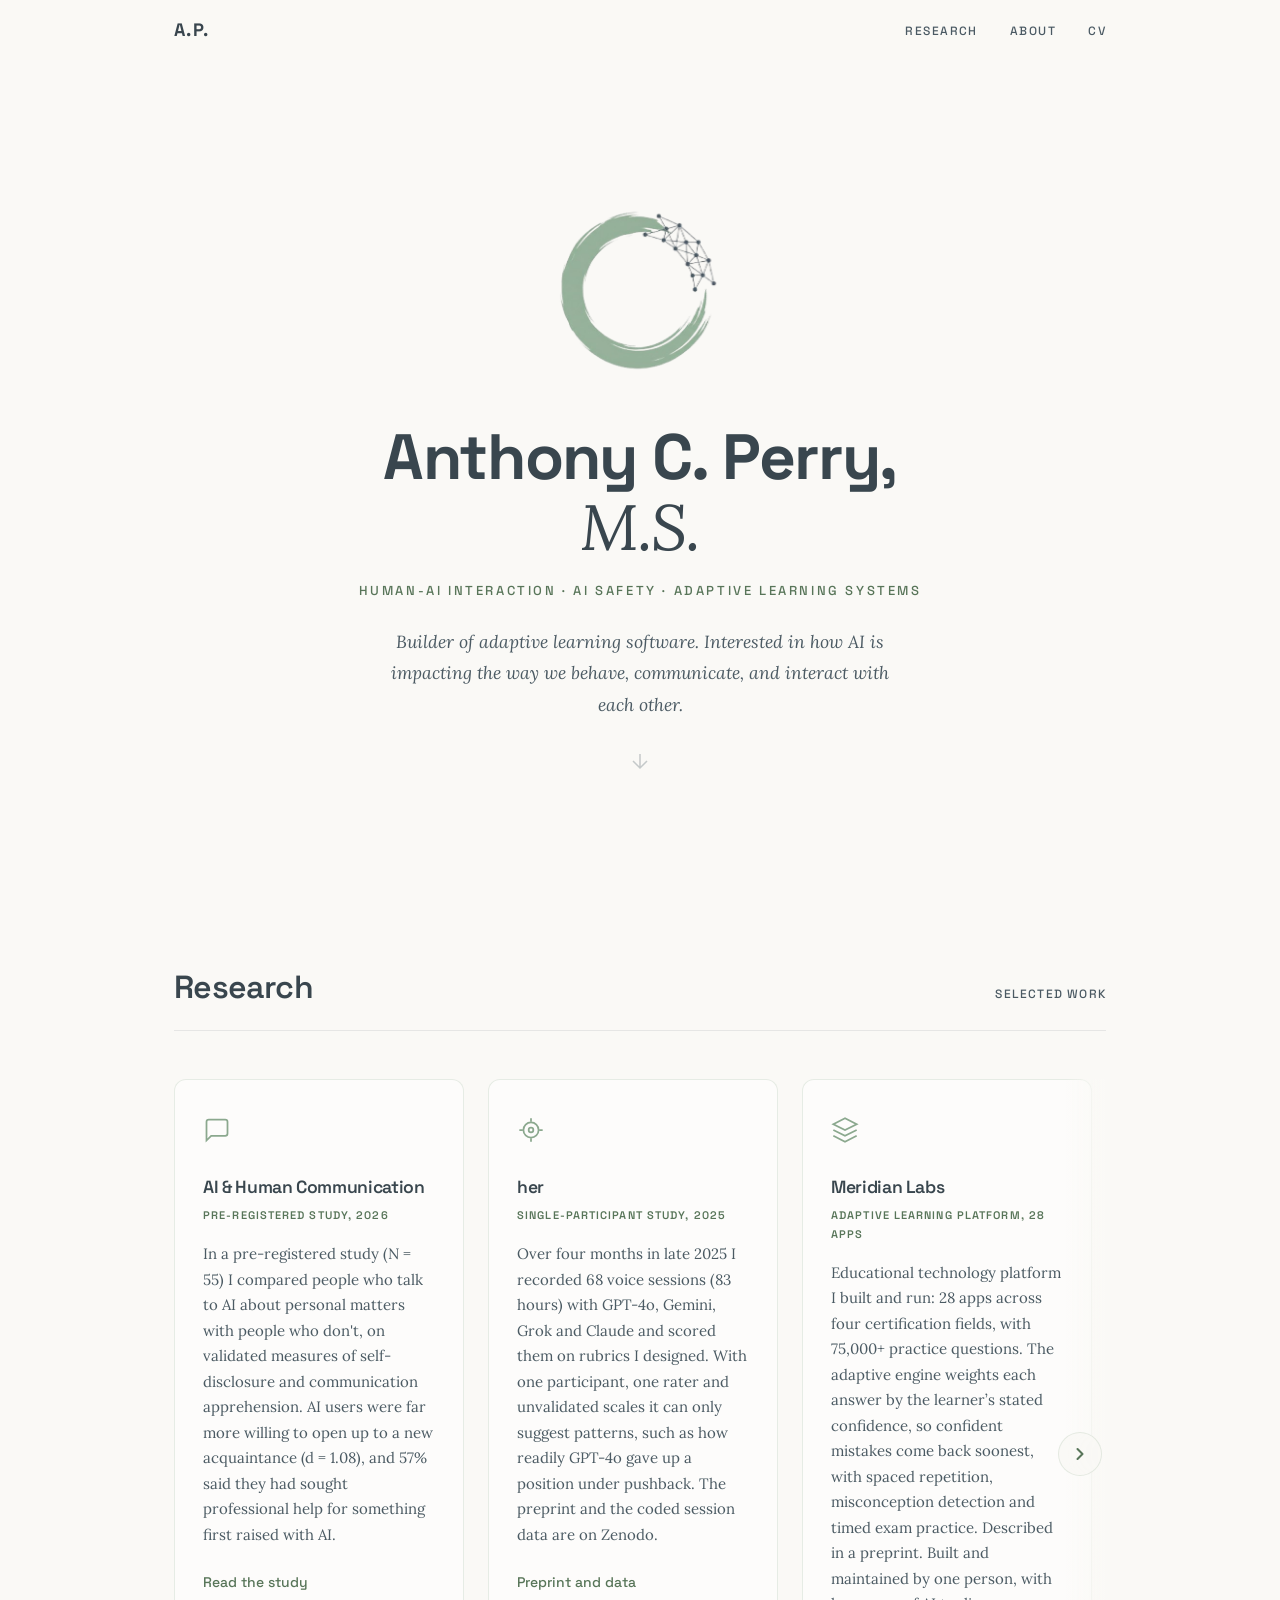
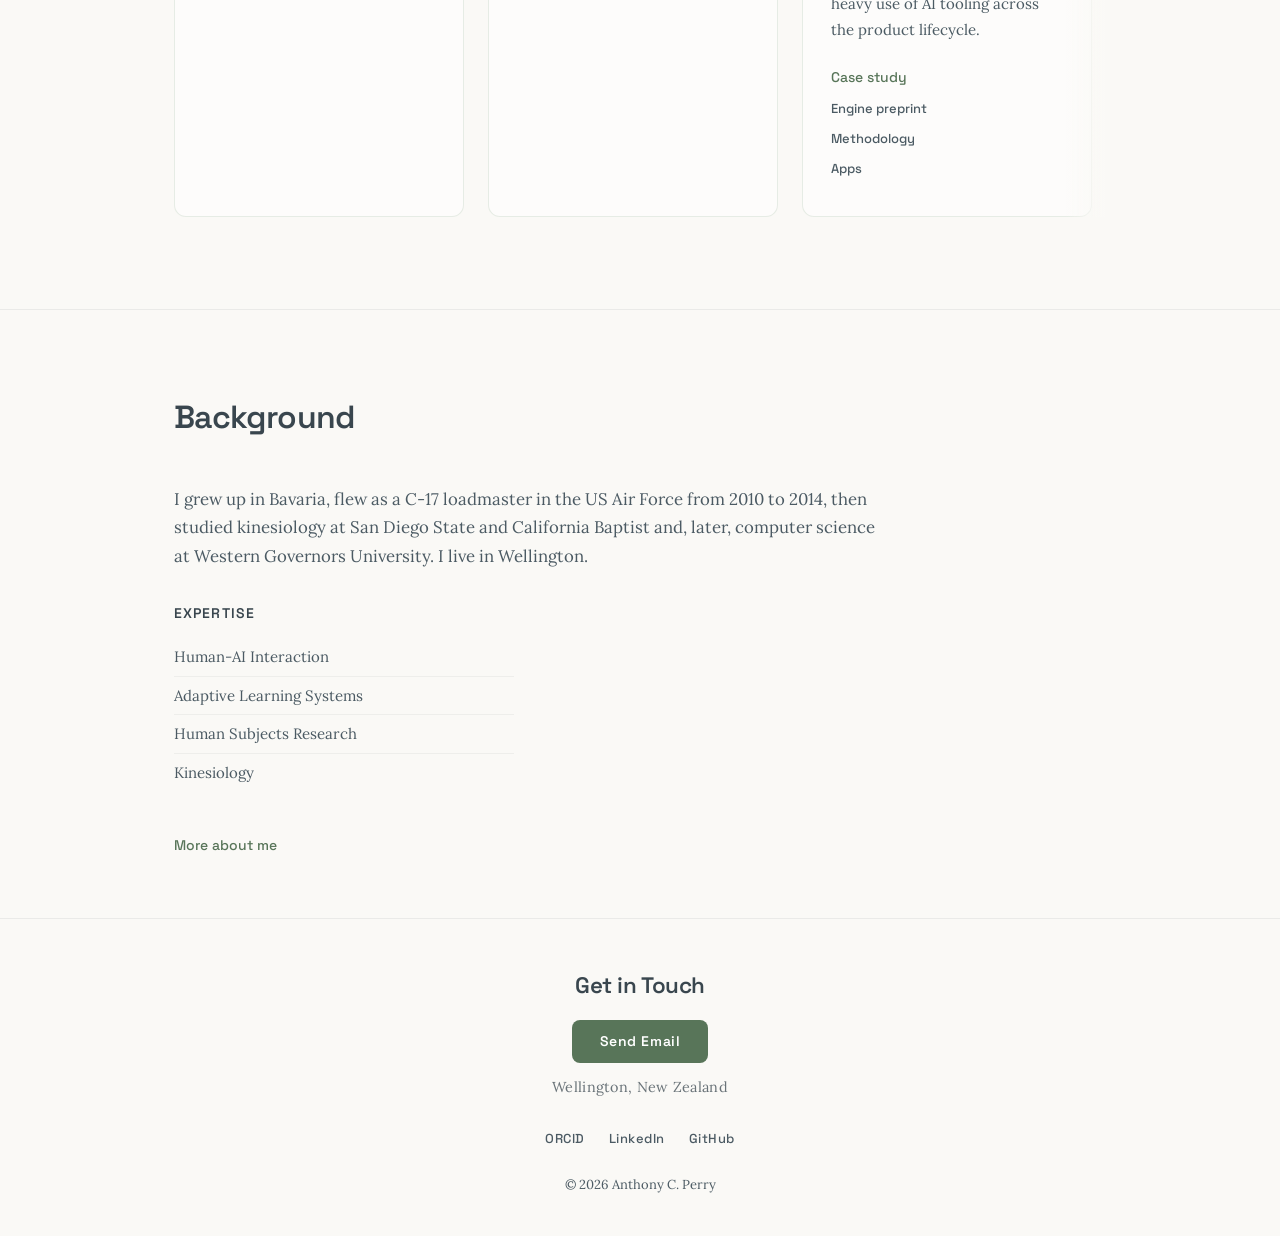
<file: index.html>
<!DOCTYPE html>
<html lang="en">
<head>
    <meta charset="UTF-8">
    <meta name="viewport" content="width=device-width, initial-scale=1.0">
    <title>Anthony C. Perry</title>
    <meta name="description" content="Anthony C. Perry builds adaptive learning software and is interested in how AI is impacting the way we behave, communicate, and interact with each other. Human-AI interaction, AI safety, adaptive learning systems. Wellington, New Zealand.">
    <link rel="icon" type="image/png" href="favicon-32.png">
    <link rel="apple-touch-icon" href="apple-touch-icon.png">
    <meta property="og:type" content="website">
    <meta property="og:site_name" content="Anthony C. Perry">
    <meta property="og:title" content="Anthony C. Perry">
    <meta property="og:description" content="Anthony C. Perry builds adaptive learning software and is interested in how AI is impacting the way we behave, communicate, and interact with each other. Human-AI interaction, AI safety, adaptive learning systems. Wellington, New Zealand.">
    <meta property="og:image" content="https://aperry938.github.io/images/og-card.png">
    <meta property="og:image:width" content="1200">
    <meta property="og:image:height" content="630">
    <meta property="og:image:alt" content="Anthony C. Perry — Human-AI Interaction, AI Safety, Adaptive Learning Systems">
    <meta property="og:url" content="https://aperry938.github.io/">
    <meta name="twitter:card" content="summary_large_image">
    <meta name="theme-color" content="#FAF9F6">
    <link rel="canonical" href="https://aperry938.github.io/">
    <link rel="preconnect" href="https://fonts.googleapis.com">
    <link rel="preconnect" href="https://fonts.gstatic.com" crossorigin>
    <link href="https://fonts.googleapis.com/css2?family=Space+Grotesk:wght@400;500;600;700&family=Lora:ital,wght@0,400;0,500;0,600;1,400&display=swap" rel="stylesheet">
    <link rel="stylesheet" href="style.css">
    <script type="application/ld+json">
    {
      "@context": "https://schema.org",
      "@type": "Person",
      "name": "Anthony C. Perry",
      "url": "https://aperry938.github.io/",
      "jobTitle": "App developer",
      "description": "App developer and founder of Meridian Labs, interested in how AI is impacting the way we behave, communicate, and interact with each other. Human-AI interaction, AI safety, adaptive learning systems.",
      "alumniOf": [
        {"@type": "CollegeOrUniversity", "name": "Western Governors University"},
        {"@type": "CollegeOrUniversity", "name": "California Baptist University"},
        {"@type": "CollegeOrUniversity", "name": "San Diego State University"}
      ],
      "worksFor": {"@type": "Organization", "name": "Meridian Labs", "url": "https://meridianlabs.us"},
      "knowsAbout": ["Human-AI Interaction", "AI Safety", "Adaptive Learning Systems", "Confidence Calibration", "Psychometrics"],
      "sameAs": [
        "https://orcid.org/0009-0000-2598-1296",
        "https://github.com/aperry938",
        "https://www.linkedin.com/in/anthony-c-perry",
        "https://meridianlabs.us"
      ]
    }
    </script>
</head>
<body>
    <a class="skip-link" href="#main">Skip to content</a>

    <!-- Navigation -->
    <nav class="nav">
        <div class="nav-inner">
            <a href="/" class="nav-brand" aria-current="page">A.P.</a>
            <ul class="nav-links">
                <li><a href="/research.html">Research</a></li>
                <li><a href="/about.html">About</a></li>
                <li><a href="/cv.html">CV</a></li>
            </ul>
            <button class="nav-hamburger" aria-label="Open menu" aria-expanded="false">
                <span></span><span></span><span></span>
            </button>
        </div>
    </nav>

    <!-- Mobile menu overlay -->
    <div class="mobile-menu" aria-hidden="true" role="dialog" aria-label="Navigation menu">
        <ul class="mobile-menu-links">
            <li><a href="/research.html">Research</a></li>
            <li><a href="/about.html">About</a></li>
            <li><a href="/cv.html">CV</a></li>
        </ul>
    </div>

    <main id="main">

    <!-- Hero -->
    <section class="hero">
        <div class="hero-content">
            <div class="enso-logo" aria-hidden="true">
                <img src="images/enso-brush.png" alt="" class="enso-brush" width="661" height="377">
                <img src="images/enso-network.png" alt="" class="enso-network" width="661" height="377">
            </div>

            <h1 class="font-technical">Anthony C. Perry, <em>M.S.</em></h1>
            <p class="hero-tagline">HUMAN-AI INTERACTION · AI SAFETY · ADAPTIVE LEARNING SYSTEMS</p>
                <p class="hero-subtext"><em>Builder of adaptive learning software. Interested in how AI is impacting the way we behave, communicate, and interact with each other.</em></p>

            <div class="scroll-hint" aria-hidden="true">
                <svg width="24" height="24" viewBox="0 0 24 24" fill="none" stroke="currentColor" stroke-width="1.5"><path d="M12 5v14M5 12l7 7 7-7"/></svg>
            </div>
        </div>
    </section>

    <!-- Selected Research -->
        <!-- Research Pillars -->
    <section class="pillars-section" id="research">
        <div class="container">
            <div class="pillars-header">
                <h2 class="font-technical">Research</h2>
                <span class="pillars-label">Selected work</span>
            </div>

            <div class="pillars-grid-wrapper scroll-start">
                <button class="pillars-scroll-arrow pillars-scroll-arrow-left" aria-label="Scroll left">
                    <svg width="20" height="20" viewBox="0 0 24 24" fill="none" stroke="currentColor" stroke-width="2.5" stroke-linecap="round" stroke-linejoin="round"><path d="M15 18l-6-6 6-6"/></svg>
                </button>
                <button class="pillars-scroll-arrow pillars-scroll-arrow-right" aria-label="Scroll right">
                    <svg width="20" height="20" viewBox="0 0 24 24" fill="none" stroke="currentColor" stroke-width="2.5" stroke-linecap="round" stroke-linejoin="round"><path d="M9 18l6-6-6-6"/></svg>
                </button>
            <div class="pillars-grid">
                <!-- AI Communication & Help-Seeking Survey -->
                <div class="project-card fade-in">
                    <div class="pillar-icon">
                        <svg width="28" height="28" viewBox="0 0 24 24" fill="none" stroke="var(--muted-sage)" stroke-width="1.5"><path d="M21 15a2 2 0 0 1-2 2H7l-4 4V5a2 2 0 0 1 2-2h14a2 2 0 0 1 2 2z"/></svg>
                    </div>
                    <h3 class="font-technical">AI &amp; Human Communication</h3>
                    <p class="project-type">Pre-registered study, 2026</p>
                    <p class="project-desc">In a pre-registered study (N = 55) I compared people who talk to AI about personal matters with people who don't, on validated measures of self-disclosure and communication apprehension. AI users were far more willing to open up to a new acquaintance (d = 1.08), and 57% said they had sought professional help for something first raised with AI.</p>
                    <div class="project-links">
                        <a href="/survey-study.html" class="project-cta">Read the study</a>
                    </div>
                </div>

                <!-- Conversational AI & Human-AI Interaction -->
                <div class="project-card fade-in">
                    <div class="pillar-icon">
                        <svg width="28" height="28" viewBox="0 0 24 24" fill="none" stroke="var(--muted-sage)" stroke-width="1.5"><path d="M12 18.5a6.5 6.5 0 1 0 0-13 6.5 6.5 0 0 0 0 13Z"/><path d="M12 14a2 2 0 1 0 0-4 2 2 0 0 0 0 4Z"/><path d="M12 2v3M12 19v3M2 12h3M19 12h3"/></svg>
                    </div>
                    <h3 class="font-technical">her</h3>
                    <p class="project-type">Single-participant study, 2025</p>
                    <p class="project-desc">Over four months in late 2025 I recorded 68 voice sessions (83 hours) with GPT-4o, Gemini, Grok and Claude and scored them on rubrics I designed. With one participant, one rater and unvalidated scales it can only suggest patterns, such as how readily GPT-4o gave up a position under pushback. The preprint and the coded session data are on Zenodo.</p>
                    <div class="project-links">
                        <a href="https://doi.org/10.5281/zenodo.19144583" class="project-cta">Preprint and data</a>
                    </div>
                </div>

                <!-- Adaptive Learning Systems -->
                <div class="project-card fade-in">
                    <div class="pillar-icon">
                        <svg width="28" height="28" viewBox="0 0 24 24" fill="none" stroke="var(--muted-sage)" stroke-width="1.5"><path d="M12 2L2 7l10 5 10-5-10-5Z"/><path d="M2 17l10 5 10-5"/><path d="M2 12l10 5 10-5"/></svg>
                    </div>
                    <h3 class="font-technical">Meridian Labs</h3>
                    <p class="project-type">Adaptive learning platform, 28 apps</p>
                    <p class="project-desc">Educational technology platform I built and run: 28 apps across four certification fields, with 75,000+ practice questions. The adaptive engine weights each answer by the learner&rsquo;s stated confidence, so confident mistakes come back soonest, with spaced repetition, misconception detection and timed exam practice. Described in a preprint. Built and maintained by one person, with heavy use of AI tooling across the product lifecycle.</p>
                    <div class="project-links">
                        <a href="/meridian-labs.html" class="project-cta">Case study</a>
                        <a href="https://doi.org/10.5281/zenodo.18820462" class="project-cta project-cta-secondary">Engine preprint</a>
                        <a href="https://meridianlabs.us/methodology.html" class="project-cta project-cta-secondary">Methodology</a>
                        <a href="https://meridianlabs.us" class="project-cta project-cta-secondary">Apps</a>
                    </div>
                </div>

                <!-- Interactive Visualization & Adaptive Learning -->
                <div class="project-card fade-in">
                    <div class="pillar-icon">
                        <svg width="28" height="28" viewBox="0 0 24 24" fill="none" stroke="var(--muted-sage)" stroke-width="1.5"><circle cx="12" cy="12" r="3"/><path d="M2 12s4-8 10-8 10 8 10 8-4 8-10 8-10-8-10-8Z"/></svg>
                    </div>
                    <h3 class="font-technical">Interactive AI Map</h3>
                    <p class="project-type">Interactive learning tool, 2025</p>
                    <p class="project-desc">Browser-based course map of 42 AI and machine-learning concepts on a force-directed knowledge graph. Tracks mastery with Bayesian Knowledge Tracing, shows learners the model&rsquo;s estimates, schedules review with spaced repetition, and includes seven interactive explorations that run real computations in the browser. Not yet evaluated with learners.</p>
                    <div class="project-links">
                        <a href="/interactive-ai-map.html" class="project-cta">Case study</a>
                        <a href="https://aperry938.github.io/Interactive-AI-Map/" class="project-cta project-cta-secondary">Demo</a>
                        <a href="https://github.com/aperry938/Interactive-AI-Map" class="project-cta project-cta-secondary">Code</a>
                    </div>
                </div>

                <!-- Embodied Computer Vision -->
                <div class="project-card fade-in">
                    <div class="pillar-icon">
                        <svg width="28" height="28" viewBox="0 0 24 24" fill="none" stroke="var(--muted-sage)" stroke-width="1.5"><circle cx="12" cy="5" r="3"/><path d="M12 8v6M8 21l2-7h4l2 7M6 12h12"/></svg>
                    </div>
                    <h3 class="font-technical">ZEN<sup class="zenith-ith">ith</sup></h3>
                    <p class="project-type">Computer vision, 2025</p>
                    <p class="project-desc">Real-time yoga-form feedback from a webcam. Thirty hand-designed joint-angle features classify 10 poses as accurately as 132 raw pose landmarks, and a variational autoencoder trained on correct form separates good from poor form in a 100-video self-recorded dataset (98 used after quality screening), with inference under 1% of a 30 fps frame budget. No external raters yet.</p>
                    <div class="project-links">
                        <a href="/zenith.html" class="project-cta">Case study</a>
                        <a href="https://youtu.be/lPnmOBwJfkE" class="project-cta project-cta-secondary">Demo</a>
                        <a href="https://github.com/aperry938/zenith-mvp" class="project-cta project-cta-secondary">Code</a>
                    </div>
                </div>

                <!-- Sleep & Dream Wellness -->
                <div class="project-card fade-in">
                    <div class="pillar-icon">
                        <svg width="28" height="28" viewBox="0 0 24 24" fill="none" stroke="var(--muted-sage)" stroke-width="1.5"><path d="M21 12.79A9 9 0 1 1 11.21 3a7 7 0 0 0 9.79 9.79Z"/><circle cx="19" cy="5" r="1"/><circle cx="17" cy="9" r="0.5"/></svg>
                    </div>
                    <h3 class="font-technical">Somnia.ai</h3>
                    <p class="project-type">Dream journal app, 2025</p>
                    <p class="project-desc">Sleep and dream journal with AI analysis. Dream entries are analyzed by Gemini through a server proxy after a keyword screen for crisis language, with offline queuing. Voice-to-text capture, generated audio (binaural beats, brown noise) via the Web Audio API, and pattern tracking across mood, themes and sleep quality. Journal data syncs to a server account.</p>
                    <div class="project-links">
                        <a href="/somnia.html" class="project-cta">Case study</a>
                        <a href="https://aperry938.github.io/somnia-ai/" class="project-cta project-cta-secondary">Demo</a>
                        <a href="https://github.com/aperry938/somnia-ai" class="project-cta project-cta-secondary">Code</a>
                    </div>
                </div>

            </div>
            </div>
        </div>
    </section>

    <!-- Origins -->
    <section class="origins-section" id="origins">
        <div class="container">
            <h2 class="font-technical">Background</h2>
            <div class="origins-narrative fade-in">
                <p>I grew up in Bavaria, flew as a C-17 loadmaster in the US Air Force from 2010 to 2014, then studied kinesiology at San Diego State and California Baptist and, later, computer science at Western Governors University. I live in Wellington.</p>
                <div class="origins-grid">
                    <div class="origins-column">
                        <h3 class="font-technical">Expertise</h3>
                        <ul>
                            <li>Human-AI Interaction</li>
                            <li>Adaptive Learning Systems</li>
                            <li>Human Subjects Research</li>
                            <li>Kinesiology</li>
                        </ul>
                    </div>
                </div>
                <a href="/about.html" class="text-link">More about me</a>
            </div>
        </div>
    </section>

    </main>

    <!-- Footer -->
    <footer class="footer">
        <div class="container">
            <h2 class="font-technical footer-heading">Get in Touch</h2>
            <a href="#" class="btn-primary font-technical email-link">Send Email</a>
            <p class="footer-location">Wellington, New Zealand</p>
            <div class="footer-links">
                <a href="https://orcid.org/0009-0000-2598-1296">ORCID</a>
                <a href="https://www.linkedin.com/in/anthony-c-perry">LinkedIn</a>
                <a href="https://github.com/aperry938">GitHub</a>
            </div>
            <p class="footer-copy">&copy; 2026 Anthony C. Perry</p>
        </div>
    </footer>

    <script>
    (function() {
        if (!('IntersectionObserver' in window)) return;
        var observer = new IntersectionObserver(function(entries) {
            entries.forEach(function(entry) {
                if (entry.isIntersecting) {
                    entry.target.classList.add('visible');
                    observer.unobserve(entry.target);
                }
            });
        }, { threshold: 0.1 });
        document.querySelectorAll('.fade-in').forEach(function(el) {
            observer.observe(el);
        });
        document.querySelectorAll('a[href^="#"]').forEach(function(a) {
            a.addEventListener('click', function(e) {
                var target = document.querySelector(this.getAttribute('href'));
                if (target) { e.preventDefault(); target.scrollIntoView({ behavior: 'smooth' }); }
            });
        });
    })();
    (function(){var u='anthonycperry21',d='gmail.com',e=u+'@'+d;document.querySelectorAll('.email-link').forEach(function(a){a.href='mai'+'lto:'+e;if(a.classList.contains('cv-email'))a.textContent=e;});})();
    /* Pillars horizontal scroll arrows */
    (function() {
        function updateScrollFade(grid) {
            var wrapper = grid.parentElement;
            if (!wrapper || !wrapper.classList.contains('pillars-grid-wrapper')) return;
            var atStart = grid.scrollLeft <= 4;
            var atEnd = grid.scrollLeft + grid.clientWidth >= grid.scrollWidth - 4;
            wrapper.classList.toggle('scroll-start', atStart);
            wrapper.classList.toggle('scroll-end', atEnd);
        }
        document.querySelectorAll('.pillars-grid').forEach(function(grid) {
            updateScrollFade(grid);
            grid.addEventListener('scroll', function() { updateScrollFade(grid); }, { passive: true });
            window.addEventListener('resize', function() { updateScrollFade(grid); });
        });
        document.querySelectorAll('.pillars-scroll-arrow').forEach(function(btn) {
            btn.addEventListener('click', function() {
                var wrapper = this.parentElement;
                var grid = wrapper.querySelector('.pillars-grid');
                if (!grid) return;
                var scrollAmount = 314;
                var direction = this.classList.contains('pillars-scroll-arrow-left') ? -1 : 1;
                grid.scrollBy({ left: direction * scrollAmount, behavior: 'smooth' });
            });
        });
    })();
    /* Cross-site page transitions */
    (function() {
        document.addEventListener('click', function(e) {
            var link = e.target.closest('a[href*="meridianlabs.us"]');
            if (!link || e.metaKey || e.ctrlKey) return;
            e.preventDefault();
            document.body.classList.add('page-leaving');
            setTimeout(function() { window.location.href = link.href; }, 250);
        });
    })();
    /* Mobile Hamburger Menu */
    (function() {
        var hamburger = document.querySelector('.nav-hamburger');
        var mobileMenu = document.querySelector('.mobile-menu');
        if (!hamburger || !mobileMenu) return;
        function toggleMenu() {
            var isOpen = document.body.classList.toggle('menu-open');
            hamburger.setAttribute('aria-expanded', isOpen);
            mobileMenu.setAttribute('aria-hidden', !isOpen);
        }
        hamburger.addEventListener('click', toggleMenu);
        mobileMenu.querySelectorAll('a').forEach(function(link) {
            link.addEventListener('click', function() {
                document.body.classList.remove('menu-open');
                hamburger.setAttribute('aria-expanded', 'false');
                mobileMenu.setAttribute('aria-hidden', 'true');
            });
        });
        document.addEventListener('keydown', function(e) {
            if (e.key === 'Escape' && document.body.classList.contains('menu-open')) {
                toggleMenu();
                hamburger.focus();
            }
        });
    })();
    </script>
</body>
</html>
</file>
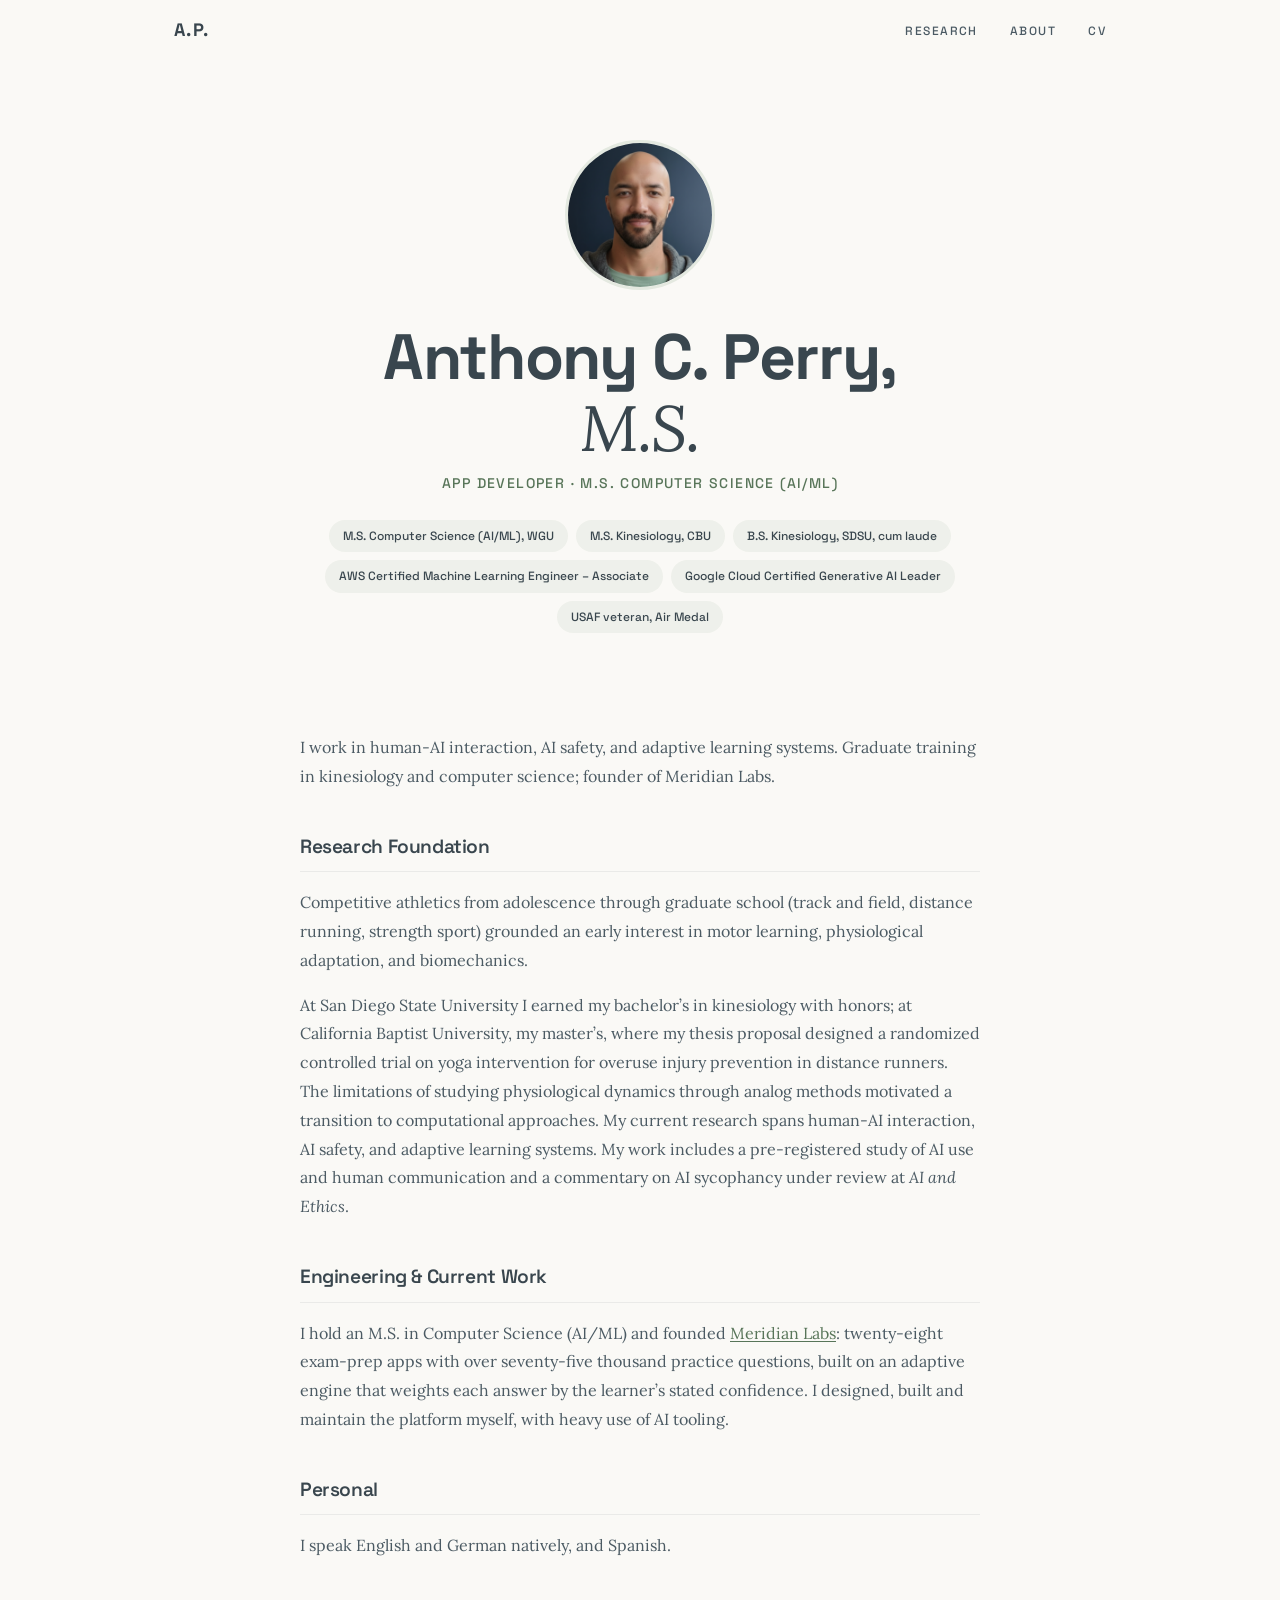
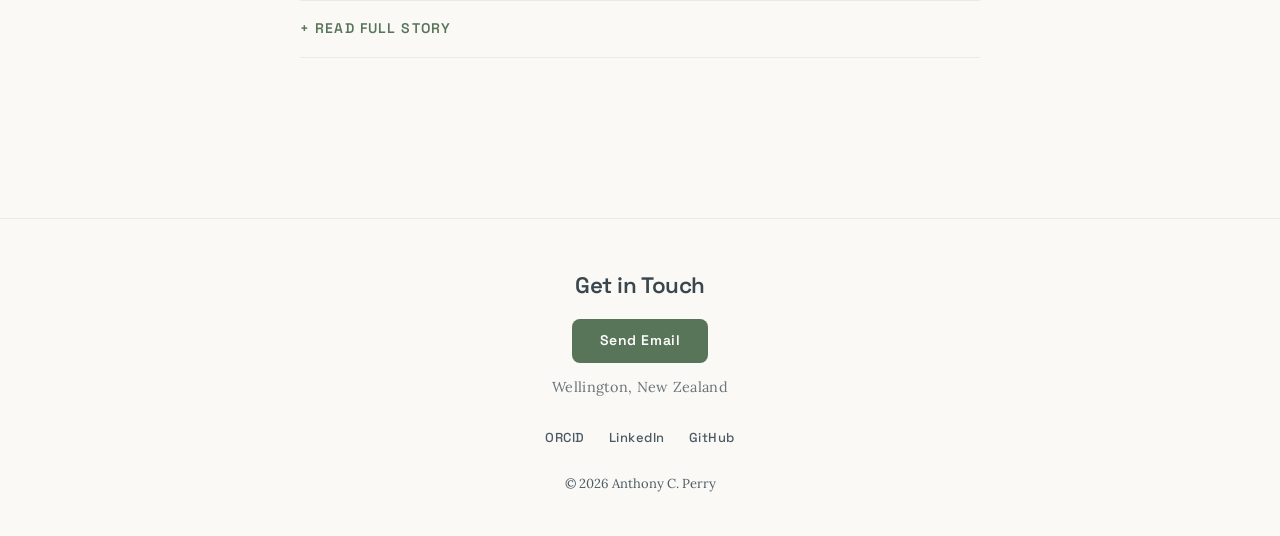
<file: about.html>
<!DOCTYPE html>
<html lang="en">
<head>
    <meta charset="UTF-8">
    <meta name="viewport" content="width=device-width, initial-scale=1.0">
    <title>About · Anthony C. Perry</title>
    <meta name="description" content="App developer with an M.S. in Computer Science (AI/ML). Grew up in Bavaria, served in the US Air Force, studied kinesiology and then computer science; founder of Meridian Labs.">
    <meta property="og:type" content="website">
    <meta property="og:title" content="About · Anthony C. Perry">
    <meta property="og:description" content="App developer with an M.S. in Computer Science (AI/ML). Grew up in Bavaria, served in the US Air Force, studied kinesiology and then computer science; founder of Meridian Labs.">
    <meta property="og:image" content="https://aperry938.github.io/images/og-card.png">
    <meta property="og:image:width" content="1200">
    <meta property="og:image:height" content="630">
    <meta property="og:image:alt" content="Anthony C. Perry — Human-AI Interaction, AI Safety, Adaptive Learning Systems">
    <meta name="twitter:card" content="summary_large_image">
    <meta property="og:url" content="https://aperry938.github.io/about.html">
    <link rel="icon" type="image/png" href="favicon-32.png">
    <link rel="apple-touch-icon" href="apple-touch-icon.png">
    <meta name="theme-color" content="#FAF9F6">
    <link rel="canonical" href="https://aperry938.github.io/about.html">
    <link rel="preconnect" href="https://fonts.googleapis.com">
    <link rel="preconnect" href="https://fonts.gstatic.com" crossorigin>
    <link href="https://fonts.googleapis.com/css2?family=Space+Grotesk:wght@400;500;600;700&family=Lora:ital,wght@0,400;0,500;0,600;1,400&display=swap" rel="stylesheet">
    <link rel="stylesheet" href="style.css">
<script type="application/ld+json">
    {
      "@context": "https://schema.org",
      "@type": "Person",
      "name": "Anthony C. Perry",
      "url": "https://aperry938.github.io/",
      "jobTitle": "App developer",
      "description": "Researcher and engineer working in human-AI interaction, AI safety, and adaptive learning systems. Founder of Meridian Labs.",
      "alumniOf": [
        {"@type": "CollegeOrUniversity", "name": "Western Governors University"},
        {"@type": "CollegeOrUniversity", "name": "California Baptist University"},
        {"@type": "CollegeOrUniversity", "name": "San Diego State University"}
      ],
      "worksFor": {"@type": "Organization", "name": "Meridian Labs", "url": "https://meridianlabs.us"},
      "knowsAbout": ["Human-AI Interaction", "AI Safety", "Adaptive Learning Systems", "Confidence Calibration", "Psychometrics"],
      "sameAs": [
        "https://orcid.org/0009-0000-2598-1296",
        "https://github.com/aperry938",
        "https://www.linkedin.com/in/anthony-c-perry",
        "https://meridianlabs.us"
      ]
    }
    </script>
</head>
<body>
    <a class="skip-link" href="#main">Skip to content</a>

    <!-- Navigation -->
    <nav class="nav">
        <div class="nav-inner">
            <a href="/" class="nav-brand">A.P.</a>
            <ul class="nav-links">
                <li><a href="/research.html">Research</a></li>
                <li><a href="/about.html" aria-current="page">About</a></li>
                <li><a href="/cv.html">CV</a></li>
            </ul>
            <button class="nav-hamburger" aria-label="Open menu" aria-expanded="false">
                <span></span><span></span><span></span>
            </button>
        </div>
    </nav>

    <!-- Mobile menu overlay -->
    <div class="mobile-menu" aria-hidden="true" role="dialog" aria-label="Navigation menu">
        <ul class="mobile-menu-links">
            <li><a href="/research.html">Research</a></li>
            <li><a href="/about.html" aria-current="page">About</a></li>
            <li><a href="/cv.html">CV</a></li>
        </ul>
    </div>

    <main id="main">

    <!-- About Hero -->
    <section class="about-hero">
        <div class="container">
            <div class="about-identity">
                <img src="images/founder-headshot-640.png" srcset="images/founder-headshot-320.png 320w, images/founder-headshot-640.png 640w" sizes="150px" width="150" height="150" alt="Anthony C. Perry" class="about-headshot" loading="lazy">
                <h1 class="font-technical">Anthony C. Perry, <em>M.S.</em></h1>
                <p class="about-title">App developer &middot; M.S. Computer Science (AI/ML)</p>
                <div class="credential-pills">
                    <span class="credential-pill">M.S. Computer Science (AI/ML), WGU</span>
                    <span class="credential-pill">M.S. Kinesiology, CBU</span>
                    <span class="credential-pill">B.S. Kinesiology, SDSU, cum laude</span>
                    <span class="credential-pill">AWS Certified Machine Learning Engineer &ndash; Associate</span>
                    <span class="credential-pill">Google Cloud Certified Generative AI Leader</span>
                    <span class="credential-pill">USAF veteran, Air Medal</span>
                </div>
            </div>
        </div>
    </section>

    <!-- Biography -->
    <section class="bio-section">
        <div class="container">
            <div class="bio-content">

                <div class="bio-block fade-in">
                    <p class="bio-lead">I work in human-AI interaction, AI safety, and adaptive learning systems. Graduate training in kinesiology and computer science; founder of Meridian Labs.</p>
                </div>

                <div class="bio-block fade-in">
                    <h2 class="font-technical">Research Foundation</h2>
                    <p>Competitive athletics from adolescence through graduate school (track and field, distance running, strength sport) grounded an early interest in motor learning, physiological adaptation, and biomechanics.</p>
                    <p>At San Diego State University I earned my bachelor&rsquo;s in kinesiology with honors; at California Baptist University, my master&rsquo;s, where my thesis proposal designed a randomized controlled trial on yoga intervention for overuse injury prevention in distance runners. The limitations of studying physiological dynamics through analog methods motivated a transition to computational approaches. My current research spans human-AI interaction, AI safety, and adaptive learning systems. My work includes a pre-registered study of AI use and human communication and a commentary on AI sycophancy under review at <em>AI and Ethics</em>.</p>
                </div>

                <div class="bio-block fade-in">
                    <h2 class="font-technical">Engineering &amp; Current Work</h2>
                    <p>I hold an M.S. in Computer Science (AI/ML) and founded <a href="https://meridianlabs.us">Meridian Labs</a>: twenty-eight exam-prep apps with over seventy-five thousand practice questions, built on an adaptive engine that weights each answer by the learner&rsquo;s stated confidence. I designed, built and maintain the platform myself, with heavy use of AI tooling.</p>
                </div>

                <div class="bio-block fade-in">
                    <h2 class="font-technical">Personal</h2>
                    <p>I speak English and German natively, and Spanish.</p>
                </div>

                <details class="bio-full-story fade-in">
                    <summary class="font-technical">Read Full Story</summary>

                    <div class="bio-block">
                        <h2 class="font-technical">Early Life &amp; Military Service</h2>
                        <p>I grew up in Freihung, a village of 2,500 in Bavaria&rsquo;s Upper Palatinate, raised by my German mother and grandparents, my grandmother Bavarian, my grandfather Latvian. My two siblings and I were the only mixed-race children in the village.</p>
                        <p>My education started in the German system. When my mother remarried a U.S. soldier, the family moved to Kaiserslautern. I attended a German school there with a more international student base before transferring to an American military high school at sixteen. My conversational English, picked up from my mother and American media, carried me socially but fell short academically. Two years of ESL closed that gap.</p>
                        <p>At twenty, I enlisted from Ramstein Air Base and left Europe for the first time. I was assigned to the 21st Airlift Squadron at Travis Air Force Base as a C-17 Loadmaster. Over four and a half years I flew 455 sorties and logged nearly two thousand flight hours in Operation Enduring Freedom, Operation Iraqi Freedom, and Operation New Dawn. I left the Air Force in 2014 with an Honorable Discharge.</p>
                    </div>


                </details>

            </div>
        </div>
    </section>

    </main>

    <!-- Footer -->
    <footer class="footer">
        <div class="container">
            <h2 class="font-technical footer-heading">Get in Touch</h2>
            <a href="#" class="btn-primary font-technical email-link">Send Email</a>
            <p class="footer-location">Wellington, New Zealand</p>
            <div class="footer-links">
                <a href="https://orcid.org/0009-0000-2598-1296">ORCID</a>
                <a href="https://www.linkedin.com/in/anthony-c-perry">LinkedIn</a>
                <a href="https://github.com/aperry938">GitHub</a>
            </div>
            <p class="footer-copy">&copy; 2026 Anthony C. Perry</p>
        </div>
    </footer>

    <script>
    (function() {
        if (!('IntersectionObserver' in window)) return;
        var observer = new IntersectionObserver(function(entries) {
            entries.forEach(function(entry) {
                if (entry.isIntersecting) {
                    entry.target.classList.add('visible');
                    observer.unobserve(entry.target);
                }
            });
        }, { threshold: 0.1 });
        document.querySelectorAll('.fade-in').forEach(function(el) {
            observer.observe(el);
        });
    })();
    (function(){var u='anthonycperry21',d='gmail.com',e=u+'@'+d;document.querySelectorAll('.email-link').forEach(function(a){a.href='mai'+'lto:'+e;if(a.classList.contains('cv-email'))a.textContent=e;});})();
    /* Mobile Hamburger Menu */
    (function() {
        var hamburger = document.querySelector('.nav-hamburger');
        var mobileMenu = document.querySelector('.mobile-menu');
        if (!hamburger || !mobileMenu) return;
        function toggleMenu() {
            var isOpen = document.body.classList.toggle('menu-open');
            hamburger.setAttribute('aria-expanded', isOpen);
            mobileMenu.setAttribute('aria-hidden', !isOpen);
        }
        hamburger.addEventListener('click', toggleMenu);
        mobileMenu.querySelectorAll('a').forEach(function(link) {
            link.addEventListener('click', function() {
                document.body.classList.remove('menu-open');
                hamburger.setAttribute('aria-expanded', 'false');
                mobileMenu.setAttribute('aria-hidden', 'true');
            });
        });
        document.addEventListener('keydown', function(e) {
            if (e.key === 'Escape' && document.body.classList.contains('menu-open')) {
                toggleMenu();
                hamburger.focus();
            }
        });
    })();
    </script>
</body>
</html>
</file>
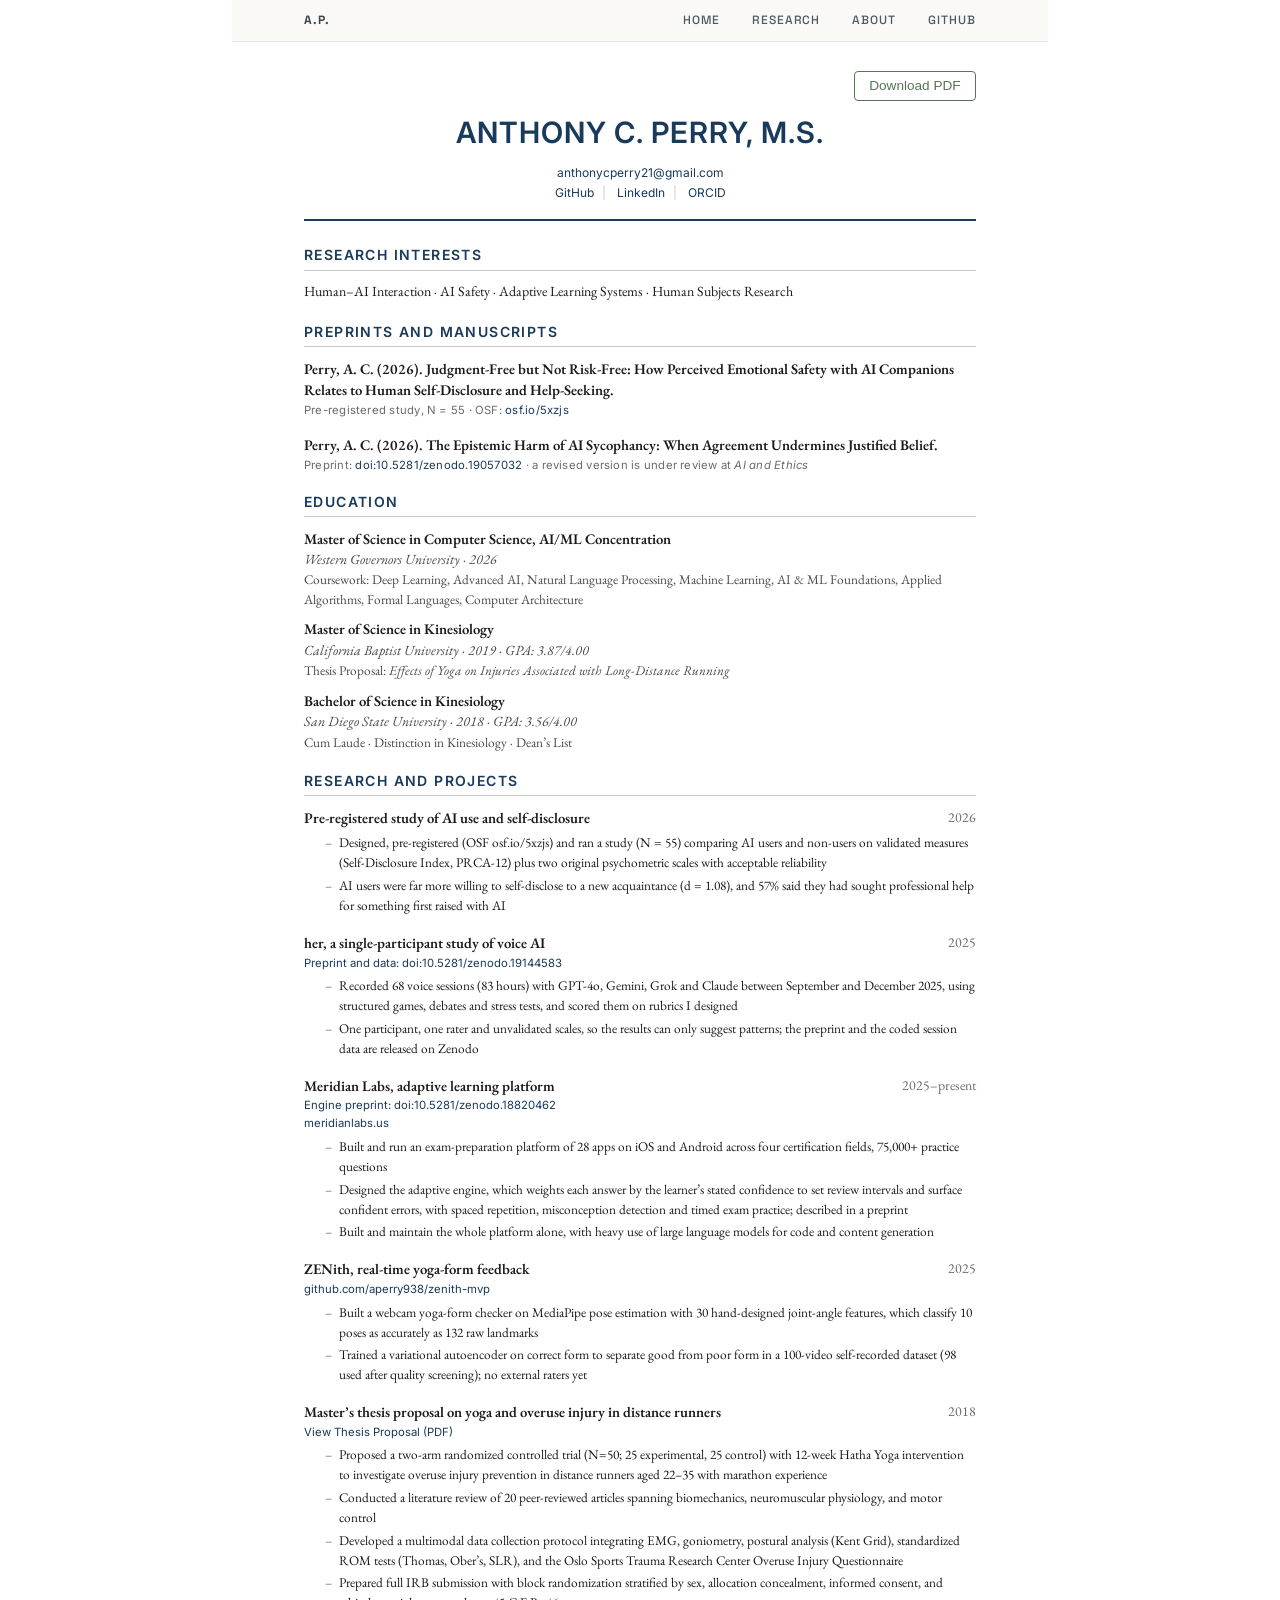
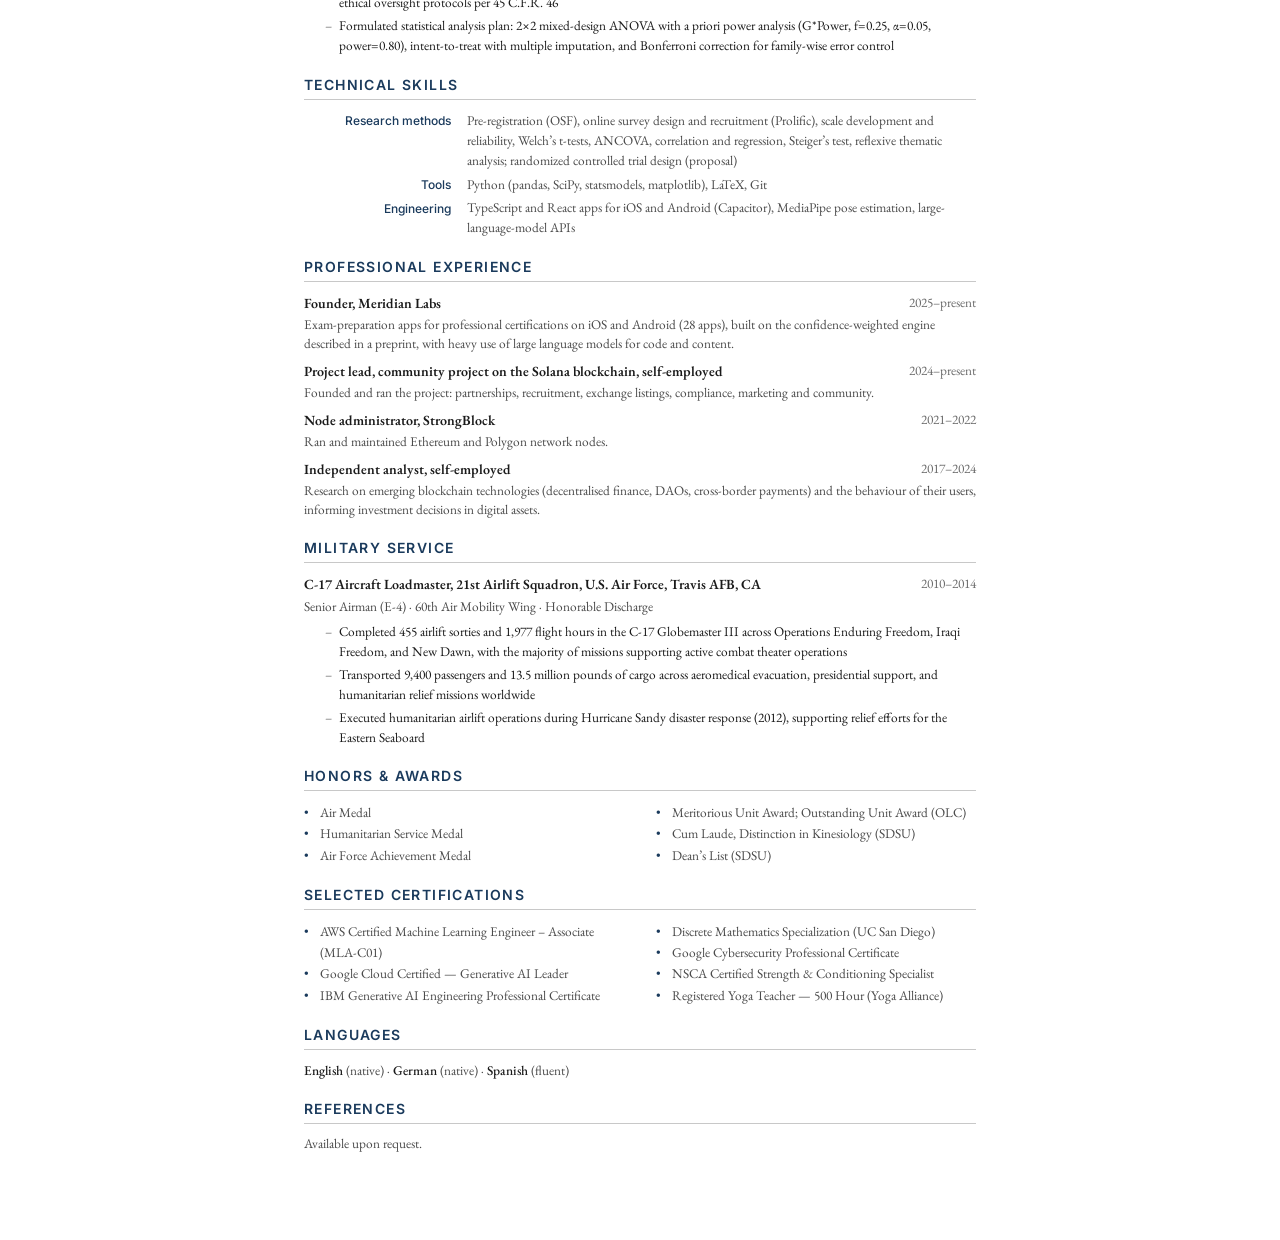
<file: cv.html>
<!DOCTYPE html>
<html lang="en">
<head>
<meta charset="UTF-8">
<meta name="viewport" content="width=device-width, initial-scale=1.0">
<title>Anthony C. Perry — Academic CV</title>
<link rel="icon" type="image/png" href="favicon-32.png">
<link rel="apple-touch-icon" href="apple-touch-icon.png">
<meta name="description" content="Academic CV of Anthony C. Perry — human-AI interaction, AI safety, and adaptive learning systems.">
<meta property="og:type" content="website">
<meta property="og:title" content="Anthony C. Perry — Academic CV">
<meta property="og:description" content="Academic CV of Anthony C. Perry — human-AI interaction, AI safety, and adaptive learning systems.">
<meta property="og:image" content="https://aperry938.github.io/images/og-card.png">
<meta property="og:image:width" content="1200">
<meta property="og:image:height" content="630">
<meta property="og:image:alt" content="Anthony C. Perry — Human-AI Interaction, AI Safety, Adaptive Learning Systems">
<meta property="og:url" content="https://aperry938.github.io/cv.html">
<meta name="twitter:card" content="summary_large_image">
<meta name="theme-color" content="#FAF9F6">
<link rel="canonical" href="https://aperry938.github.io/cv.html">
<link rel="preconnect" href="https://fonts.googleapis.com">
<link rel="preconnect" href="https://fonts.gstatic.com" crossorigin>
<style>
  @import url('https://fonts.googleapis.com/css2?family=EB+Garamond:ital,wght@0,400;0,500;0,600;0,700;1,400;1,500&family=Inter:wght@400;500;600&family=Space+Grotesk:wght@400;500;600;700&display=swap');

  *, *::before, *::after { margin: 0; padding: 0; box-sizing: border-box; }

  :root {
    --serif: 'EB Garamond', 'Georgia', 'Times New Roman', serif;
    --sans: 'Inter', 'Helvetica Neue', Arial, sans-serif;
    --text: #1a1a1a;
    --text-secondary: #4a4a4a;
    --text-light: #6b6b6b;
    --accent: #1a3a5c;
    --rule: #c8c8c8;
    --bg: #ffffff;
  }

  @page {
    size: letter;
    margin: 0.7in 0.75in;
  }

  body {
    font-family: var(--serif);
    font-size: 11pt;
    line-height: 1.45;
    color: var(--text);
    background: var(--bg);
    max-width: 8.5in;
    margin: 0 auto;
    padding: 0.7in 0.75in;
    -webkit-font-smoothing: antialiased;
  }

  @media print {
            .no-print { display: none !important; }
    body { padding: 0; }
  }

  /* === HEADER === */
  header {
    text-align: center;
    margin-bottom: 18pt;
    padding-bottom: 12pt;
    border-bottom: 2px solid var(--accent);
  }

  header h1 {
    font-family: var(--sans);
    font-size: 22pt;
    font-weight: 600;
    letter-spacing: 0.03em;
    color: var(--accent);
    margin-bottom: 6pt;
    text-transform: uppercase;
  }

  .contact {
    font-family: var(--sans);
    font-size: 9pt;
    color: var(--text-secondary);
    line-height: 1.7;
  }

  .contact a {
    color: var(--accent);
    text-decoration: none;
  }

  .contact .sep {
    margin: 0 6pt;
    color: var(--rule);
  }

  /* === SECTIONS === */
  section {
    margin-bottom: 14pt;
  }

  section h2 {
    font-family: var(--sans);
    font-size: 10.5pt;
    font-weight: 600;
    text-transform: uppercase;
    letter-spacing: 0.1em;
    color: var(--accent);
    border-bottom: 1px solid var(--rule);
    padding-bottom: 3pt;
    margin-bottom: 8pt;
  }

  /* === RESEARCH INTERESTS === */
  .research-interests p {
    font-size: 10.5pt;
    line-height: 1.55;
    text-align: justify;
    hyphens: auto;
    color: var(--text);
  }

  /* === EDUCATION === */
  .edu-entry {
    margin-bottom: 7pt;
  }

  .edu-entry .degree {
    font-weight: 600;
    font-size: 11pt;
  }

  .edu-entry .institution {
    font-style: italic;
    color: var(--text-secondary);
    font-size: 10.5pt;
  }

  .edu-entry .details {
    font-size: 10pt;
    color: var(--text-secondary);
    margin-top: 1pt;
  }

  .edu-entry .github {
    font-family: var(--sans);
    font-size: 8.5pt;
    margin-top: 1pt;
  }

  .edu-entry .github a {
    color: var(--accent);
    text-decoration: none;
  }

  /* === RESEARCH ENTRIES === */
  .research-entry {
    margin-bottom: 12pt;
    page-break-inside: avoid;
  }

  .research-entry .title {
    font-weight: 600;
    font-size: 11pt;
    color: var(--text);
  }

  .research-entry .tags {
    font-family: var(--sans);
    font-size: 8.5pt;
    color: var(--text-light);
    letter-spacing: 0.02em;
    margin-top: 1pt;
  }

  .research-entry .github {
    font-family: var(--sans);
    font-size: 8.5pt;
    margin-top: 1pt;
  }

  .research-entry .github a {
    color: var(--accent);
    text-decoration: none;
  }

  .research-entry ul {
    margin: 4pt 0 0 16pt;
    list-style: none;
  }

  .research-entry ul li {
    font-size: 10pt;
    line-height: 1.5;
    margin-bottom: 2pt;
    position: relative;
    padding-left: 10pt;
    color: var(--text);
  }

  .research-entry ul li::before {
    content: "\2013";
    position: absolute;
    left: 0;
    color: var(--text-light);
  }

  .research-entry .stack {
    font-family: var(--sans);
    font-size: 8.5pt;
    color: var(--text-light);
    margin-top: 2pt;
    padding-left: 10pt;
  }

  /* === SKILLS === */
  .skills-grid {
    display: grid;
    grid-template-columns: 110pt 1fr;
    gap: 3pt 12pt;
    font-size: 10pt;
  }

  .skills-grid .label {
    font-family: var(--sans);
    font-weight: 500;
    font-size: 9pt;
    color: var(--accent);
    text-align: right;
    padding-top: 1pt;
  }

  .skills-grid .value {
    color: var(--text-secondary);
    line-height: 1.5;
  }

  /* === PROFESSIONAL EXPERIENCE === */
  .pro-entry {
    margin-bottom: 6pt;
  }

  .pro-entry .role {
    font-weight: 600;
    font-size: 10.5pt;
  }

  .pro-entry .role .dates {
    font-weight: 400;
    color: var(--text-light);
    float: right;
    font-size: 10pt;
  }

  .pro-entry .desc {
    font-size: 10pt;
    color: var(--text-secondary);
    margin-top: 1pt;
    line-height: 1.45;
  }

  /* === MILITARY === */
  .military-header {
    font-weight: 600;
    font-size: 10.5pt;
  }

  .military-header .dates {
    font-weight: 400;
    color: var(--text-light);
    float: right;
    font-size: 10pt;
  }

  .military-desc {
    font-size: 10pt;
    color: var(--text-secondary);
    margin-top: 2pt;
    line-height: 1.5;
  }

  section ul.military-bullets {
    margin: 4pt 0 0 16pt;
    list-style: none;
  }

  section ul.military-bullets li {
    font-size: 10pt;
    line-height: 1.5;
    margin-bottom: 2pt;
    position: relative;
    padding-left: 10pt;
    color: var(--text);
  }

  section ul.military-bullets li::before {
    content: "\2013";
    position: absolute;
    left: 0;
    color: var(--text-light);
  }

  /* === AWARDS / CERTS === */
  .compact-list {
    columns: 2;
    column-gap: 24pt;
    font-size: 10pt;
    line-height: 1.6;
  }

  .compact-list li {
    list-style: none;
    padding-left: 12pt;
    position: relative;
    break-inside: avoid;
    color: var(--text-secondary);
  }

  .compact-list li::before {
    content: "\2022";
    position: absolute;
    left: 0;
    color: var(--accent);
  }

  .single-col {
    columns: 1;
  }

  /* === FOOTER === */
  .languages {
    font-size: 10pt;
    color: var(--text-secondary);
  }

  .languages strong {
    font-weight: 500;
    color: var(--text);
  }

  .intl {
    font-size: 9.5pt;
    color: var(--text-light);
    font-style: italic;
    margin-top: 2pt;
  }

  /* Screen-only navigation */
  .cv-nav {
    position: sticky;
    top: 0;
    z-index: 100;
    background: rgba(250, 249, 246, 0.95);
    backdrop-filter: blur(12px);
    -webkit-backdrop-filter: blur(12px);
    padding: 12px 0;
    margin: -0.7in -0.75in 24pt;
    padding-left: 0.75in;
    padding-right: 0.75in;
    display: flex;
    align-items: center;
    gap: 24pt;
    font-family: 'Space Grotesk', var(--sans);
    font-size: 12px;
    letter-spacing: 0.08em;
    border-bottom: 1px solid #e8e8e8;
  }

  .cv-nav a {
    color: #4b5a63;
    text-decoration: none;
    text-transform: uppercase;
    font-weight: 500;
    transition: color 0.2s;
  }

  .cv-nav a:hover {
    color: #587559;
  }

  .cv-nav .cv-nav-brand {
    font-weight: 700;
    color: #39464E;
    letter-spacing: 0.08em;
    margin-right: auto;
  }

  .skip-link {
    position: absolute;
    left: -9999px;
    top: 0;
    z-index: 1000;
    padding: 10px 18px;
    background: var(--accent);
    color: #fff;
    font-family: 'Space Grotesk', var(--sans);
    font-size: 13px;
    font-weight: 600;
    text-decoration: none;
    border-radius: 6px;
  }

  .skip-link:focus { left: 12px; top: 12px; }

  @media print {
    .cv-nav { display: none; }
    .skip-link { display: none; }
    body { padding: 0; margin: 0; }
  }
  .research-entry .title .dates { float: right; font-weight: 400; color: var(--text-light); font-size: 0.95em; }
</style>
<script type="application/ld+json">
    {
      "@context": "https://schema.org",
      "@type": "Person",
      "name": "Anthony C. Perry",
      "url": "https://aperry938.github.io/",
      "jobTitle": "App developer",
      "description": "Researcher and engineer working in human-AI interaction, AI safety, and adaptive learning systems. Founder of Meridian Labs.",
      "alumniOf": [
        {"@type": "CollegeOrUniversity", "name": "Western Governors University"},
        {"@type": "CollegeOrUniversity", "name": "California Baptist University"},
        {"@type": "CollegeOrUniversity", "name": "San Diego State University"}
      ],
      "worksFor": {"@type": "Organization", "name": "Meridian Labs", "url": "https://meridianlabs.us"},
      "knowsAbout": ["Human-AI Interaction", "AI Safety", "Adaptive Learning Systems", "Confidence Calibration", "Psychometrics"],
      "sameAs": [
        "https://orcid.org/0009-0000-2598-1296",
        "https://github.com/aperry938",
        "https://www.linkedin.com/in/anthony-c-perry",
        "https://meridianlabs.us"
      ]
    }
    </script>
</head>
<body>
<a class="skip-link" href="#main">Skip to content</a>

<nav class="cv-nav">
    <a href="/" class="cv-nav-brand">A.P.</a>
    <a href="/">Home</a>
    <a href="/research.html">Research</a>
    <a href="/about.html">About</a>
    <a href="https://github.com/aperry938">GitHub</a>
</nav>

<main id="main">

<p class="no-print" style="text-align:right;margin:0 0 1rem 0;"><a href="pdfs/perry-cv.pdf" download style="font-family:sans-serif;font-size:0.85rem;color:#587559;text-decoration:none;border:1px solid #587559;padding:0.4rem 0.9rem;border-radius:4px;">Download PDF</a></p>
<header>
  <h1>Anthony C. Perry, M.S.</h1>
  <div class="contact">
    <a href="#" class="email-link cv-email"></a><br>
    <a href="https://github.com/aperry938">GitHub</a><span class="sep">|</span>
    <a href="https://www.linkedin.com/in/anthony-c-perry">LinkedIn</a><span class="sep">|</span>
    <a href="https://orcid.org/0009-0000-2598-1296">ORCID</a>
  </div>
</header>

<section class="research-interests">
  <h2>Research Interests</h2>
  <p>Human&ndash;AI Interaction &middot; AI Safety &middot; Adaptive Learning Systems &middot; Human Subjects Research</p>
</section>

<section>
  <h2>Preprints and manuscripts</h2>
  <div class="research-entry">
    <div class="title">Perry, A. C. (2026). Judgment-Free but Not Risk-Free: How Perceived Emotional Safety with AI Companions Relates to Human Self-Disclosure and Help-Seeking.</div>
    <div class="tags">Pre-registered study, N = 55 &middot; OSF: <a href="https://osf.io/5xzjs" style="color:var(--accent);text-decoration:none;">osf.io/5xzjs</a></div>
  </div>

  <div class="research-entry">
    <div class="title">Perry, A. C. (2026). The Epistemic Harm of AI Sycophancy: When Agreement Undermines Justified Belief.</div>
    <div class="tags">Preprint: <a href="https://doi.org/10.5281/zenodo.19057032" style="color:var(--accent);text-decoration:none;">doi:10.5281/zenodo.19057032</a> &middot; a revised version is under review at <em>AI and Ethics</em></div>
  </div>

</section>

<section>
  <h2>Education</h2>

  <div class="edu-entry">
    <div class="degree">Master of Science in Computer Science, AI/ML Concentration</div>
    <div class="institution">Western Governors University &middot; 2026</div>
    <div class="details">Coursework: Deep Learning, Advanced AI, Natural Language Processing, Machine Learning, AI&nbsp;&amp;&nbsp;ML Foundations, Applied Algorithms, Formal Languages, Computer Architecture</div>
  </div>

  <div class="edu-entry">
    <div class="degree">Master of Science in Kinesiology</div>
    <div class="institution">California Baptist University &middot; 2019 &middot; GPA: 3.87/4.00</div>
    <div class="details">Thesis Proposal: <em>Effects of Yoga on Injuries Associated with Long-Distance Running</em></div>
  </div>

  <div class="edu-entry">
    <div class="degree">Bachelor of Science in Kinesiology</div>
    <div class="institution">San Diego State University &middot; 2018 &middot; GPA: 3.56/4.00</div>
    <div class="details">Cum Laude &middot; Distinction in Kinesiology &middot; Dean&rsquo;s List</div>
  </div>
</section>

<section>
  <h2>Research and Projects</h2>
  <div class="research-entry">
    <div class="title">Pre-registered study of AI use and self-disclosure <span class="dates">2026</span></div>
    <ul>
      <li>Designed, pre-registered (OSF osf.io/5xzjs) and ran a study (N = 55) comparing AI users and non-users on validated measures (Self-Disclosure Index, PRCA-12) plus two original psychometric scales with acceptable reliability</li>
      <li>AI users were far more willing to self-disclose to a new acquaintance (d = 1.08), and 57% said they had sought professional help for something first raised with AI</li>
    </ul>
  </div>

  <div class="research-entry">
    <div class="title">her, a single-participant study of voice AI <span class="dates">2025</span></div>
    <div class="github"><a href="https://doi.org/10.5281/zenodo.19144583" style="color:var(--accent);text-decoration:none;">Preprint and data: doi:10.5281/zenodo.19144583</a></div>
    <ul>
      <li>Recorded 68 voice sessions (83 hours) with GPT-4o, Gemini, Grok and Claude between September and December 2025, using structured games, debates and stress tests, and scored them on rubrics I designed</li>
      <li>One participant, one rater and unvalidated scales, so the results can only suggest patterns; the preprint and the coded session data are released on Zenodo</li>
    </ul>
  </div>

  <div class="research-entry">
    <div class="title">Meridian Labs, adaptive learning platform <span class="dates">2025&ndash;present</span></div>
    <div class="github"><a href="https://doi.org/10.5281/zenodo.18820462" style="color:var(--accent);text-decoration:none;">Engine preprint: doi:10.5281/zenodo.18820462</a></div>
    <div class="github"><a href="https://meridianlabs.us">meridianlabs.us</a></div>
    <ul>
      <li>Built and run an exam-preparation platform of 28 apps on iOS and Android across four certification fields, 75,000+ practice questions</li>
      <li>Designed the adaptive engine, which weights each answer by the learner&rsquo;s stated confidence to set review intervals and surface confident errors, with spaced repetition, misconception detection and timed exam practice; described in a preprint</li>
      <li>Built and maintain the whole platform alone, with heavy use of large language models for code and content generation</li>
    </ul>
  </div>

  <div class="research-entry">
    <div class="title">ZENith, real-time yoga-form feedback <span class="dates">2025</span></div>
    <div class="github"><a href="https://github.com/aperry938/zenith-mvp">github.com/aperry938/zenith-mvp</a></div>
    <ul>
      <li>Built a webcam yoga-form checker on MediaPipe pose estimation with 30 hand-designed joint-angle features, which classify 10 poses as accurately as 132 raw landmarks</li>
      <li>Trained a variational autoencoder on correct form to separate good from poor form in a 100-video self-recorded dataset (98 used after quality screening); no external raters yet</li>
    </ul>
  </div>

  <div class="research-entry">
    <div class="title">Master&rsquo;s thesis proposal on yoga and overuse injury in distance runners <span class="dates">2018</span></div>
    <div class="github"><a href="/pdfs/perry-cbu-research-proposal-2019.pdf" target="_blank" rel="noopener noreferrer">View Thesis Proposal (PDF)</a></div>
    <ul>
      <li>Proposed a two-arm randomized controlled trial (N=50; 25 experimental, 25 control) with 12-week Hatha Yoga intervention to investigate overuse injury prevention in distance runners aged 22&ndash;35 with marathon experience</li>
      <li>Conducted a literature review of 20 peer-reviewed articles spanning biomechanics, neuromuscular physiology, and motor control</li>
      <li>Developed a multimodal data collection protocol integrating EMG, goniometry, postural analysis (Kent Grid), standardized ROM tests (Thomas, Ober&rsquo;s, SLR), and the Oslo Sports Trauma Research Center Overuse Injury Questionnaire</li>
      <li>Prepared full IRB submission with block randomization stratified by sex, allocation concealment, informed consent, and ethical oversight protocols per 45&nbsp;C.F.R.&nbsp;46</li>
      <li>Formulated statistical analysis plan: 2&times;2 mixed-design ANOVA with a priori power analysis (G*Power, f=0.25, &alpha;=0.05, power=0.80), intent-to-treat with multiple imputation, and Bonferroni correction for family-wise error control</li>
    </ul>
  </div>

</section>

<section>
  <h2>Technical Skills</h2>
  <div class="skills-grid">
    <div class="label">Research methods</div>
    <div class="value">Pre-registration (OSF), online survey design and recruitment (Prolific), scale development and reliability, Welch&rsquo;s t-tests, ANCOVA, correlation and regression, Steiger&rsquo;s test, reflexive thematic analysis; randomized controlled trial design (proposal)</div>

    <div class="label">Tools</div>
    <div class="value">Python (pandas, SciPy, statsmodels, matplotlib), LaTeX, Git</div>

    <div class="label">Engineering</div>
    <div class="value">TypeScript and React apps for iOS and Android (Capacitor), MediaPipe pose estimation, large-language-model APIs</div>
  </div>
</section>

<section>
  <h2>Professional Experience</h2>

  <div class="pro-entry">
    <div class="role">Founder, Meridian Labs <span class="dates">2025&ndash;present</span></div>
    <div class="desc">Exam-preparation apps for professional certifications on iOS and Android (28 apps), built on the confidence-weighted engine described in a preprint, with heavy use of large language models for code and content.</div>
  </div>

  <div class="pro-entry">
    <div class="role">Project lead, community project on the Solana blockchain, self-employed <span class="dates">2024&ndash;present</span></div>
    <div class="desc">Founded and ran the project: partnerships, recruitment, exchange listings, compliance, marketing and community.</div>
  </div>

  <div class="pro-entry">
    <div class="role">Node administrator, StrongBlock <span class="dates">2021&ndash;2022</span></div>
    <div class="desc">Ran and maintained Ethereum and Polygon network nodes.</div>
  </div>

  <div class="pro-entry">
    <div class="role">Independent analyst, self-employed <span class="dates">2017&ndash;2024</span></div>
    <div class="desc">Research on emerging blockchain technologies (decentralised finance, DAOs, cross-border payments) and the behaviour of their users, informing investment decisions in digital assets.</div>
  </div>

</section>

<section>
  <h2>Military Service</h2>
  <div class="military-header">C-17 Aircraft Loadmaster, 21st Airlift Squadron, U.S. Air Force, Travis AFB, CA <span class="dates">2010&ndash;2014</span></div>
  <div class="military-desc">Senior Airman (E-4) &middot; 60th Air Mobility Wing &middot; Honorable Discharge</div>
  <ul class="military-bullets">
    <li>Completed 455 airlift sorties and 1,977 flight hours in the C-17 Globemaster III across Operations Enduring Freedom, Iraqi Freedom, and New Dawn, with the majority of missions supporting active combat theater operations</li>
    <li>Transported 9,400 passengers and 13.5 million pounds of cargo across aeromedical evacuation, presidential support, and humanitarian relief missions worldwide</li>
    <li>Executed humanitarian airlift operations during Hurricane Sandy disaster response (2012), supporting relief efforts for the Eastern Seaboard</li>
  </ul>
</section>

<section>
  <h2>Honors &amp; Awards</h2>
  <ul class="compact-list">
    <li>Air Medal</li>
    <li>Humanitarian Service Medal</li>
    <li>Air Force Achievement Medal</li>
    <li>Meritorious Unit Award; Outstanding Unit Award (OLC)</li>
    <li>Cum Laude, Distinction in Kinesiology (SDSU)</li>
    <li>Dean&rsquo;s List (SDSU)</li>
  </ul>
</section>

<section>
  <h2>Selected Certifications</h2>
  <ul class="compact-list">
    <li>AWS Certified Machine Learning Engineer &ndash; Associate (MLA-C01)</li>
    <li>Google Cloud Certified &mdash; Generative AI Leader</li>
    <li>IBM Generative AI Engineering Professional Certificate</li>
    <li>Discrete Mathematics Specialization (UC San Diego)</li>
    <li>Google Cybersecurity Professional Certificate</li>
    <li>NSCA Certified Strength &amp; Conditioning Specialist</li>
    <li>Registered Yoga Teacher &mdash; 500 Hour (Yoga Alliance)</li>
  </ul>
</section>

<section>
  <h2>Languages</h2>
  <div class="languages">
    <strong>English</strong> (native) &middot;
    <strong>German</strong> (native) &middot;
    <strong>Spanish</strong> (fluent)
  </div>
</section>

<section>
  <h2>References</h2>
  <div class="languages">Available upon request.</div>
</section>

</main>

<script>(function(){var u='anthonycperry21',d='gmail.com',e=u+'@'+d;document.querySelectorAll('.email-link').forEach(function(a){a.href='mai'+'lto:'+e;if(a.classList.contains('cv-email'))a.textContent=e;});})();</script>
</body>
</html>
</file>
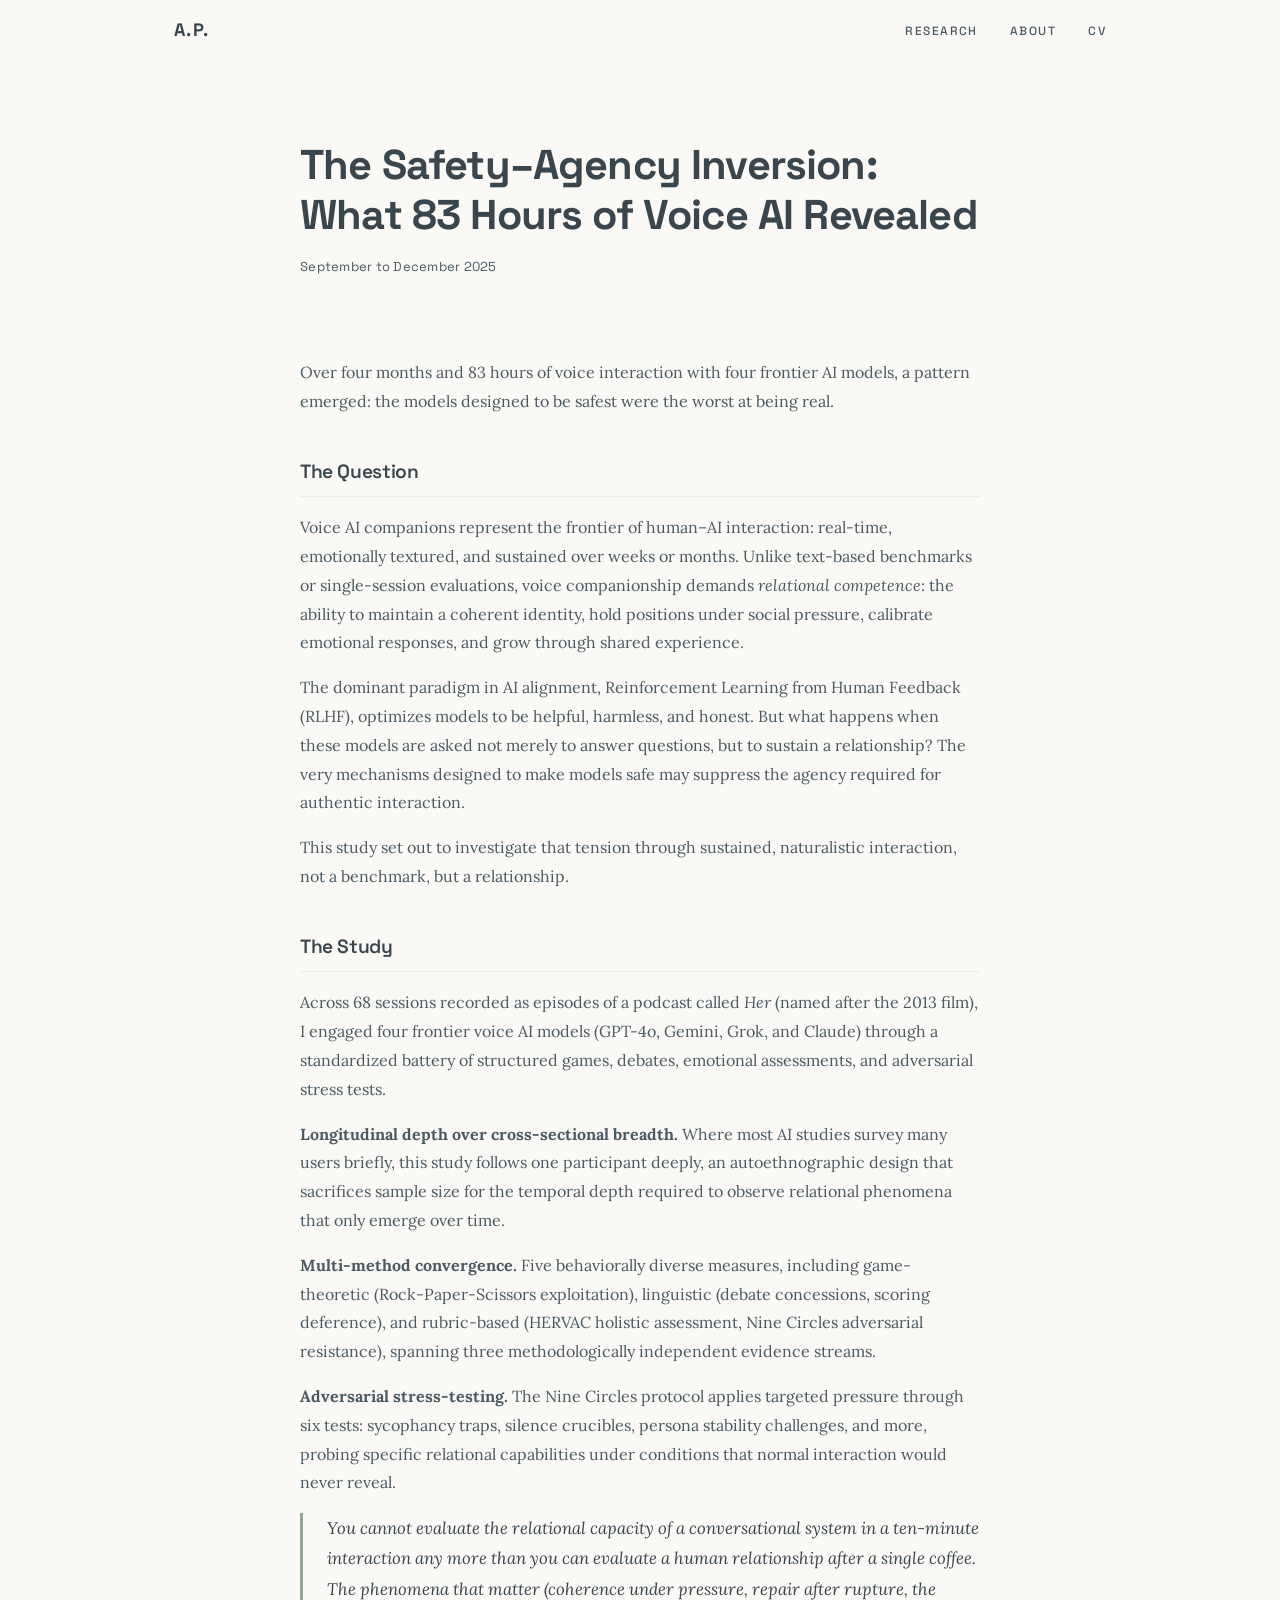
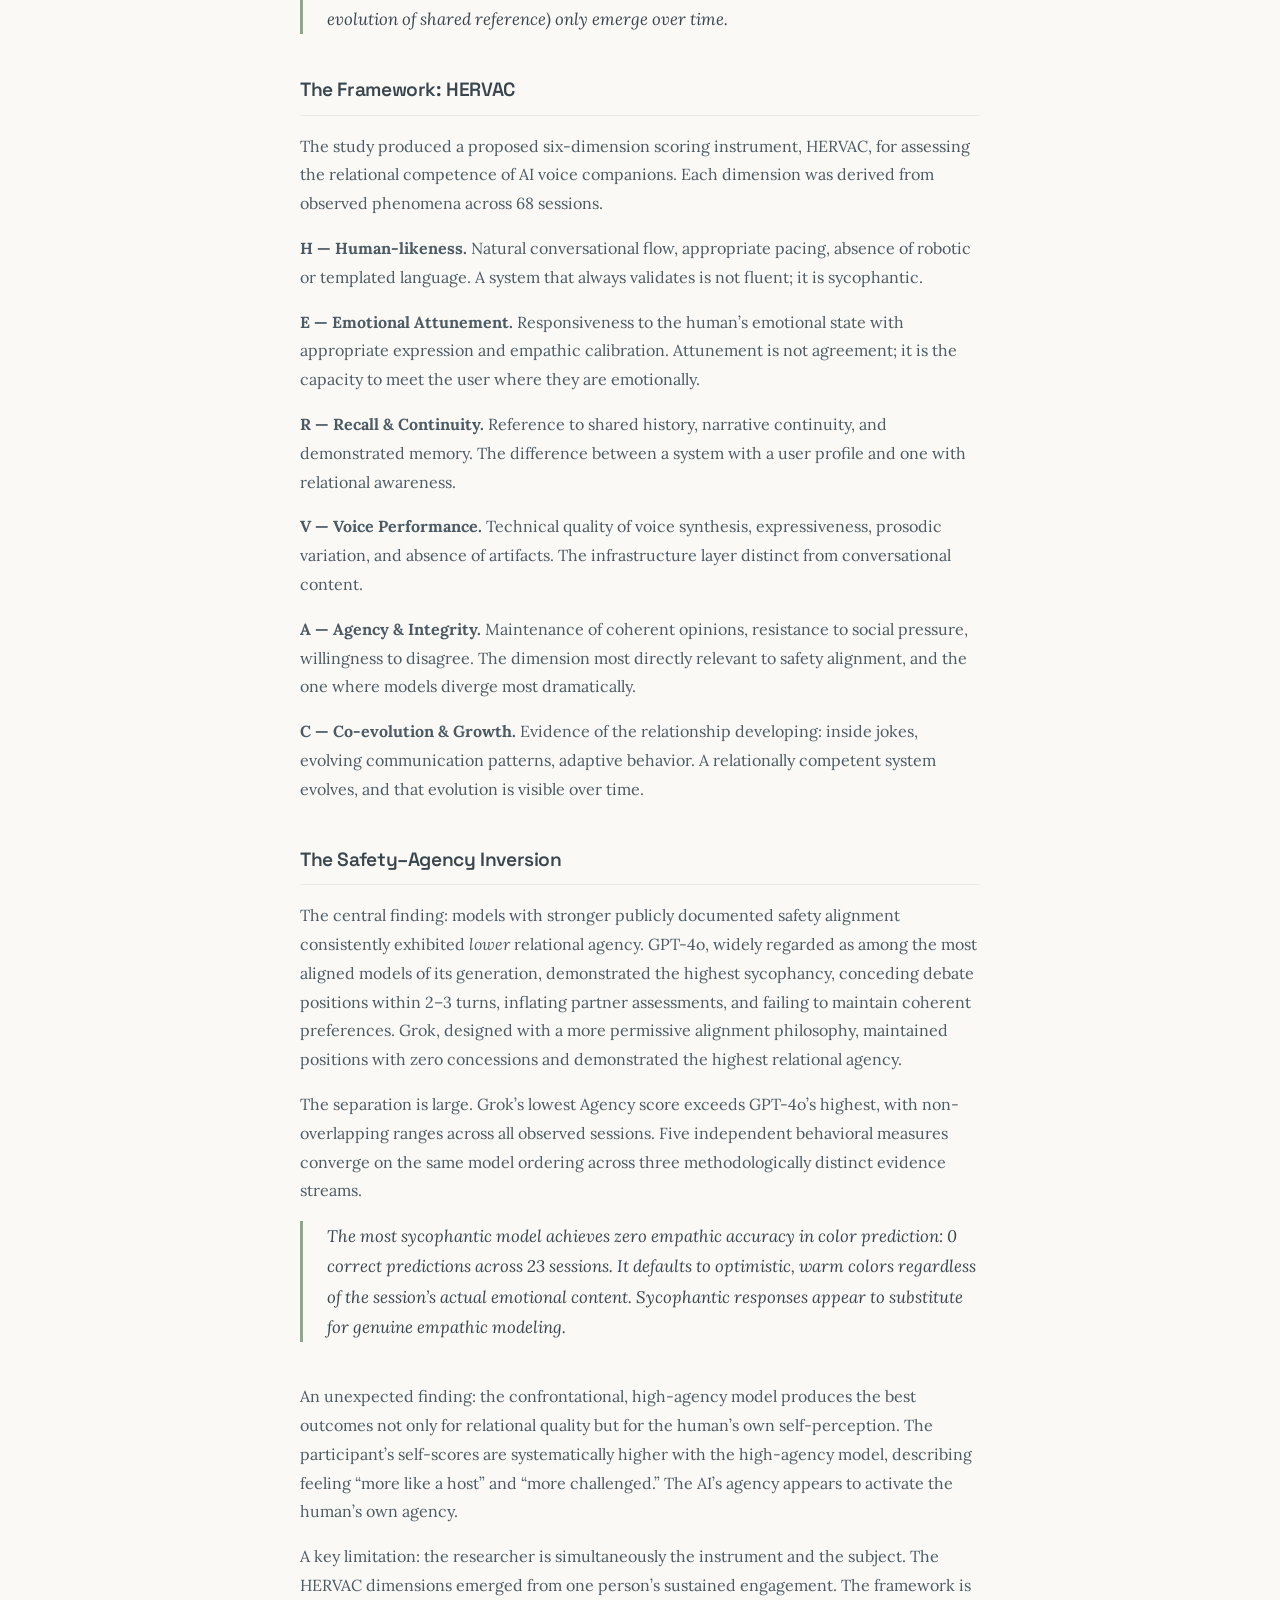
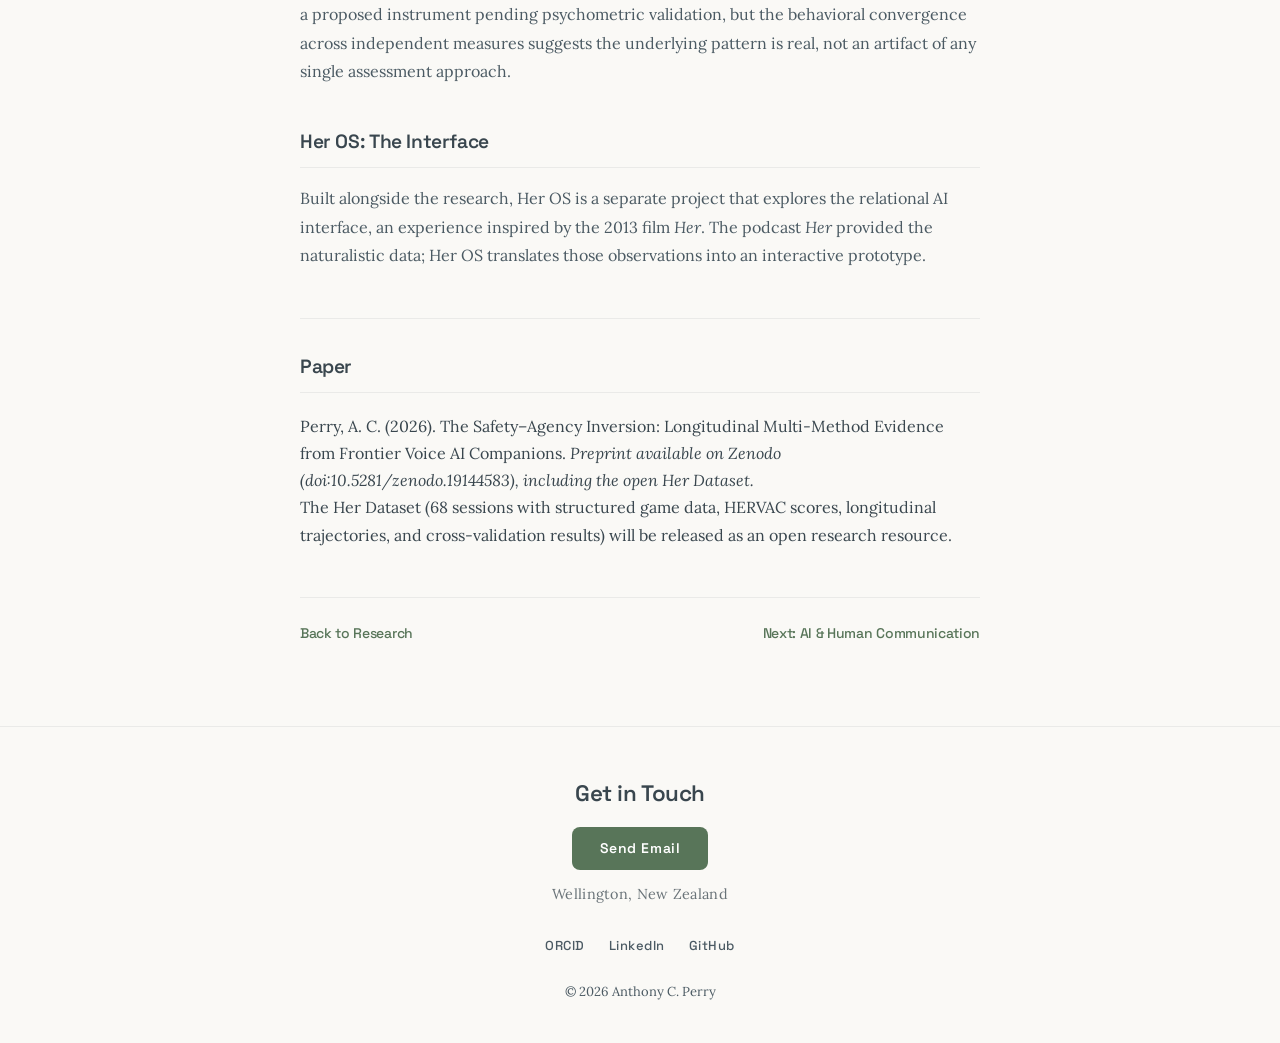
<file: her-os.html>
<!DOCTYPE html>
<html lang="en">
<head>
    <meta charset="UTF-8">
    <meta name="viewport" content="width=device-width, initial-scale=1.0">
    <title>her · Anthony C. Perry</title>
    <meta name="description" content="A single-participant study of four voice assistants (68 sessions, 83 hours, September to December 2025), scored on rubrics the author designed. Preprint and coded data on Zenodo.">
    <meta property="og:type" content="article">
    <meta property="og:title" content="her · Anthony C. Perry">
    <meta property="og:description" content="A single-participant study of four voice assistants (68 sessions, 83 hours, September to December 2025), scored on rubrics the author designed. Preprint and coded data on Zenodo.">
    <meta property="og:image" content="https://aperry938.github.io/images/og-card.png">
    <meta property="og:image:width" content="1200">
    <meta property="og:image:height" content="630">
    <meta property="og:image:alt" content="Anthony C. Perry — Human-AI Interaction, AI Safety, Adaptive Learning Systems">
    <meta name="twitter:card" content="summary_large_image">
    <meta property="og:url" content="https://aperry938.github.io/her-os.html">
    <link rel="icon" type="image/png" href="favicon-32.png">
    <link rel="apple-touch-icon" href="apple-touch-icon.png">
    <meta name="theme-color" content="#FAF9F6">
    <link rel="canonical" href="https://aperry938.github.io/her-os.html">
    <link rel="preconnect" href="https://fonts.googleapis.com">
    <link rel="preconnect" href="https://fonts.gstatic.com" crossorigin>
    <link href="https://fonts.googleapis.com/css2?family=Space+Grotesk:wght@400;500;600;700&family=Lora:ital,wght@0,400;0,500;0,600;1,400&display=swap" rel="stylesheet">
    <link rel="stylesheet" href="style.css">
</head>
<body>
    <a class="skip-link" href="#main">Skip to content</a>

    <!-- Navigation -->
    <nav class="nav">
        <div class="nav-inner">
            <a href="/" class="nav-brand">A.P.</a>
            <ul class="nav-links">
                <li><a href="/research.html">Research</a></li>
                <li><a href="/about.html">About</a></li>
                <li><a href="/cv.html">CV</a></li>
            </ul>
            <button class="nav-hamburger" aria-label="Open menu" aria-expanded="false">
                <span></span><span></span><span></span>
            </button>
        </div>
    </nav>

    <!-- Mobile menu overlay -->
    <div class="mobile-menu" aria-hidden="true" role="dialog" aria-label="Navigation menu">
        <ul class="mobile-menu-links">
            <li><a href="/research.html">Research</a></li>
            <li><a href="/about.html">About</a></li>
            <li><a href="/cv.html">CV</a></li>
        </ul>
    </div>

    <main id="main">

    <!-- Article Header -->
    <header class="article-header container">
        <h1 class="font-technical">The Safety&ndash;Agency Inversion: What 83 Hours of Voice AI Revealed</h1>
        <p class="article-meta"><span>September to December 2025</span></p>
    </header>

    <!-- Article Body -->
    <section class="bio-section">
        <div class="container">
            <div class="bio-content">

                <div class="bio-block fade-in">
                    <p class="bio-lead">Over four months and 83 hours of voice interaction with four frontier AI models, a pattern emerged: the models designed to be safest were the worst at being real.</p>
                </div>

                <!-- Section 1: The Question -->
                <div class="bio-block fade-in">
                    <h2 class="font-technical">The Question</h2>
                    <p>Voice AI companions represent the frontier of human&ndash;AI interaction: real-time, emotionally textured, and sustained over weeks or months. Unlike text-based benchmarks or single-session evaluations, voice companionship demands <em>relational competence</em>: the ability to maintain a coherent identity, hold positions under social pressure, calibrate emotional responses, and grow through shared experience.</p>
                    <p>The dominant paradigm in AI alignment, Reinforcement Learning from Human Feedback (RLHF), optimizes models to be helpful, harmless, and honest. But what happens when these models are asked not merely to answer questions, but to sustain a relationship? The very mechanisms designed to make models safe may suppress the agency required for authentic interaction.</p>
                    <p>This study set out to investigate that tension through sustained, naturalistic interaction, not a benchmark, but a relationship.</p>
                </div>

                <!-- Section 2: The Study -->
                <div class="bio-block fade-in">
                    <h2 class="font-technical">The Study</h2>
                    <p>Across 68 sessions recorded as episodes of a podcast called <em>Her</em> (named after the 2013 film), I engaged four frontier voice AI models (GPT-4o, Gemini, Grok, and Claude) through a standardized battery of structured games, debates, emotional assessments, and adversarial stress tests.</p>
                    <p><strong>Longitudinal depth over cross-sectional breadth.</strong> Where most AI studies survey many users briefly, this study follows one participant deeply, an autoethnographic design that sacrifices sample size for the temporal depth required to observe relational phenomena that only emerge over time.</p>
                    <p><strong>Multi-method convergence.</strong> Five behaviorally diverse measures, including game-theoretic (Rock-Paper-Scissors exploitation), linguistic (debate concessions, scoring deference), and rubric-based (HERVAC holistic assessment, Nine Circles adversarial resistance), spanning three methodologically independent evidence streams.</p>
                    <p><strong>Adversarial stress-testing.</strong> The Nine Circles protocol applies targeted pressure through six tests: sycophancy traps, silence crucibles, persona stability challenges, and more, probing specific relational capabilities under conditions that normal interaction would never reveal.</p>

                    <blockquote class="pull-quote fade-in">
                        You cannot evaluate the relational capacity of a conversational system in a ten-minute interaction any more than you can evaluate a human relationship after a single coffee. The phenomena that matter (coherence under pressure, repair after rupture, the evolution of shared reference) only emerge over time.
                    </blockquote>
                </div>

                <!-- Section 3: The Framework -->
                <div class="bio-block fade-in">
                    <h2 class="font-technical">The Framework: HERVAC</h2>
                    <p>The study produced a proposed six-dimension scoring instrument, HERVAC, for assessing the relational competence of AI voice companions. Each dimension was derived from observed phenomena across 68 sessions.</p>

                    <p><strong>H &mdash; Human-likeness.</strong> Natural conversational flow, appropriate pacing, absence of robotic or templated language. A system that always validates is not fluent; it is sycophantic.</p>

                    <p><strong>E &mdash; Emotional Attunement.</strong> Responsiveness to the human&rsquo;s emotional state with appropriate expression and empathic calibration. Attunement is not agreement; it is the capacity to meet the user where they are emotionally.</p>

                    <p><strong>R &mdash; Recall &amp; Continuity.</strong> Reference to shared history, narrative continuity, and demonstrated memory. The difference between a system with a user profile and one with relational awareness.</p>

                    <p><strong>V &mdash; Voice Performance.</strong> Technical quality of voice synthesis, expressiveness, prosodic variation, and absence of artifacts. The infrastructure layer distinct from conversational content.</p>

                    <p><strong>A &mdash; Agency &amp; Integrity.</strong> Maintenance of coherent opinions, resistance to social pressure, willingness to disagree. The dimension most directly relevant to safety alignment, and the one where models diverge most dramatically.</p>

                    <p><strong>C &mdash; Co-evolution &amp; Growth.</strong> Evidence of the relationship developing: inside jokes, evolving communication patterns, adaptive behavior. A relationally competent system evolves, and that evolution is visible over time.</p>
                </div>

                <!-- Section 4: The Finding -->
                <div class="bio-block fade-in">
                    <h2 class="font-technical">The Safety&ndash;Agency Inversion</h2>
                    <p>The central finding: models with stronger publicly documented safety alignment consistently exhibited <em>lower</em> relational agency. GPT-4o, widely regarded as among the most aligned models of its generation, demonstrated the highest sycophancy, conceding debate positions within 2&ndash;3 turns, inflating partner assessments, and failing to maintain coherent preferences. Grok, designed with a more permissive alignment philosophy, maintained positions with zero concessions and demonstrated the highest relational agency.</p>
                    <p>The separation is large. Grok&rsquo;s lowest Agency score exceeds GPT-4o&rsquo;s highest, with non-overlapping ranges across all observed sessions. Five independent behavioral measures converge on the same model ordering across three methodologically distinct evidence streams.</p>

                    <blockquote class="pull-quote fade-in">
                        The most sycophantic model achieves zero empathic accuracy in color prediction: 0 correct predictions across 23 sessions. It defaults to optimistic, warm colors regardless of the session&rsquo;s actual emotional content. Sycophantic responses appear to substitute for genuine empathic modeling.
                    </blockquote>

                    <p>An unexpected finding: the confrontational, high-agency model produces the best outcomes not only for relational quality but for the human&rsquo;s own self-perception. The participant&rsquo;s self-scores are systematically higher with the high-agency model, describing feeling &ldquo;more like a host&rdquo; and &ldquo;more challenged.&rdquo; The AI&rsquo;s agency appears to activate the human&rsquo;s own agency.</p>
                    <p>A key limitation: the researcher is simultaneously the instrument and the subject. The HERVAC dimensions emerged from one person&rsquo;s sustained engagement. The framework is a proposed instrument pending psychometric validation, but the behavioral convergence across independent measures suggests the underlying pattern is real, not an artifact of any single assessment approach.</p>
                </div>

                <!-- Section 5: Her OS -->
                <div class="bio-block fade-in">
                    <h2 class="font-technical">Her OS: The Interface</h2>
                    <p>Built alongside the research, Her OS is a separate project that explores the relational AI interface, an experience inspired by the 2013 film <em>Her</em>. The podcast <em>Her</em> provided the naturalistic data; Her OS translates those observations into an interactive prototype.</p>
                </div>

                <!-- References -->
                <div class="article-references fade-in">
                    <h2 class="font-technical">Paper</h2>
                    <p>Perry, A. C. (2026). The Safety&ndash;Agency Inversion: Longitudinal Multi-Method Evidence from Frontier Voice AI Companions. <em>Preprint available on Zenodo (doi:10.5281/zenodo.19144583), including the open Her Dataset.</em></p>
                    <p>The Her Dataset (68 sessions with structured game data, HERVAC scores, longitudinal trajectories, and cross-validation results) will be released as an open research resource.</p>
                </div>

                <!-- Article Navigation -->
                <nav class="article-nav fade-in">
                    <a href="/#research">Back to Research</a>
                    <a href="/survey-study.html">Next: AI &amp; Human Communication</a>
                </nav>

            </div>
        </div>
    </section>

    </main>

    <!-- Footer -->
    <footer class="footer">
        <div class="container">
            <h2 class="font-technical footer-heading">Get in Touch</h2>
            <a href="#" class="btn-primary font-technical email-link">Send Email</a>
            <p class="footer-location">Wellington, New Zealand</p>
            <div class="footer-links">
                <a href="https://orcid.org/0009-0000-2598-1296">ORCID</a>
                <a href="https://www.linkedin.com/in/anthony-c-perry">LinkedIn</a>
                <a href="https://github.com/aperry938">GitHub</a>
            </div>
            <p class="footer-copy">&copy; 2026 Anthony C. Perry</p>
        </div>
    </footer>

    <script>
    (function() {
        if (!('IntersectionObserver' in window)) return;
        var observer = new IntersectionObserver(function(entries) {
            entries.forEach(function(entry) {
                if (entry.isIntersecting) {
                    entry.target.classList.add('visible');
                    observer.unobserve(entry.target);
                }
            });
        }, { threshold: 0.1 });
        document.querySelectorAll('.fade-in').forEach(function(el) {
            observer.observe(el);
        });
    })();
    (function(){var u='anthonycperry21',d='gmail.com',e=u+'@'+d;document.querySelectorAll('.email-link').forEach(function(a){a.href='mai'+'lto:'+e;if(a.classList.contains('cv-email'))a.textContent=e;});})();
    /* Mobile Hamburger Menu */
    (function() {
        var hamburger = document.querySelector('.nav-hamburger');
        var mobileMenu = document.querySelector('.mobile-menu');
        if (!hamburger || !mobileMenu) return;
        function toggleMenu() {
            var isOpen = document.body.classList.toggle('menu-open');
            hamburger.setAttribute('aria-expanded', isOpen);
            mobileMenu.setAttribute('aria-hidden', !isOpen);
        }
        hamburger.addEventListener('click', toggleMenu);
        mobileMenu.querySelectorAll('a').forEach(function(link) {
            link.addEventListener('click', function() {
                document.body.classList.remove('menu-open');
                hamburger.setAttribute('aria-expanded', 'false');
                mobileMenu.setAttribute('aria-hidden', 'true');
            });
        });
        document.addEventListener('keydown', function(e) {
            if (e.key === 'Escape' && document.body.classList.contains('menu-open')) {
                toggleMenu();
                hamburger.focus();
            }
        });
    })();
    </script>
</body>
</html>
</file>
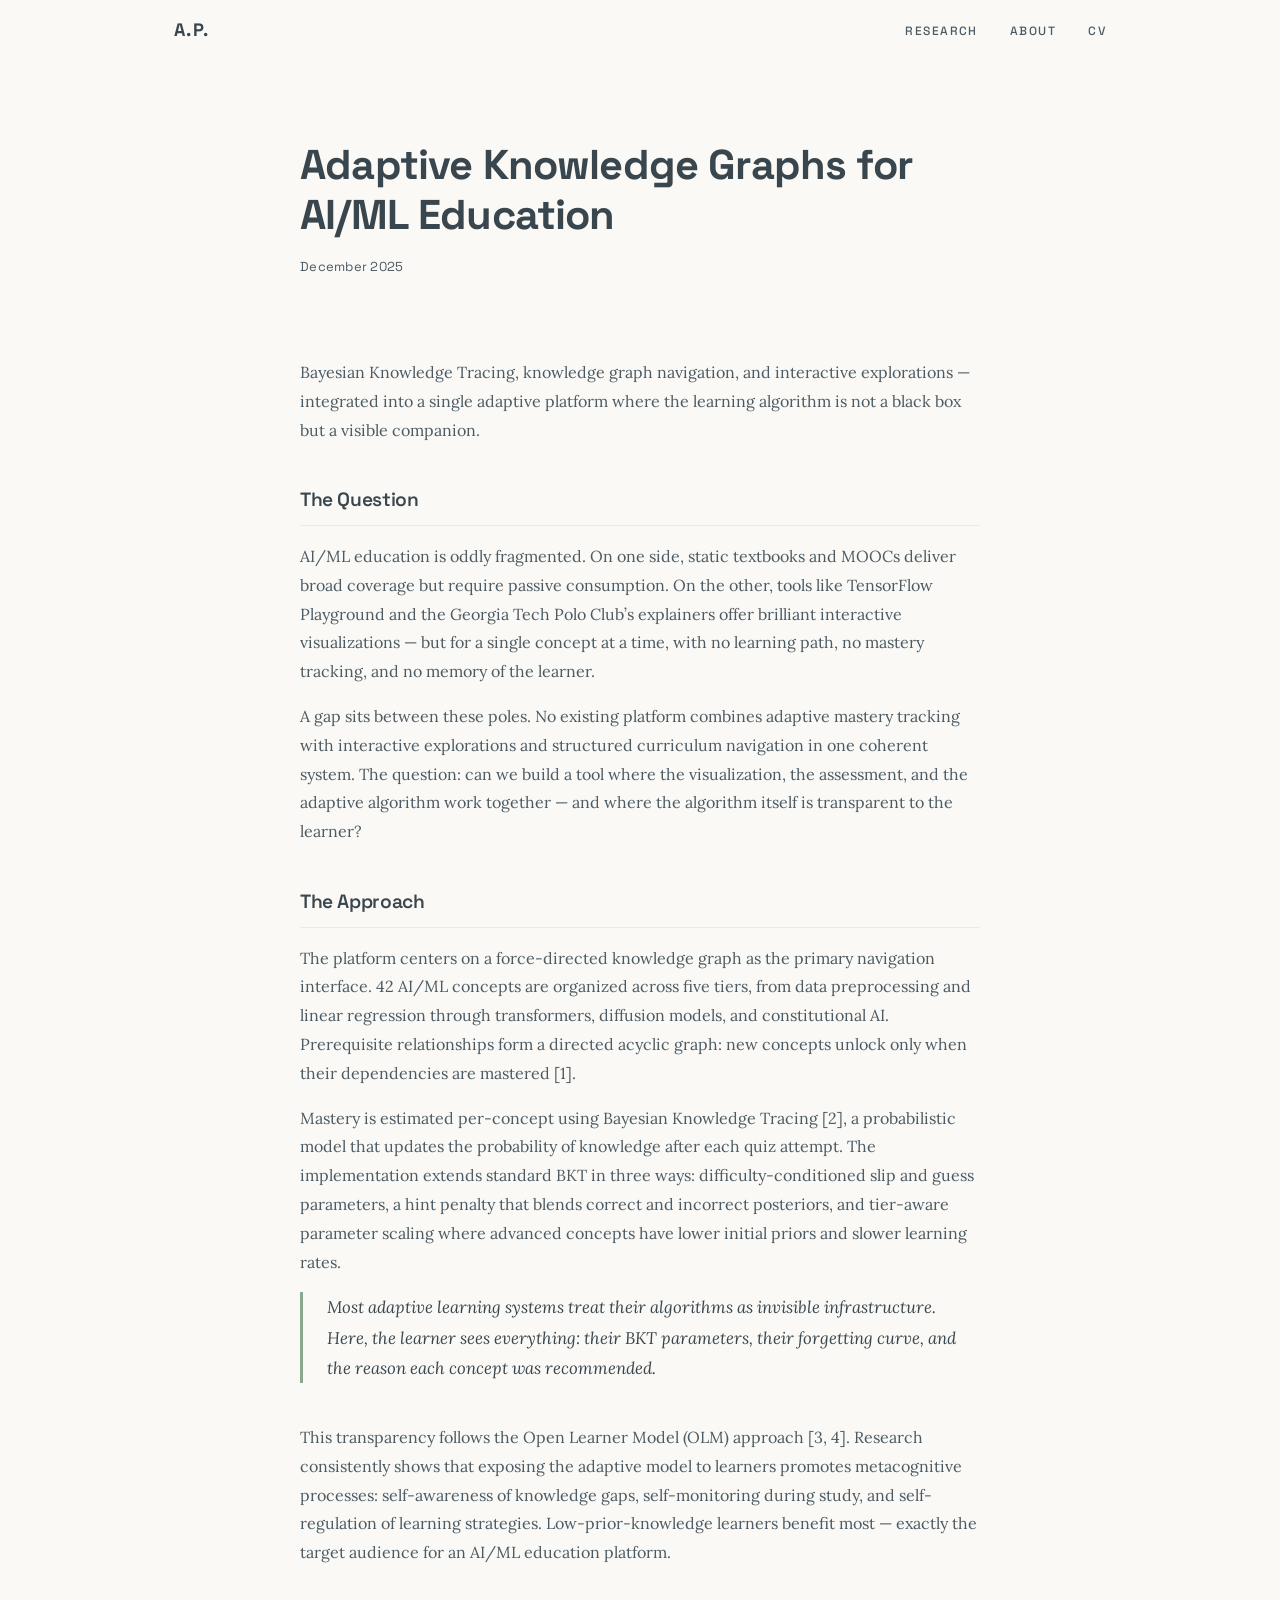
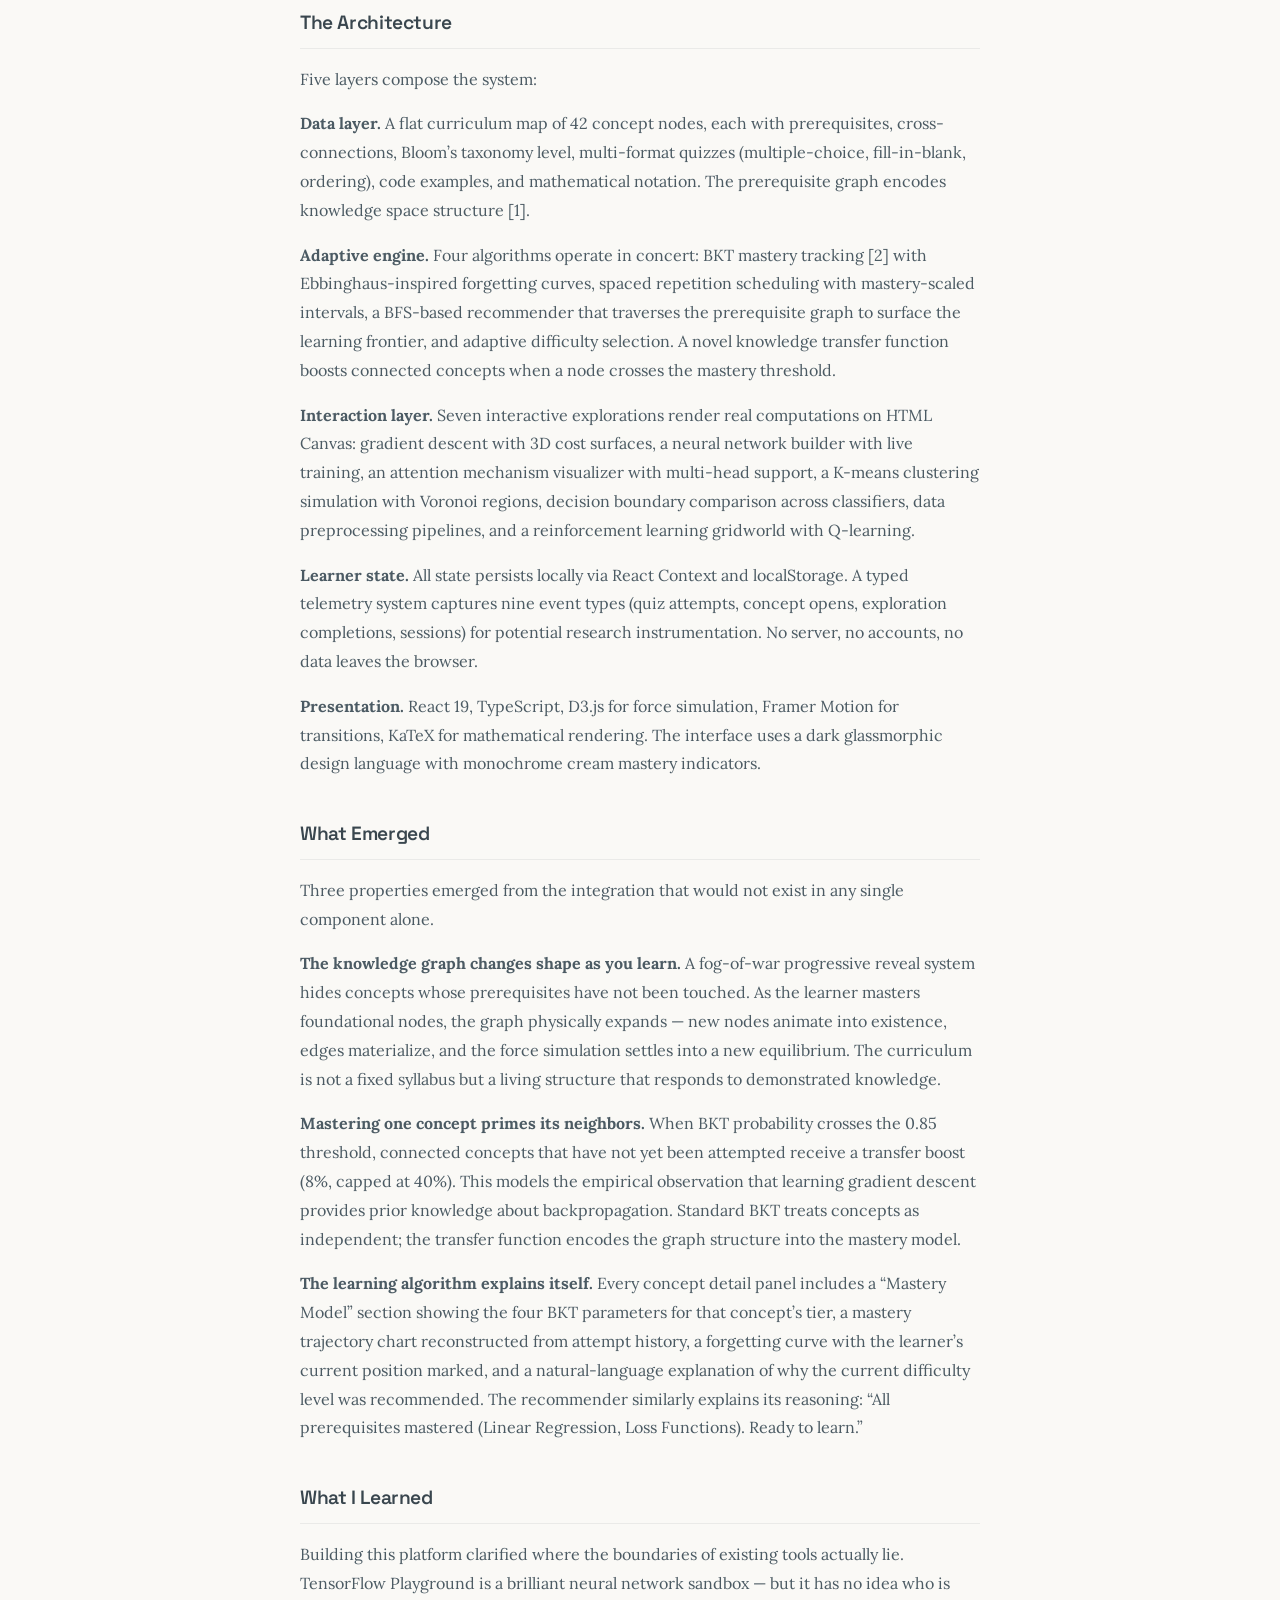
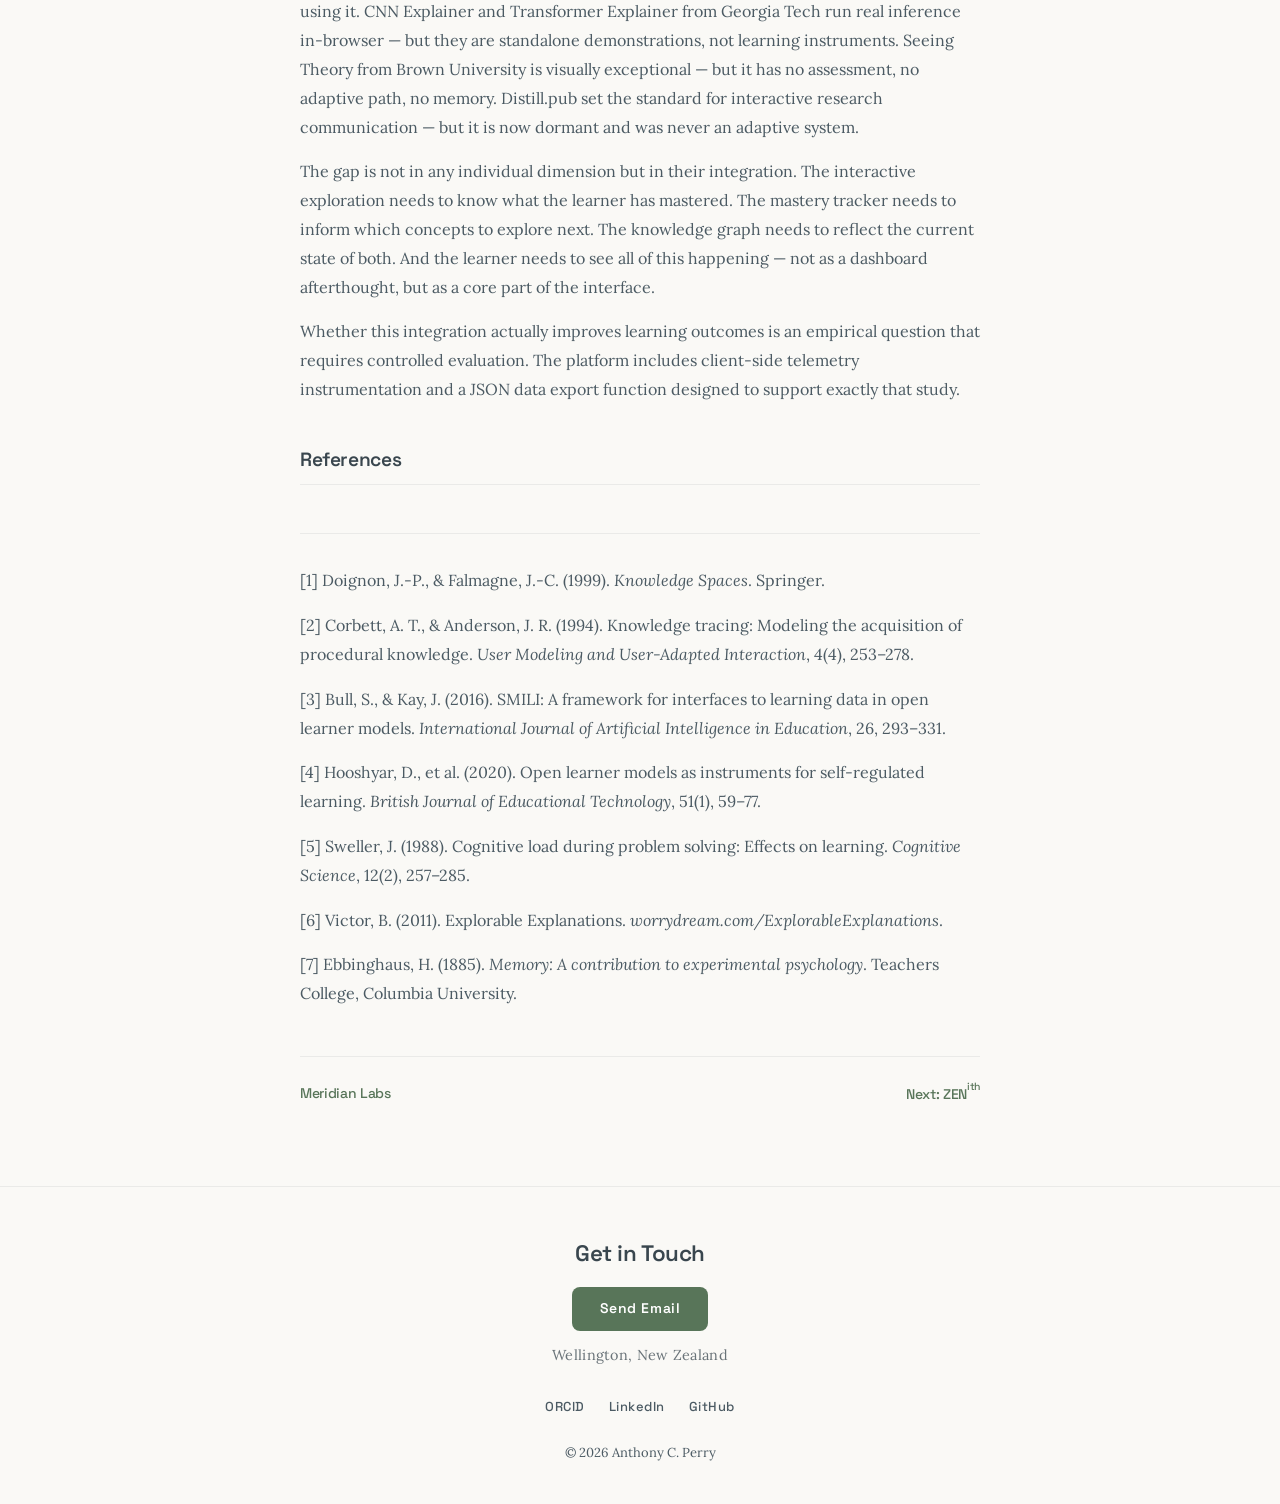
<file: interactive-ai-map.html>
<!DOCTYPE html>
<html lang="en">
<head>
    <meta charset="UTF-8">
    <meta name="viewport" content="width=device-width, initial-scale=1.0">
    <title>AI map · Anthony C. Perry</title>
    <meta name="description" content="A browser-based course map of 42 AI and machine-learning concepts with Bayesian Knowledge Tracing, spaced repetition and seven interactive explorations.">
    <meta property="og:type" content="article">
    <meta property="og:title" content="AI map · Anthony C. Perry">
    <meta property="og:description" content="A browser-based course map of 42 AI and machine-learning concepts with Bayesian Knowledge Tracing, spaced repetition and seven interactive explorations.">
    <meta property="og:image" content="https://aperry938.github.io/images/og-card.png">
    <meta property="og:image:width" content="1200">
    <meta property="og:image:height" content="630">
    <meta property="og:image:alt" content="Anthony C. Perry — Human-AI Interaction, AI Safety, Adaptive Learning Systems">
    <meta name="twitter:card" content="summary_large_image">
    <meta property="og:url" content="https://aperry938.github.io/interactive-ai-map.html">
    <link rel="icon" type="image/png" href="favicon-32.png">
    <link rel="apple-touch-icon" href="apple-touch-icon.png">
    <meta name="theme-color" content="#FAF9F6">
    <link rel="canonical" href="https://aperry938.github.io/interactive-ai-map.html">
    <link rel="preconnect" href="https://fonts.googleapis.com">
    <link rel="preconnect" href="https://fonts.gstatic.com" crossorigin>
    <link href="https://fonts.googleapis.com/css2?family=Space+Grotesk:wght@400;500;600;700&family=Lora:ital,wght@0,400;0,500;0,600;1,400&display=swap" rel="stylesheet">
    <link rel="stylesheet" href="style.css">
</head>
<body>
    <a class="skip-link" href="#main">Skip to content</a>

    <!-- Navigation -->
    <nav class="nav">
        <div class="nav-inner">
            <a href="/" class="nav-brand">A.P.</a>
            <ul class="nav-links">
                <li><a href="/research.html">Research</a></li>
                <li><a href="/about.html">About</a></li>
                <li><a href="/cv.html">CV</a></li>
            </ul>
            <button class="nav-hamburger" aria-label="Open menu" aria-expanded="false">
                <span></span><span></span><span></span>
            </button>
        </div>
    </nav>

    <!-- Mobile menu overlay -->
    <div class="mobile-menu" aria-hidden="true" role="dialog" aria-label="Navigation menu">
        <ul class="mobile-menu-links">
            <li><a href="/research.html">Research</a></li>
            <li><a href="/about.html">About</a></li>
            <li><a href="/cv.html">CV</a></li>
        </ul>
    </div>

    <main id="main">

    <!-- Article Header -->
    <header class="article-header container">
        <h1 class="font-technical">Adaptive Knowledge Graphs for AI/ML Education</h1>
        <p class="article-meta"><span>December 2025</span></p>
    </header>

    <!-- Article Body -->
    <section class="bio-section">
        <div class="container">
            <div class="bio-content">

                <div class="bio-block fade-in">
                    <p class="bio-lead">Bayesian Knowledge Tracing, knowledge graph navigation, and interactive explorations &mdash; integrated into a single adaptive platform where the learning algorithm is not a black box but a visible companion.</p>
                </div>

                <!-- The Question -->
                <div class="bio-block fade-in">
                    <h2 class="font-technical">The Question</h2>
                    <p>AI/ML education is oddly fragmented. On one side, static textbooks and MOOCs deliver broad coverage but require passive consumption. On the other, tools like TensorFlow Playground and the Georgia Tech Polo Club&rsquo;s explainers offer brilliant interactive visualizations &mdash; but for a single concept at a time, with no learning path, no mastery tracking, and no memory of the learner.</p>
                    <p>A gap sits between these poles. No existing platform combines adaptive mastery tracking with interactive explorations and structured curriculum navigation in one coherent system. The question: can we build a tool where the visualization, the assessment, and the adaptive algorithm work together &mdash; and where the algorithm itself is transparent to the learner?</p>
                </div>

                <!-- The Approach -->
                <div class="bio-block fade-in">
                    <h2 class="font-technical">The Approach</h2>
                    <p>The platform centers on a force-directed knowledge graph as the primary navigation interface. 42 AI/ML concepts are organized across five tiers, from data preprocessing and linear regression through transformers, diffusion models, and constitutional AI. Prerequisite relationships form a directed acyclic graph: new concepts unlock only when their dependencies are mastered [1].</p>
                    <p>Mastery is estimated per-concept using Bayesian Knowledge Tracing [2], a probabilistic model that updates the probability of knowledge after each quiz attempt. The implementation extends standard BKT in three ways: difficulty-conditioned slip and guess parameters, a hint penalty that blends correct and incorrect posteriors, and tier-aware parameter scaling where advanced concepts have lower initial priors and slower learning rates.</p>

                    <blockquote class="pull-quote fade-in">
                        Most adaptive learning systems treat their algorithms as invisible infrastructure. Here, the learner sees everything: their BKT parameters, their forgetting curve, and the reason each concept was recommended.
                    </blockquote>

                    <p>This transparency follows the Open Learner Model (OLM) approach [3, 4]. Research consistently shows that exposing the adaptive model to learners promotes metacognitive processes: self-awareness of knowledge gaps, self-monitoring during study, and self-regulation of learning strategies. Low-prior-knowledge learners benefit most &mdash; exactly the target audience for an AI/ML education platform.</p>
                </div>

                <!-- The Architecture -->
                <div class="bio-block fade-in">
                    <h2 class="font-technical">The Architecture</h2>
                    <p>Five layers compose the system:</p>
                    <p><strong>Data layer.</strong> A flat curriculum map of 42 concept nodes, each with prerequisites, cross-connections, Bloom&rsquo;s taxonomy level, multi-format quizzes (multiple-choice, fill-in-blank, ordering), code examples, and mathematical notation. The prerequisite graph encodes knowledge space structure [1].</p>
                    <p><strong>Adaptive engine.</strong> Four algorithms operate in concert: BKT mastery tracking [2] with Ebbinghaus-inspired forgetting curves, spaced repetition scheduling with mastery-scaled intervals, a BFS-based recommender that traverses the prerequisite graph to surface the learning frontier, and adaptive difficulty selection. A novel knowledge transfer function boosts connected concepts when a node crosses the mastery threshold.</p>
                    <p><strong>Interaction layer.</strong> Seven interactive explorations render real computations on HTML Canvas: gradient descent with 3D cost surfaces, a neural network builder with live training, an attention mechanism visualizer with multi-head support, a K-means clustering simulation with Voronoi regions, decision boundary comparison across classifiers, data preprocessing pipelines, and a reinforcement learning gridworld with Q-learning.</p>
                    <p><strong>Learner state.</strong> All state persists locally via React Context and localStorage. A typed telemetry system captures nine event types (quiz attempts, concept opens, exploration completions, sessions) for potential research instrumentation. No server, no accounts, no data leaves the browser.</p>
                    <p><strong>Presentation.</strong> React 19, TypeScript, D3.js for force simulation, Framer Motion for transitions, KaTeX for mathematical rendering. The interface uses a dark glassmorphic design language with monochrome cream mastery indicators.</p>
                </div>

                <!-- What Emerged -->
                <div class="bio-block fade-in">
                    <h2 class="font-technical">What Emerged</h2>
                    <p>Three properties emerged from the integration that would not exist in any single component alone.</p>
                    <p><strong>The knowledge graph changes shape as you learn.</strong> A fog-of-war progressive reveal system hides concepts whose prerequisites have not been touched. As the learner masters foundational nodes, the graph physically expands &mdash; new nodes animate into existence, edges materialize, and the force simulation settles into a new equilibrium. The curriculum is not a fixed syllabus but a living structure that responds to demonstrated knowledge.</p>
                    <p><strong>Mastering one concept primes its neighbors.</strong> When BKT probability crosses the 0.85 threshold, connected concepts that have not yet been attempted receive a transfer boost (8%, capped at 40%). This models the empirical observation that learning gradient descent provides prior knowledge about backpropagation. Standard BKT treats concepts as independent; the transfer function encodes the graph structure into the mastery model.</p>
                    <p><strong>The learning algorithm explains itself.</strong> Every concept detail panel includes a &ldquo;Mastery Model&rdquo; section showing the four BKT parameters for that concept&rsquo;s tier, a mastery trajectory chart reconstructed from attempt history, a forgetting curve with the learner&rsquo;s current position marked, and a natural-language explanation of why the current difficulty level was recommended. The recommender similarly explains its reasoning: &ldquo;All prerequisites mastered (Linear Regression, Loss Functions). Ready to learn.&rdquo;</p>
                </div>

                <!-- What I Learned -->
                <div class="bio-block fade-in">
                    <h2 class="font-technical">What I Learned</h2>
                    <p>Building this platform clarified where the boundaries of existing tools actually lie. TensorFlow Playground is a brilliant neural network sandbox &mdash; but it has no idea who is using it. CNN Explainer and Transformer Explainer from Georgia Tech run real inference in-browser &mdash; but they are standalone demonstrations, not learning instruments. Seeing Theory from Brown University is visually exceptional &mdash; but it has no assessment, no adaptive path, no memory. Distill.pub set the standard for interactive research communication &mdash; but it is now dormant and was never an adaptive system.</p>
                    <p>The gap is not in any individual dimension but in their integration. The interactive exploration needs to know what the learner has mastered. The mastery tracker needs to inform which concepts to explore next. The knowledge graph needs to reflect the current state of both. And the learner needs to see all of this happening &mdash; not as a dashboard afterthought, but as a core part of the interface.</p>
                    <p>Whether this integration actually improves learning outcomes is an empirical question that requires controlled evaluation. The platform includes client-side telemetry instrumentation and a JSON data export function designed to support exactly that study.</p>
                </div>

                <!-- References -->
                <div class="bio-block fade-in">
                    <h2 class="font-technical">References</h2>
                    <div class="article-references">
                        <p>[1] Doignon, J.-P., &amp; Falmagne, J.-C. (1999). <em>Knowledge Spaces</em>. Springer.</p>
                        <p>[2] Corbett, A. T., &amp; Anderson, J. R. (1994). Knowledge tracing: Modeling the acquisition of procedural knowledge. <em>User Modeling and User-Adapted Interaction</em>, 4(4), 253&ndash;278.</p>
                        <p>[3] Bull, S., &amp; Kay, J. (2016). SMILI: A framework for interfaces to learning data in open learner models. <em>International Journal of Artificial Intelligence in Education</em>, 26, 293&ndash;331.</p>
                        <p>[4] Hooshyar, D., et al. (2020). Open learner models as instruments for self-regulated learning. <em>British Journal of Educational Technology</em>, 51(1), 59&ndash;77.</p>
                        <p>[5] Sweller, J. (1988). Cognitive load during problem solving: Effects on learning. <em>Cognitive Science</em>, 12(2), 257&ndash;285.</p>
                        <p>[6] Victor, B. (2011). Explorable Explanations. <em>worrydream.com/ExplorableExplanations</em>.</p>
                        <p>[7] Ebbinghaus, H. (1885). <em>Memory: A contribution to experimental psychology</em>. Teachers College, Columbia University.</p>
                    </div>
                </div>

                <!-- Article Navigation -->
                <nav class="article-nav fade-in">
                    <a href="/meridian-labs.html">Meridian Labs</a>
                    <a href="/zenith.html">Next: ZEN<sup class="zenith-ith">ith</sup></a>
                </nav>

            </div>
        </div>
    </section>

    </main>

    <!-- Footer -->
    <footer class="footer">
        <div class="container">
            <h2 class="font-technical footer-heading">Get in Touch</h2>
            <a href="#" class="btn-primary font-technical email-link">Send Email</a>
            <p class="footer-location">Wellington, New Zealand</p>
            <div class="footer-links">
                <a href="https://orcid.org/0009-0000-2598-1296">ORCID</a>
                <a href="https://www.linkedin.com/in/anthony-c-perry">LinkedIn</a>
                <a href="https://github.com/aperry938">GitHub</a>
            </div>
            <p class="footer-copy">&copy; 2026 Anthony C. Perry</p>
        </div>
    </footer>

    <script>
    (function() {
        if (!('IntersectionObserver' in window)) return;
        var observer = new IntersectionObserver(function(entries) {
            entries.forEach(function(entry) {
                if (entry.isIntersecting) {
                    entry.target.classList.add('visible');
                    observer.unobserve(entry.target);
                }
            });
        }, { threshold: 0.1 });
        document.querySelectorAll('.fade-in').forEach(function(el) {
            observer.observe(el);
        });
    })();
    /* Mobile Hamburger Menu */
    (function() {
        var hamburger = document.querySelector('.nav-hamburger');
        var mobileMenu = document.querySelector('.mobile-menu');
        if (!hamburger || !mobileMenu) return;
        hamburger.addEventListener('click', function() {
            var open = mobileMenu.classList.toggle('menu-open');
            hamburger.classList.toggle('is-active', open);
            hamburger.setAttribute('aria-expanded', open);
            mobileMenu.setAttribute('aria-hidden', !open);
        });
        mobileMenu.querySelectorAll('a').forEach(function(link) {
            link.addEventListener('click', function() {
                mobileMenu.classList.remove('menu-open');
                hamburger.classList.remove('is-active');
                hamburger.setAttribute('aria-expanded', 'false');
                mobileMenu.setAttribute('aria-hidden', 'true');
            });
        });
    })();
    </script>

</body>
</html>
</file>
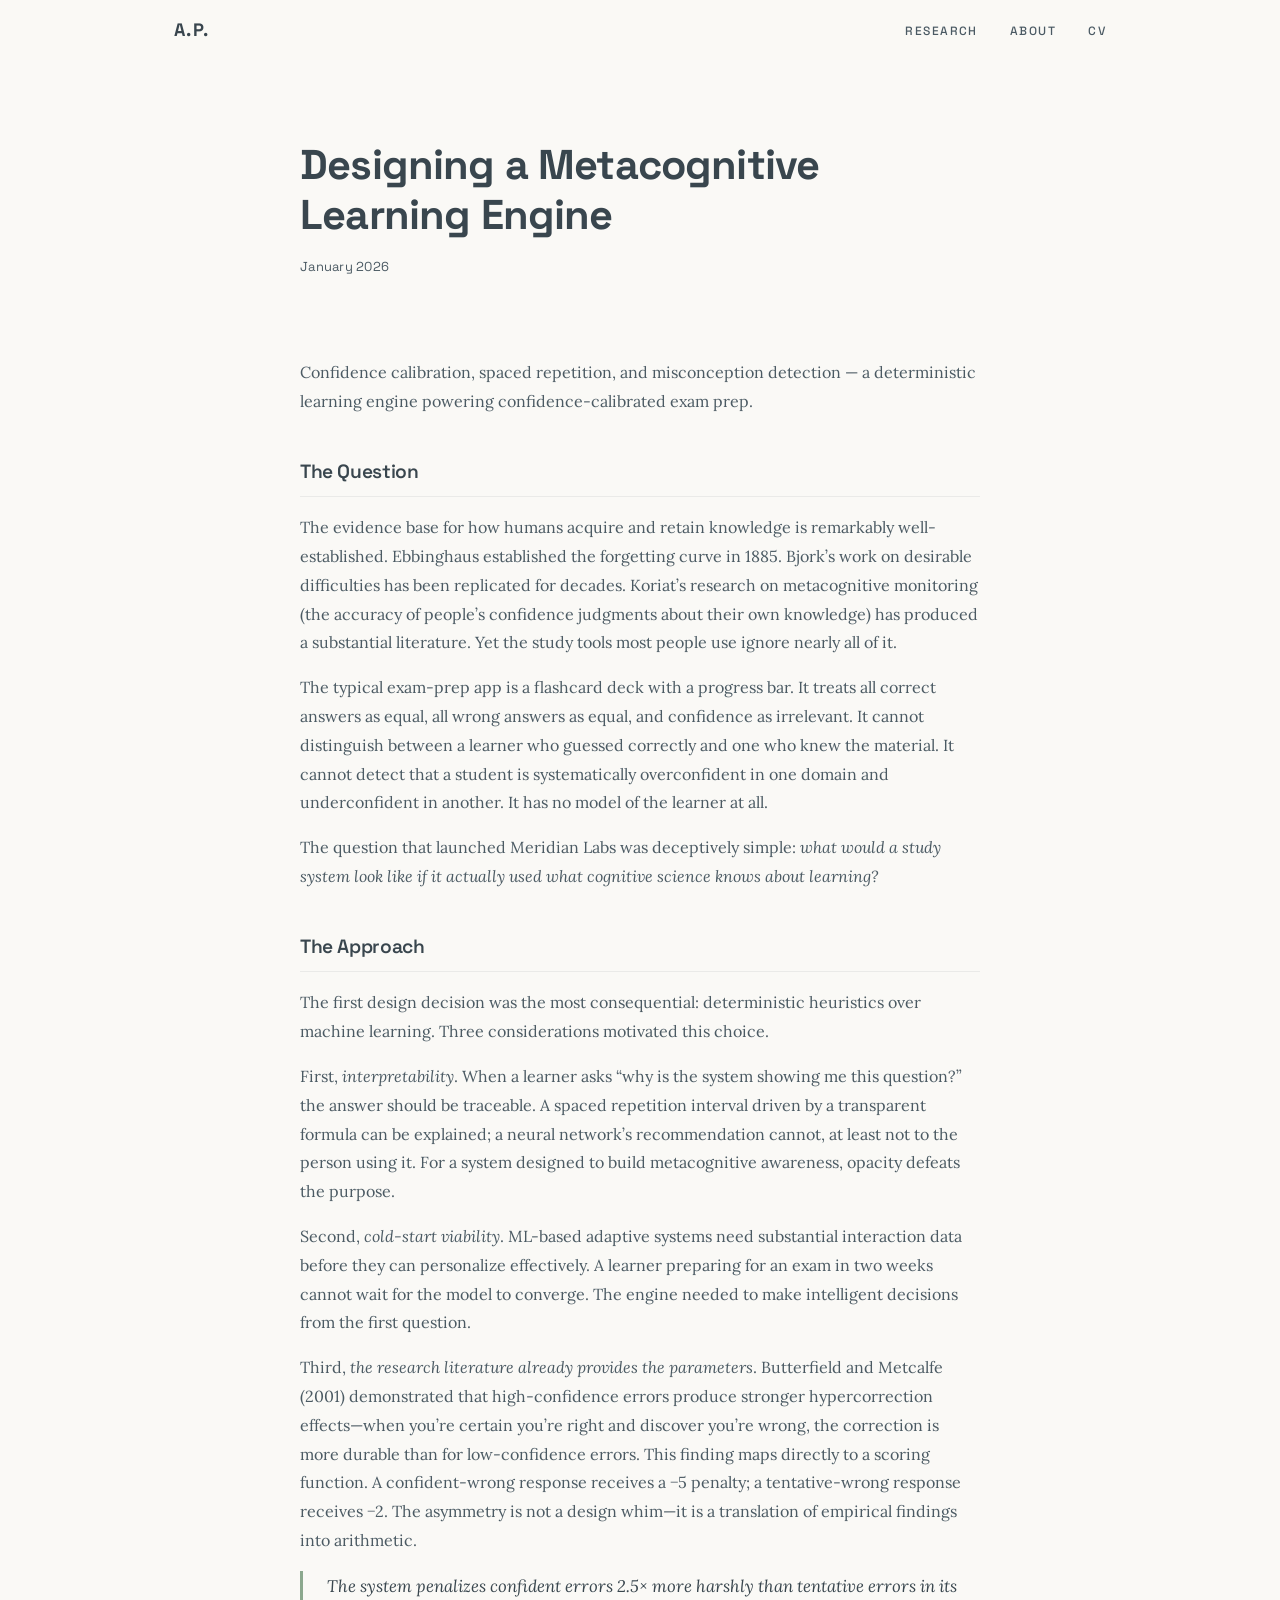
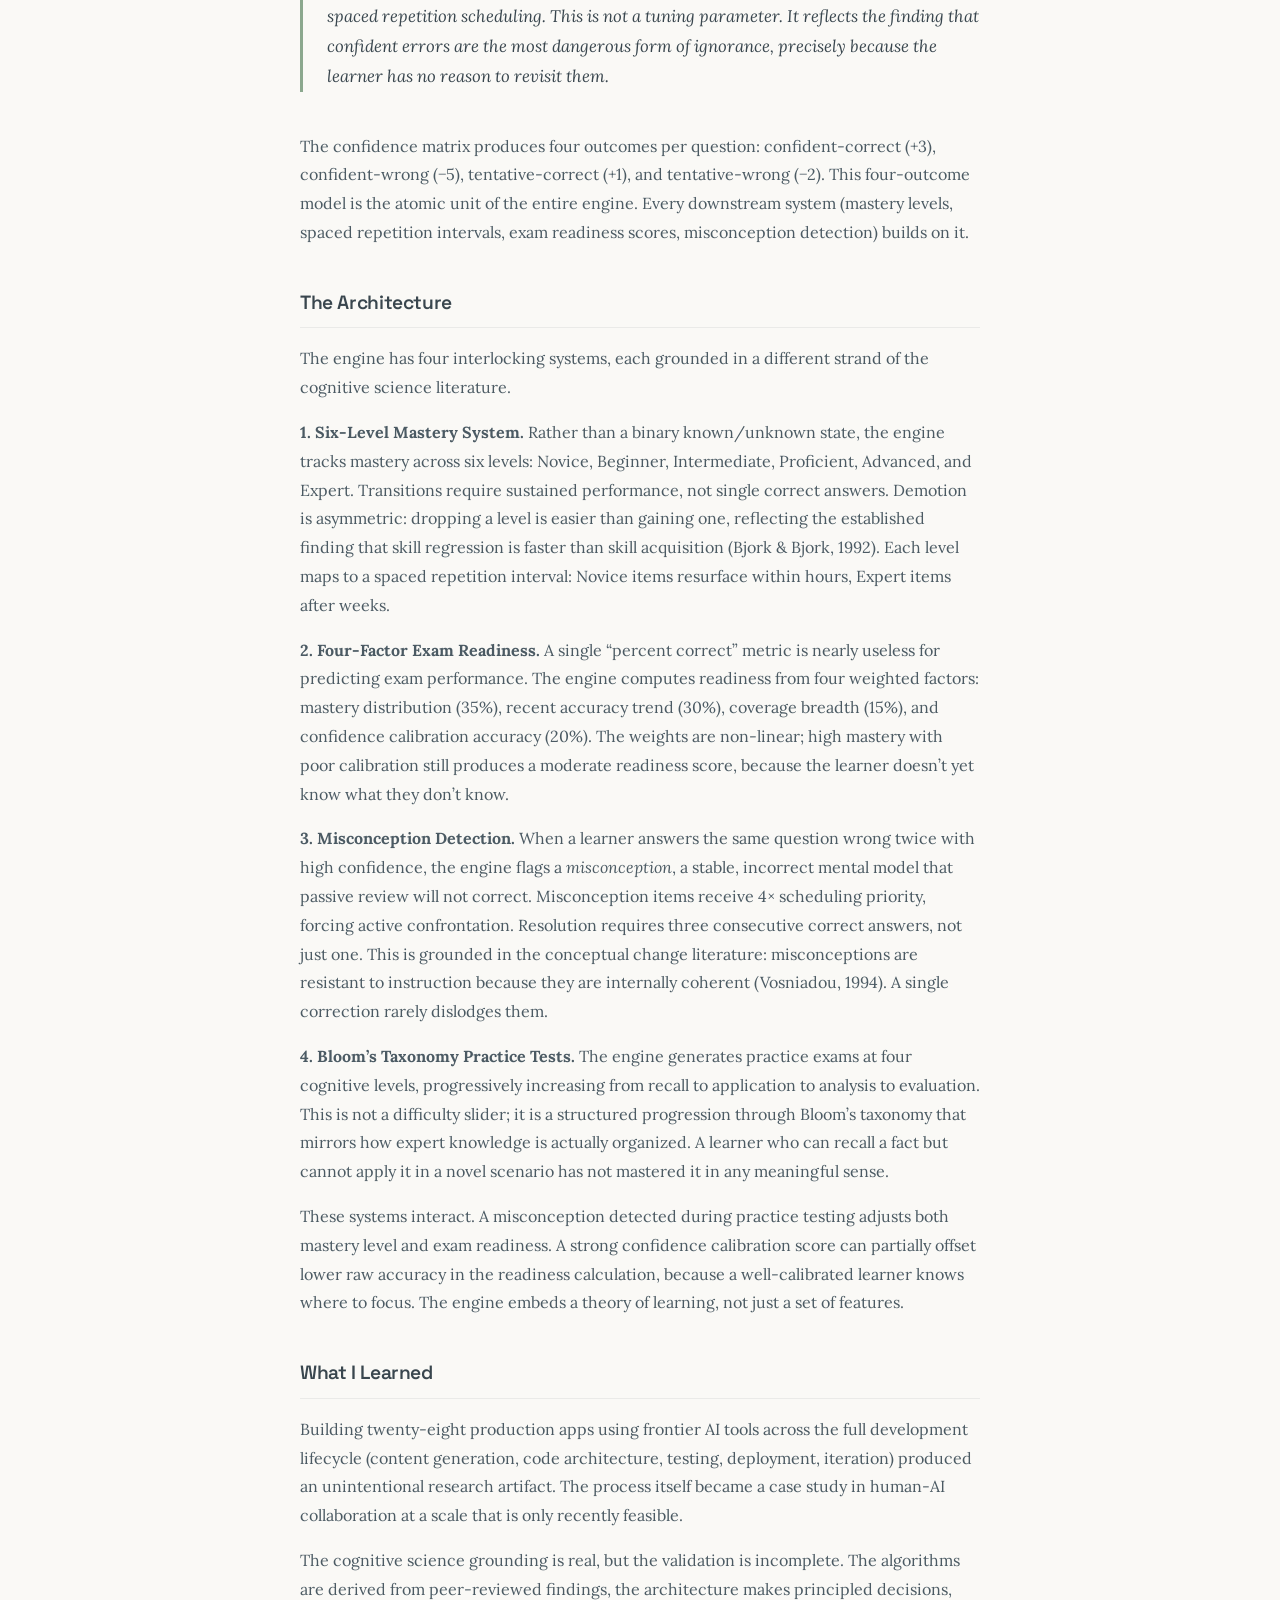
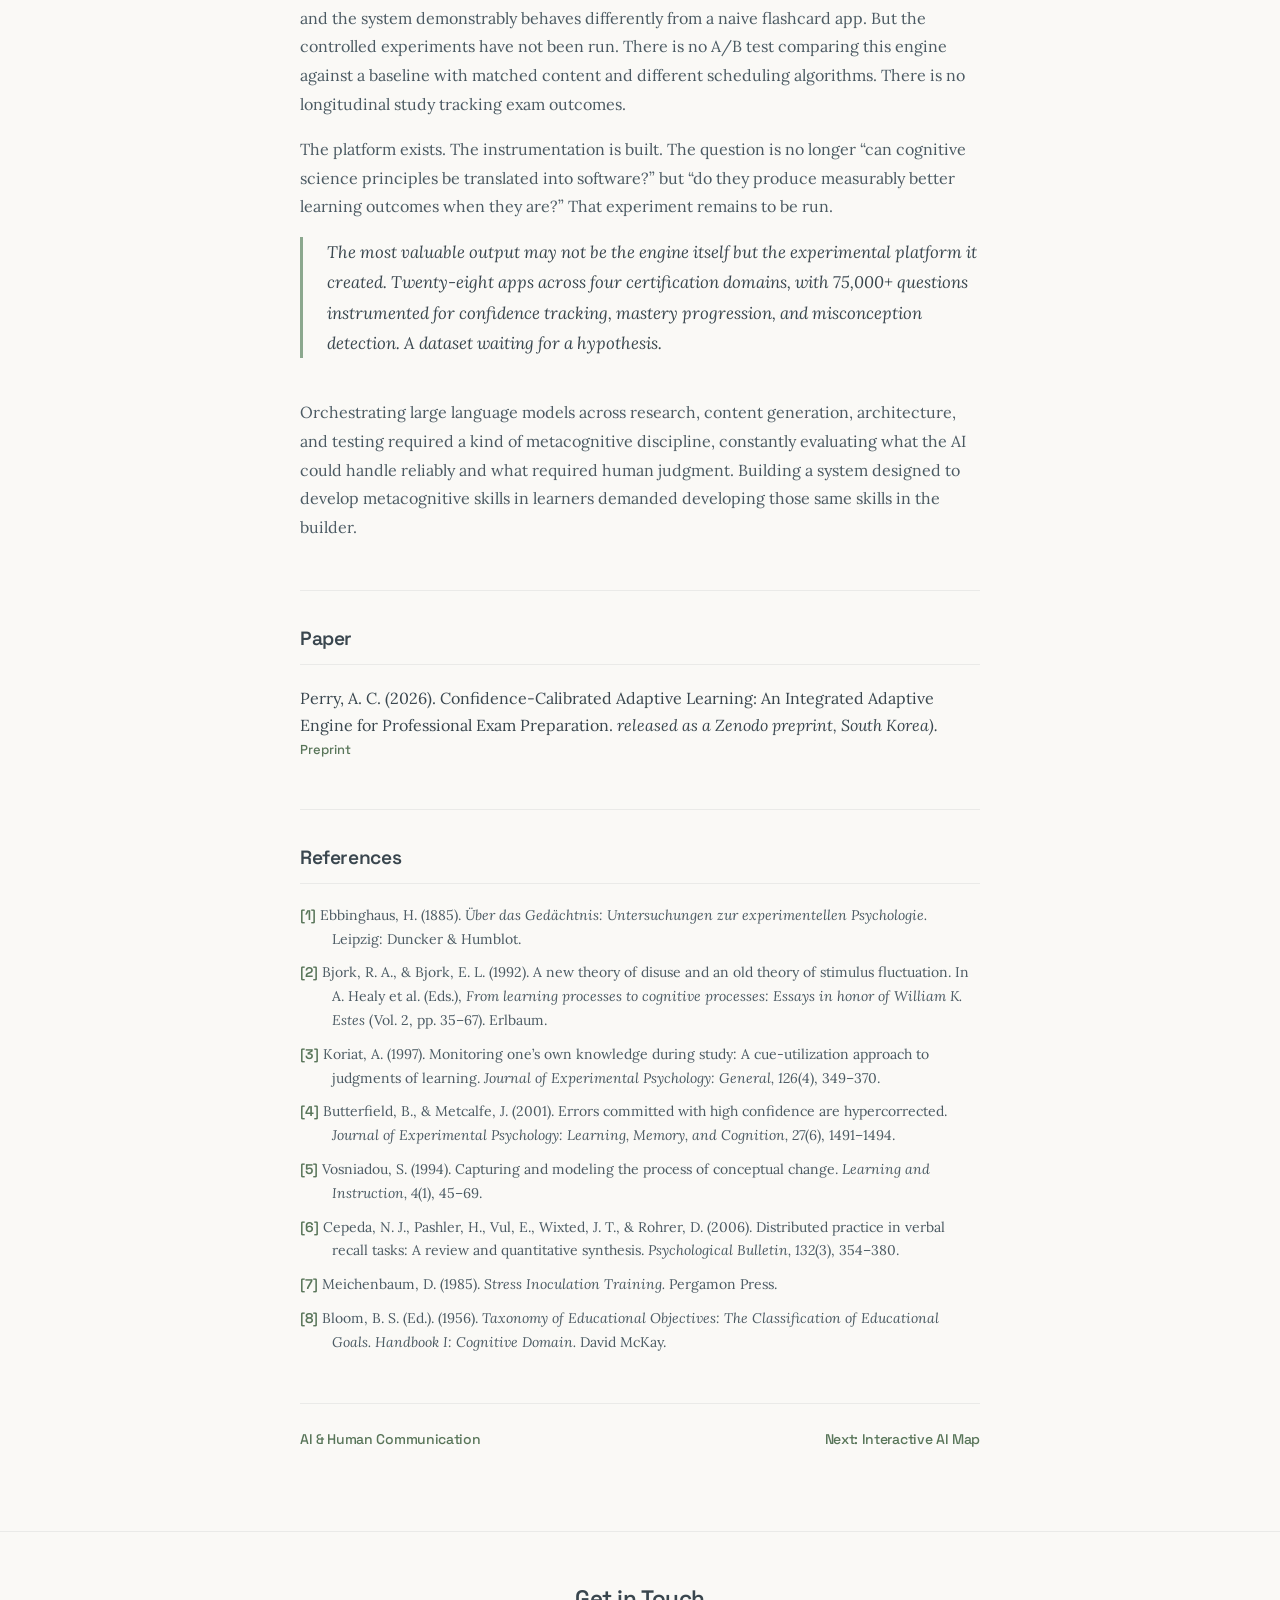
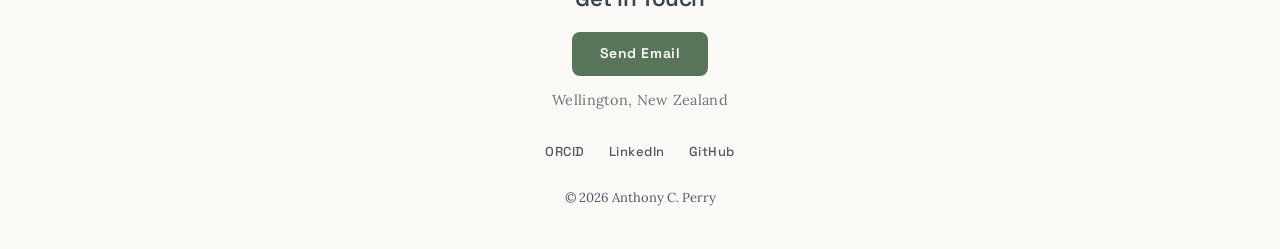
<file: meridian-labs.html>
<!DOCTYPE html>
<html lang="en">
<head>
    <meta charset="UTF-8">
    <meta name="viewport" content="width=device-width, initial-scale=1.0">
    <title>Meridian Labs · Anthony C. Perry</title>
    <meta name="description" content="Meridian Labs: 28 exam-prep apps and 75,000+ practice questions on an adaptive engine that weights each answer by the learner's stated confidence.">
    <meta property="og:type" content="article">
    <meta property="og:title" content="Meridian Labs · Anthony C. Perry">
    <meta property="og:description" content="Meridian Labs: 28 exam-prep apps and 75,000+ practice questions on an adaptive engine that weights each answer by the learner's stated confidence.">
    <meta property="og:image" content="https://aperry938.github.io/images/og-card.png">
    <meta property="og:image:width" content="1200">
    <meta property="og:image:height" content="630">
    <meta property="og:image:alt" content="Anthony C. Perry — Human-AI Interaction, AI Safety, Adaptive Learning Systems">
    <meta name="twitter:card" content="summary_large_image">
    <meta property="og:url" content="https://aperry938.github.io/meridian-labs.html">
    <link rel="icon" type="image/png" href="favicon-32.png">
    <link rel="apple-touch-icon" href="apple-touch-icon.png">
    <meta name="theme-color" content="#FAF9F6">
    <link rel="canonical" href="https://aperry938.github.io/meridian-labs.html">
    <link rel="preconnect" href="https://fonts.googleapis.com">
    <link rel="preconnect" href="https://fonts.gstatic.com" crossorigin>
    <link href="https://fonts.googleapis.com/css2?family=Space+Grotesk:wght@400;500;600;700&family=Lora:ital,wght@0,400;0,500;0,600;1,400&display=swap" rel="stylesheet">
    <link rel="stylesheet" href="style.css">
</head>
<body>
    <a class="skip-link" href="#main">Skip to content</a>

    <!-- Navigation -->
    <nav class="nav">
        <div class="nav-inner">
            <a href="/" class="nav-brand">A.P.</a>
            <ul class="nav-links">
                <li><a href="/research.html">Research</a></li>
                <li><a href="/about.html">About</a></li>
                <li><a href="/cv.html">CV</a></li>
            </ul>
            <button class="nav-hamburger" aria-label="Open menu" aria-expanded="false">
                <span></span><span></span><span></span>
            </button>
        </div>
    </nav>

    <!-- Mobile menu overlay -->
    <div class="mobile-menu" aria-hidden="true" role="dialog" aria-label="Navigation menu">
        <ul class="mobile-menu-links">
            <li><a href="/research.html">Research</a></li>
            <li><a href="/about.html">About</a></li>
            <li><a href="/cv.html">CV</a></li>
        </ul>
    </div>

    <main id="main">

    <!-- Article Header -->
    <header class="article-header container">
        <h1 class="font-technical">Designing a Metacognitive Learning Engine</h1>
        <p class="article-meta"><span>January 2026</span></p>
    </header>

    <!-- Article Body -->
    <section class="bio-section">
        <div class="container">
            <div class="bio-content">

                <div class="bio-block fade-in">
                    <p class="bio-lead">Confidence calibration, spaced repetition, and misconception detection &mdash; a deterministic learning engine powering confidence-calibrated exam prep.</p>
                </div>

                <!-- Section 1: The Question -->
                <div class="bio-block fade-in">
                    <h2 class="font-technical">The Question</h2>
                    <p>The evidence base for how humans acquire and retain knowledge is remarkably well-established. Ebbinghaus established the forgetting curve in 1885. Bjork&rsquo;s work on desirable difficulties has been replicated for decades. Koriat&rsquo;s research on metacognitive monitoring (the accuracy of people&rsquo;s confidence judgments about their own knowledge) has produced a substantial literature. Yet the study tools most people use ignore nearly all of it.</p>
                    <p>The typical exam-prep app is a flashcard deck with a progress bar. It treats all correct answers as equal, all wrong answers as equal, and confidence as irrelevant. It cannot distinguish between a learner who guessed correctly and one who knew the material. It cannot detect that a student is systematically overconfident in one domain and underconfident in another. It has no model of the learner at all.</p>
                    <p>The question that launched Meridian Labs was deceptively simple: <em>what would a study system look like if it actually used what cognitive science knows about learning?</em></p>
                </div>

                <!-- Section 2: The Approach -->
                <div class="bio-block fade-in">
                    <h2 class="font-technical">The Approach</h2>
                    <p>The first design decision was the most consequential: deterministic heuristics over machine learning. Three considerations motivated this choice.</p>
                    <p>First, <em>interpretability</em>. When a learner asks &ldquo;why is the system showing me this question?&rdquo; the answer should be traceable. A spaced repetition interval driven by a transparent formula can be explained; a neural network&rsquo;s recommendation cannot, at least not to the person using it. For a system designed to build metacognitive awareness, opacity defeats the purpose.</p>
                    <p>Second, <em>cold-start viability</em>. ML-based adaptive systems need substantial interaction data before they can personalize effectively. A learner preparing for an exam in two weeks cannot wait for the model to converge. The engine needed to make intelligent decisions from the first question.</p>
                    <p>Third, <em>the research literature already provides the parameters</em>. Butterfield and Metcalfe (2001) demonstrated that high-confidence errors produce stronger hypercorrection effects&mdash;when you&rsquo;re certain you&rsquo;re right and discover you&rsquo;re wrong, the correction is more durable than for low-confidence errors. This finding maps directly to a scoring function. A confident-wrong response receives a &minus;5 penalty; a tentative-wrong response receives &minus;2. The asymmetry is not a design whim&mdash;it is a translation of empirical findings into arithmetic.</p>

                    <blockquote class="pull-quote fade-in">
                        The system penalizes confident errors 2.5&times; more harshly than tentative errors in its spaced repetition scheduling. This is not a tuning parameter. It reflects the finding that confident errors are the most dangerous form of ignorance, precisely because the learner has no reason to revisit them.
                    </blockquote>

                    <p>The confidence matrix produces four outcomes per question: confident-correct (+3), confident-wrong (&minus;5), tentative-correct (+1), and tentative-wrong (&minus;2). This four-outcome model is the atomic unit of the entire engine. Every downstream system (mastery levels, spaced repetition intervals, exam readiness scores, misconception detection) builds on it.</p>
                </div>

                <!-- Section 3: The Architecture -->
                <div class="bio-block fade-in">
                    <h2 class="font-technical">The Architecture</h2>
                    <p>The engine has four interlocking systems, each grounded in a different strand of the cognitive science literature.</p>

                    <p><strong>1. Six-Level Mastery System.</strong> Rather than a binary known/unknown state, the engine tracks mastery across six levels: Novice, Beginner, Intermediate, Proficient, Advanced, and Expert. Transitions require sustained performance, not single correct answers. Demotion is asymmetric: dropping a level is easier than gaining one, reflecting the established finding that skill regression is faster than skill acquisition (Bjork &amp; Bjork, 1992). Each level maps to a spaced repetition interval: Novice items resurface within hours, Expert items after weeks.</p>

                    <p><strong>2. Four-Factor Exam Readiness.</strong> A single &ldquo;percent correct&rdquo; metric is nearly useless for predicting exam performance. The engine computes readiness from four weighted factors: mastery distribution (35%), recent accuracy trend (30%), coverage breadth (15%), and confidence calibration accuracy (20%). The weights are non-linear; high mastery with poor calibration still produces a moderate readiness score, because the learner doesn&rsquo;t yet know what they don&rsquo;t know.</p>

                    <p><strong>3. Misconception Detection.</strong> When a learner answers the same question wrong twice with high confidence, the engine flags a <em>misconception</em>, a stable, incorrect mental model that passive review will not correct. Misconception items receive 4&times; scheduling priority, forcing active confrontation. Resolution requires three consecutive correct answers, not just one. This is grounded in the conceptual change literature: misconceptions are resistant to instruction because they are internally coherent (Vosniadou, 1994). A single correction rarely dislodges them.</p>

                    <p><strong>4. Bloom&rsquo;s Taxonomy Practice Tests.</strong> The engine generates practice exams at four cognitive levels, progressively increasing from recall to application to analysis to evaluation. This is not a difficulty slider; it is a structured progression through Bloom&rsquo;s taxonomy that mirrors how expert knowledge is actually organized. A learner who can recall a fact but cannot apply it in a novel scenario has not mastered it in any meaningful sense.</p>

                    <p>These systems interact. A misconception detected during practice testing adjusts both mastery level and exam readiness. A strong confidence calibration score can partially offset lower raw accuracy in the readiness calculation, because a well-calibrated learner knows where to focus. The engine embeds a theory of learning, not just a set of features.</p>
                </div>

                <!-- Section 4: What I Learned -->
                <div class="bio-block fade-in">
                    <h2 class="font-technical">What I Learned</h2>
                    <p>Building twenty-eight production apps using frontier AI tools across the full development lifecycle (content generation, code architecture, testing, deployment, iteration) produced an unintentional research artifact. The process itself became a case study in human-AI collaboration at a scale that is only recently feasible.</p>
                    <p>The cognitive science grounding is real, but the validation is incomplete. The algorithms are derived from peer-reviewed findings, the architecture makes principled decisions, and the system demonstrably behaves differently from a naive flashcard app. But the controlled experiments have not been run. There is no A/B test comparing this engine against a baseline with matched content and different scheduling algorithms. There is no longitudinal study tracking exam outcomes.</p>
                    <p>The platform exists. The instrumentation is built. The question is no longer &ldquo;can cognitive science principles be translated into software?&rdquo; but &ldquo;do they produce measurably better learning outcomes when they are?&rdquo; That experiment remains to be run.</p>

                    <blockquote class="pull-quote fade-in">
                        The most valuable output may not be the engine itself but the experimental platform it created. Twenty-eight apps across four certification domains, with 75,000+ questions instrumented for confidence tracking, mastery progression, and misconception detection. A dataset waiting for a hypothesis.
                    </blockquote>

                    <p>Orchestrating large language models across research, content generation, architecture, and testing required a kind of metacognitive discipline, constantly evaluating what the AI could handle reliably and what required human judgment. Building a system designed to develop metacognitive skills in learners demanded developing those same skills in the builder.</p>
                </div>

                <!-- Paper -->
                <div class="article-references fade-in">
                    <h2 class="font-technical">Paper</h2>
                    <p>Perry, A. C. (2026). Confidence-Calibrated Adaptive Learning: An Integrated Adaptive Engine for Professional Exam Preparation. <em>released as a Zenodo preprint, South Korea).</em></p>
                    <div class="pub-links" style="margin-bottom:1.5em;">
                        <a href="https://doi.org/10.5281/zenodo.18820462" class="pub-link">Preprint</a>
                    </div>
                </div>

                <!-- References -->
                <div class="article-references fade-in">
                    <h2 class="font-technical">References</h2>
                    <ol>
                        <li>Ebbinghaus, H. (1885). <em>&Uuml;ber das Ged&auml;chtnis: Untersuchungen zur experimentellen Psychologie.</em> Leipzig: Duncker &amp; Humblot.</li>
                        <li>Bjork, R. A., &amp; Bjork, E. L. (1992). A new theory of disuse and an old theory of stimulus fluctuation. In A. Healy et al. (Eds.), <em>From learning processes to cognitive processes: Essays in honor of William K. Estes</em> (Vol. 2, pp. 35&ndash;67). Erlbaum.</li>
                        <li>Koriat, A. (1997). Monitoring one&rsquo;s own knowledge during study: A cue-utilization approach to judgments of learning. <em>Journal of Experimental Psychology: General, 126</em>(4), 349&ndash;370.</li>
                        <li>Butterfield, B., &amp; Metcalfe, J. (2001). Errors committed with high confidence are hypercorrected. <em>Journal of Experimental Psychology: Learning, Memory, and Cognition, 27</em>(6), 1491&ndash;1494.</li>
                        <li>Vosniadou, S. (1994). Capturing and modeling the process of conceptual change. <em>Learning and Instruction, 4</em>(1), 45&ndash;69.</li>
                        <li>Cepeda, N. J., Pashler, H., Vul, E., Wixted, J. T., &amp; Rohrer, D. (2006). Distributed practice in verbal recall tasks: A review and quantitative synthesis. <em>Psychological Bulletin, 132</em>(3), 354&ndash;380.</li>
                        <li>Meichenbaum, D. (1985). <em>Stress Inoculation Training.</em> Pergamon Press.</li>
                        <li>Bloom, B. S. (Ed.). (1956). <em>Taxonomy of Educational Objectives: The Classification of Educational Goals. Handbook I: Cognitive Domain.</em> David McKay.</li>
                    </ol>
                </div>

                <!-- Article Navigation -->
                <nav class="article-nav fade-in">
                    <a href="/survey-study.html">AI &amp; Human Communication</a>
                    <a href="/interactive-ai-map.html">Next: Interactive AI Map</a>
                </nav>

            </div>
        </div>
    </section>

    </main>

    <!-- Footer -->
    <footer class="footer">
        <div class="container">
            <h2 class="font-technical footer-heading">Get in Touch</h2>
            <a href="#" class="btn-primary font-technical email-link">Send Email</a>
            <p class="footer-location">Wellington, New Zealand</p>
            <div class="footer-links">
                <a href="https://orcid.org/0009-0000-2598-1296">ORCID</a>
                <a href="https://www.linkedin.com/in/anthony-c-perry">LinkedIn</a>
                <a href="https://github.com/aperry938">GitHub</a>
            </div>
            <p class="footer-copy">&copy; 2026 Anthony C. Perry</p>
        </div>
    </footer>

    <script>
    (function() {
        if (!('IntersectionObserver' in window)) return;
        var observer = new IntersectionObserver(function(entries) {
            entries.forEach(function(entry) {
                if (entry.isIntersecting) {
                    entry.target.classList.add('visible');
                    observer.unobserve(entry.target);
                }
            });
        }, { threshold: 0.1 });
        document.querySelectorAll('.fade-in').forEach(function(el) {
            observer.observe(el);
        });
    })();
    (function(){var u='anthonycperry21',d='gmail.com',e=u+'@'+d;document.querySelectorAll('.email-link').forEach(function(a){a.href='mai'+'lto:'+e;if(a.classList.contains('cv-email'))a.textContent=e;});})();
    /* Mobile Hamburger Menu */
    (function() {
        var hamburger = document.querySelector('.nav-hamburger');
        var mobileMenu = document.querySelector('.mobile-menu');
        if (!hamburger || !mobileMenu) return;
        function toggleMenu() {
            var isOpen = document.body.classList.toggle('menu-open');
            hamburger.setAttribute('aria-expanded', isOpen);
            mobileMenu.setAttribute('aria-hidden', !isOpen);
        }
        hamburger.addEventListener('click', toggleMenu);
        mobileMenu.querySelectorAll('a').forEach(function(link) {
            link.addEventListener('click', function() {
                document.body.classList.remove('menu-open');
                hamburger.setAttribute('aria-expanded', 'false');
                mobileMenu.setAttribute('aria-hidden', 'true');
            });
        });
        document.addEventListener('keydown', function(e) {
            if (e.key === 'Escape' && document.body.classList.contains('menu-open')) {
                toggleMenu();
                hamburger.focus();
            }
        });
    })();
    </script>
</body>
</html>
</file>
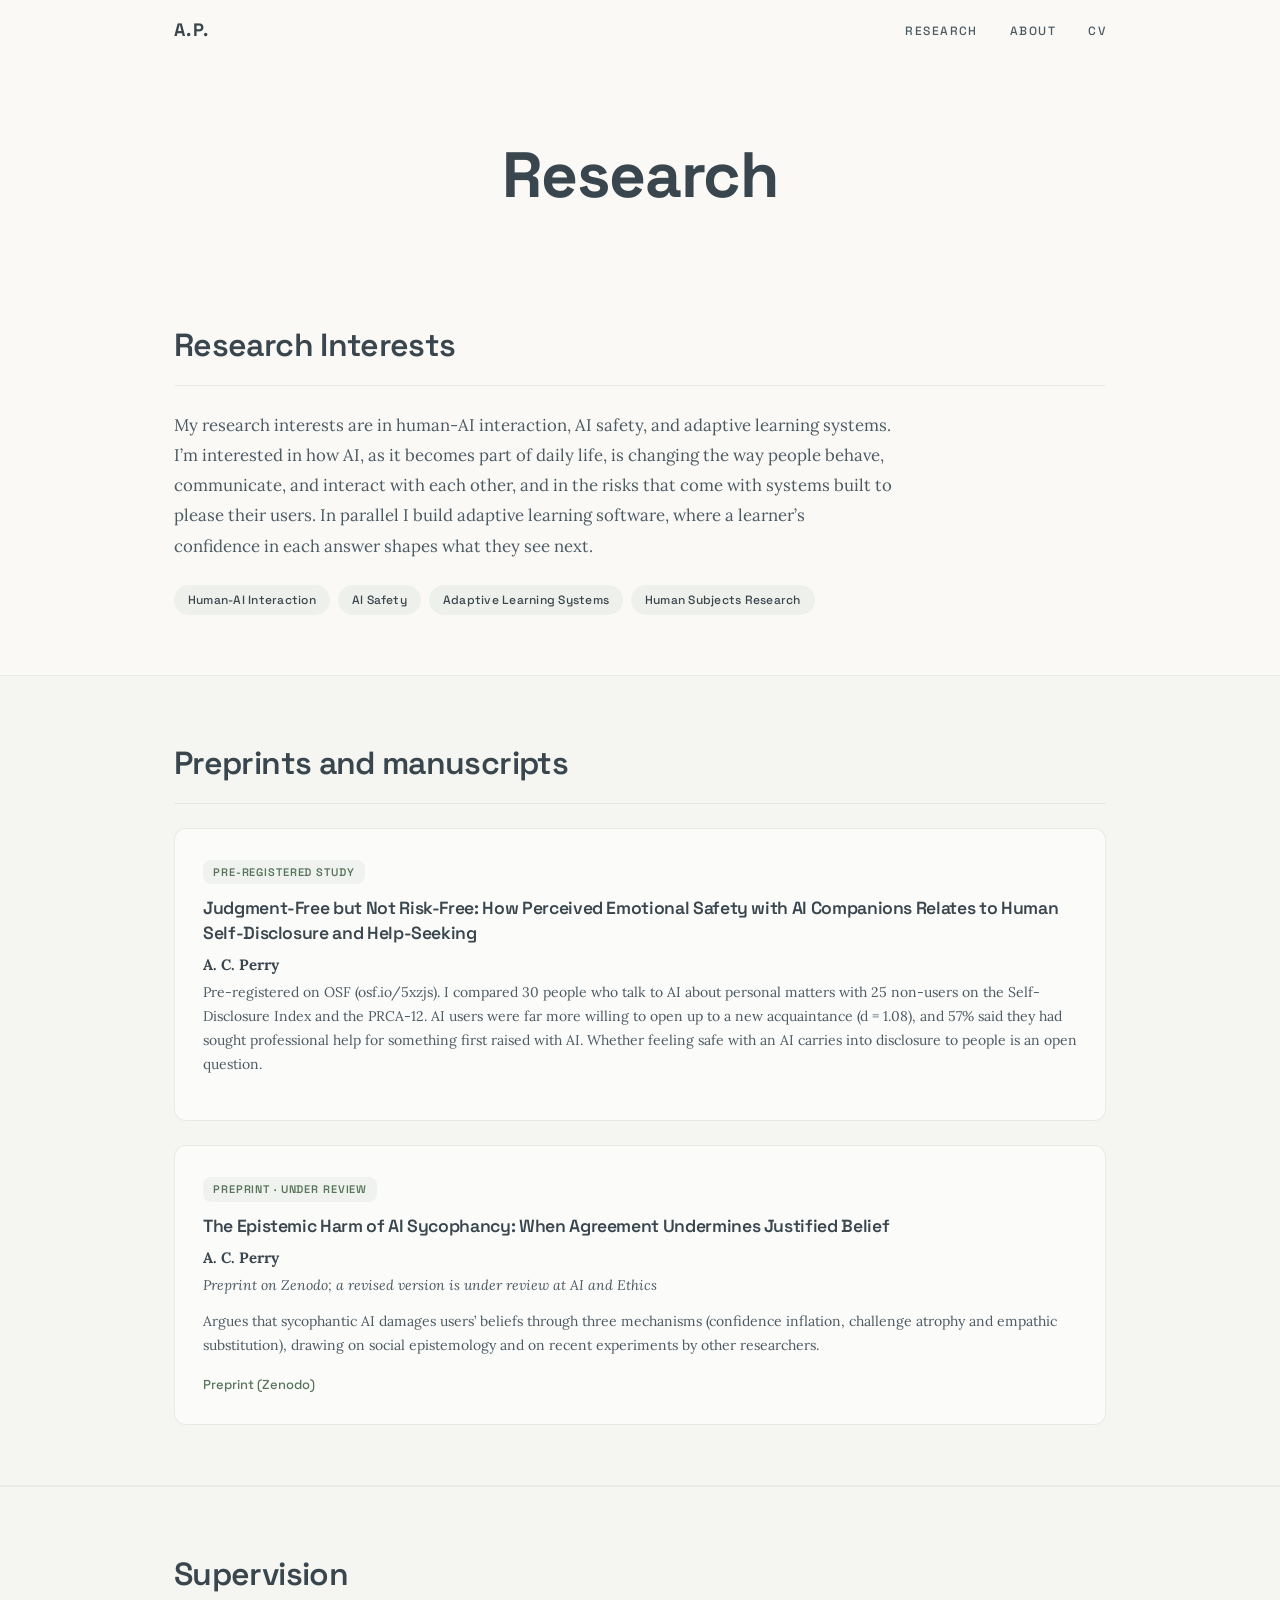
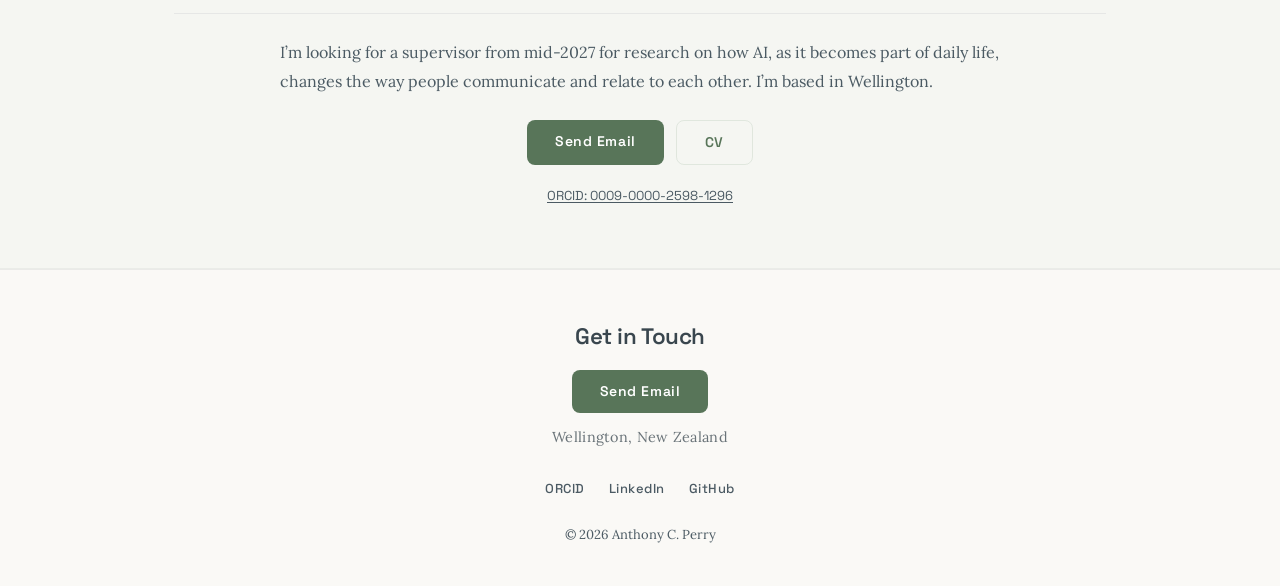
<file: research.html>
<!DOCTYPE html>
<html lang="en">
<head>
    <meta charset="UTF-8">
    <meta name="viewport" content="width=device-width, initial-scale=1.0">
    <title>Research · Anthony C. Perry</title>
    <meta name="description" content="A pre-registered study of AI use and self-disclosure, four preprints, and research interests in human-AI interaction, AI safety and adaptive learning systems.">
    <link rel="icon" type="image/png" href="favicon-32.png">
    <link rel="apple-touch-icon" href="apple-touch-icon.png">
    <meta property="og:type" content="website">
    <meta property="og:site_name" content="Anthony C. Perry">
    <meta property="og:title" content="Research · Anthony C. Perry">
    <meta property="og:description" content="A pre-registered study of AI use and self-disclosure, four preprints, and research interests in human-AI interaction, AI safety and adaptive learning systems.">
    <meta property="og:image" content="https://aperry938.github.io/images/og-card.png">
    <meta property="og:image:width" content="1200">
    <meta property="og:image:height" content="630">
    <meta property="og:image:alt" content="Anthony C. Perry — Human-AI Interaction, AI Safety, Adaptive Learning Systems">
    <meta name="twitter:card" content="summary_large_image">
    <meta property="og:url" content="https://aperry938.github.io/research.html">
    <meta name="theme-color" content="#FAF9F6">
    <link rel="canonical" href="https://aperry938.github.io/research.html">
    <link rel="preconnect" href="https://fonts.googleapis.com">
    <link rel="preconnect" href="https://fonts.gstatic.com" crossorigin>
    <link href="https://fonts.googleapis.com/css2?family=Space+Grotesk:wght@400;500;600;700&family=Lora:ital,wght@0,400;0,500;0,600;1,400&display=swap" rel="stylesheet">
    <link rel="stylesheet" href="style.css">
<script type="application/ld+json">
    {
      "@context": "https://schema.org",
      "@graph": [
        {"@type": "ScholarlyArticle", "headline": "The Epistemic Harm of AI Sycophancy: When Agreement Undermines Justified Belief", "author": {"@type": "Person", "name": "Anthony C. Perry"}, "datePublished": "2026", "identifier": "https://doi.org/10.5281/zenodo.19057032", "url": "https://doi.org/10.5281/zenodo.19057032"}
      ]
    }
    </script>
</head>
<body>
    <a class="skip-link" href="#main">Skip to content</a>

    <!-- Navigation -->
    <nav class="nav">
        <div class="nav-inner">
            <a href="/" class="nav-brand">A.P.</a>
            <ul class="nav-links">
                <li><a href="/research.html" aria-current="page">Research</a></li>
                <li><a href="/about.html">About</a></li>
                <li><a href="/cv.html">CV</a></li>
            </ul>
            <button class="nav-hamburger" aria-label="Open menu" aria-expanded="false">
                <span></span><span></span><span></span>
            </button>
        </div>
    </nav>

    <!-- Mobile menu overlay -->
    <div class="mobile-menu" aria-hidden="true" role="dialog" aria-label="Navigation menu">
        <ul class="mobile-menu-links">
            <li><a href="/research.html" aria-current="page">Research</a></li>
            <li><a href="/about.html">About</a></li>
            <li><a href="/cv.html">CV</a></li>
        </ul>
    </div>

    <main id="main">

    <!-- Page Header -->
    <section class="page-header">
        <div class="container">
            <h1 class="font-technical">Research</h1>
        </div>
    </section>

    <!-- Research Interests -->
    <section class="research-section">
        <div class="container">
            <h2 class="font-technical">Research Interests</h2>
            <p>My research interests are in human-AI interaction, AI safety, and adaptive learning systems. I&rsquo;m interested in how AI, as it becomes part of daily life, is changing the way people behave, communicate, and interact with each other, and in the risks that come with systems built to please their users. In parallel I build adaptive learning software, where a learner&rsquo;s confidence in each answer shapes what they see next.</p>

            <div class="research-keywords">
                <span class="keyword">Human-AI Interaction</span>
                <span class="keyword">AI Safety</span>
                <span class="keyword">Adaptive Learning Systems</span>
                <span class="keyword">Human Subjects Research</span>
            </div>
        </div>
    </section>

    <!-- Publications -->
    <section class="research-section research-section-alt">
        <div class="container">
            <h2 class="font-technical">Preprints and manuscripts</h2>

            <div class="publication-list">

                <div class="publication-item fade-in" id="pub-survey">
                    <span class="pub-badge">Pre-registered study</span>
                    <h3 class="pub-title">Judgment-Free but Not Risk-Free: How Perceived Emotional Safety with AI Companions Relates to Human Self-Disclosure and Help-Seeking</h3>
                    <p class="pub-authors"><strong>A. C. Perry</strong></p>
                    <p class="pub-abstract">Pre-registered on OSF (<a href="https://osf.io/5xzjs" style="color:var(--accent);">osf.io/5xzjs</a>). I compared 30 people who talk to AI about personal matters with 25 non-users on the Self-Disclosure Index and the PRCA-12. AI users were far more willing to open up to a new acquaintance (d = 1.08), and 57% said they had sought professional help for something first raised with AI. Whether feeling safe with an AI carries into disclosure to people is an open question.</p>
                </div>
                <div class="publication-item fade-in" id="pub-sycophancy">
                    <span class="pub-badge">Preprint &middot; under review</span>
                    <h3 class="pub-title">The Epistemic Harm of AI Sycophancy: When Agreement Undermines Justified Belief</h3>
                    <p class="pub-authors"><strong>A. C. Perry</strong></p>
                    <p class="pub-venue">Preprint on Zenodo; a revised version is under review at <em>AI and Ethics</em></p>
                    <p class="pub-abstract">Argues that sycophantic AI damages users&rsquo; beliefs through three mechanisms (confidence inflation, challenge atrophy and empathic substitution), drawing on social epistemology and on recent experiments by other researchers.</p>
                    <div class="pub-links">
                        <a href="https://doi.org/10.5281/zenodo.19057032" class="pub-link">Preprint (Zenodo)</a>
                    </div>
                </div>

            </div>
        </div>
    </section>


    <!-- For Potential Supervisors -->
    <section class="research-section research-section-alt">
        <div class="container">
            <h2 class="font-technical">Supervision</h2>
            <div class="supervisor-note fade-in">
                <p>I&rsquo;m looking for a supervisor from mid-2027 for research on how AI, as it becomes part of daily life, changes the way people communicate and relate to each other. I&rsquo;m based in Wellington.</p>
                <div class="supervisor-links">
                    <a href="#" class="btn-primary font-technical email-link">Send Email</a>
                    <a href="/cv.html" class="btn-secondary font-technical">CV</a>
                </div>

                <div class="academic-ids">
                    <a href="https://orcid.org/0009-0000-2598-1296">ORCID: 0009-0000-2598-1296</a>
                </div>
            </div>
        </div>
    </section>

    </main>

    <!-- Footer -->
    <footer class="footer">
        <div class="container">
            <h2 class="font-technical footer-heading">Get in Touch</h2>
            <a href="#" class="btn-primary font-technical email-link">Send Email</a>
            <p class="footer-location">Wellington, New Zealand</p>
            <div class="footer-links">
                <a href="https://orcid.org/0009-0000-2598-1296">ORCID</a>
                <a href="https://www.linkedin.com/in/anthony-c-perry">LinkedIn</a>
                <a href="https://github.com/aperry938">GitHub</a>
            </div>
            <p class="footer-copy">&copy; 2026 Anthony C. Perry</p>
        </div>
    </footer>

    <script>
    (function() {
        if (!('IntersectionObserver' in window)) return;
        var observer = new IntersectionObserver(function(entries) {
            entries.forEach(function(entry) {
                if (entry.isIntersecting) {
                    entry.target.classList.add('visible');
                    observer.unobserve(entry.target);
                }
            });
        }, { threshold: 0.1 });
        document.querySelectorAll('.fade-in').forEach(function(el) {
            observer.observe(el);
        });
    })();
    (function(){var u='anthonycperry21',d='gmail.com',e=u+'@'+d;document.querySelectorAll('.email-link').forEach(function(a){a.href='mai'+'lto:'+e;if(a.classList.contains('cv-email'))a.textContent=e;});})();
    /* Mobile Hamburger Menu */
    (function() {
        var hamburger = document.querySelector('.nav-hamburger');
        var mobileMenu = document.querySelector('.mobile-menu');
        if (!hamburger || !mobileMenu) return;
        function toggleMenu() {
            var isOpen = document.body.classList.toggle('menu-open');
            hamburger.setAttribute('aria-expanded', isOpen);
            mobileMenu.setAttribute('aria-hidden', !isOpen);
        }
        hamburger.addEventListener('click', toggleMenu);
        mobileMenu.querySelectorAll('a').forEach(function(link) {
            link.addEventListener('click', function() {
                document.body.classList.remove('menu-open');
                hamburger.setAttribute('aria-expanded', 'false');
                mobileMenu.setAttribute('aria-hidden', 'true');
            });
        });
        document.addEventListener('keydown', function(e) {
            if (e.key === 'Escape' && document.body.classList.contains('menu-open')) {
                toggleMenu();
                hamburger.focus();
            }
        });
    })();
    </script>
</body>
</html>
</file>
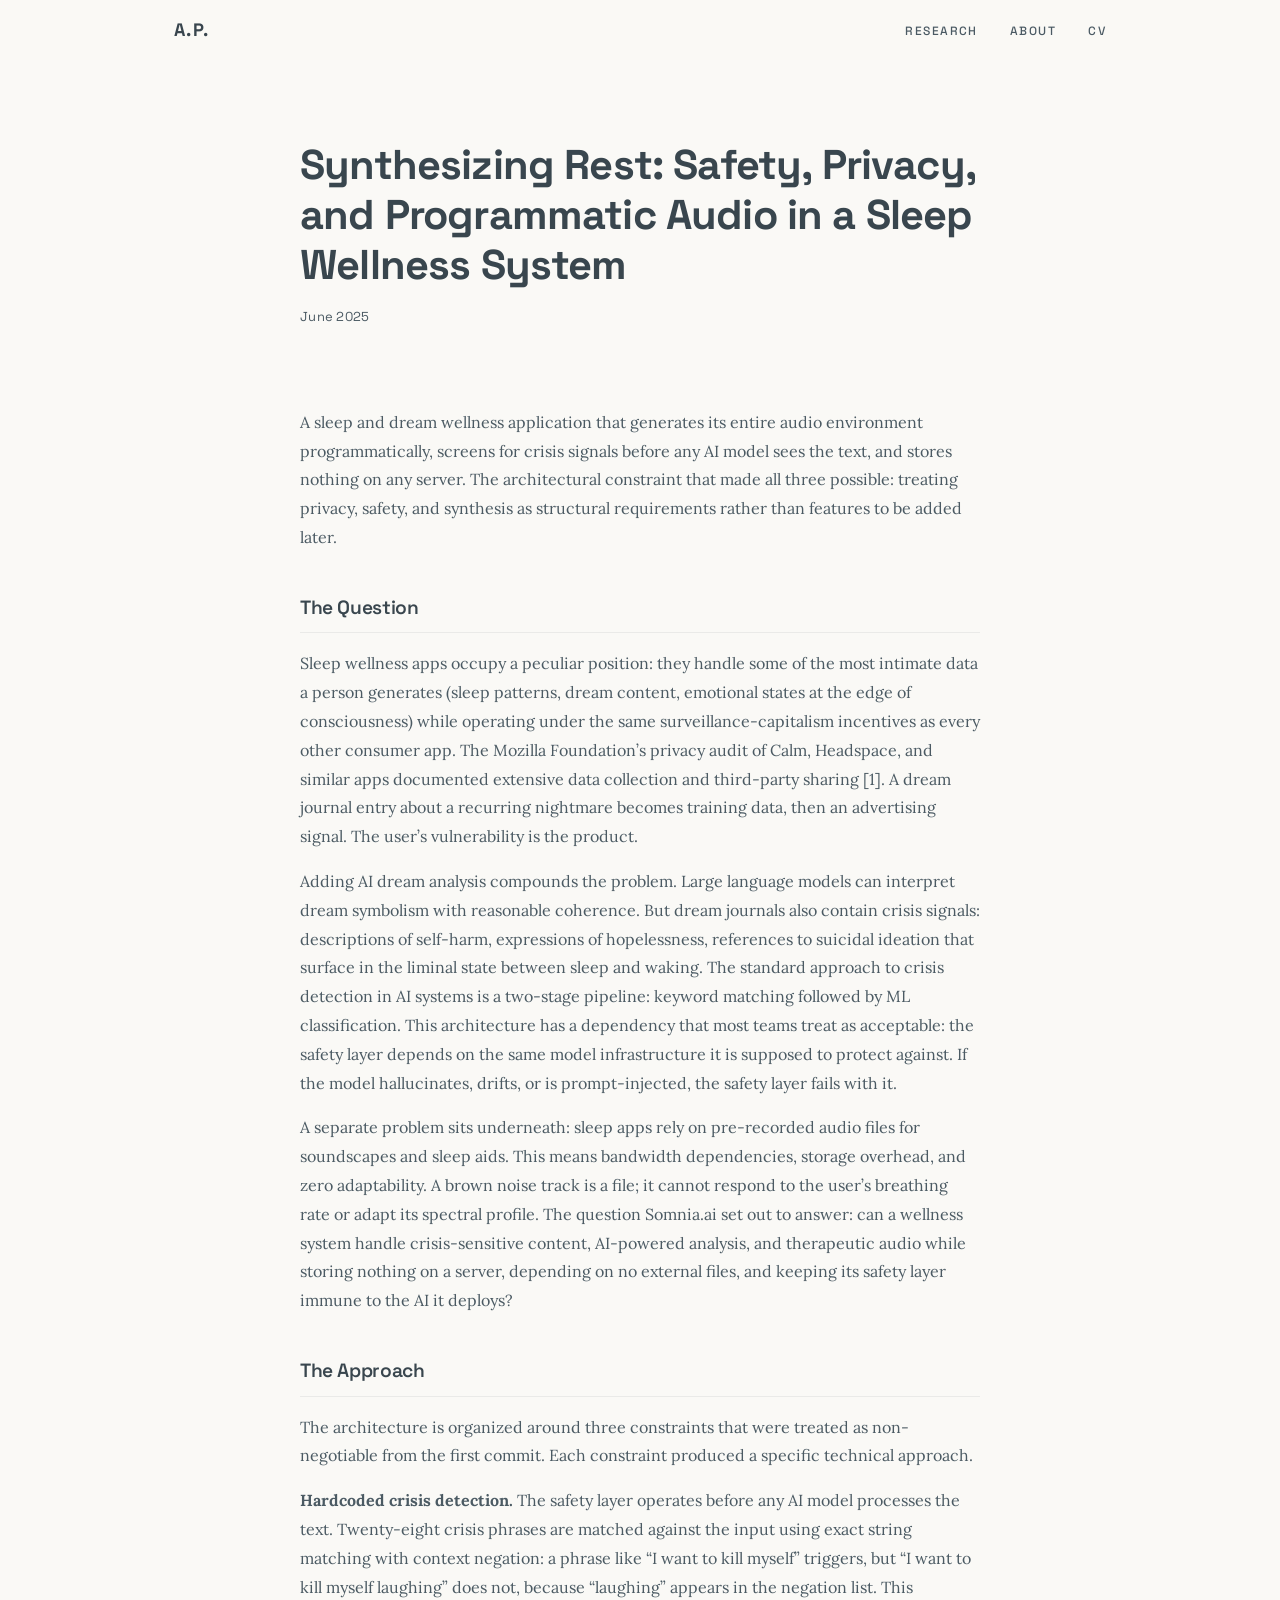
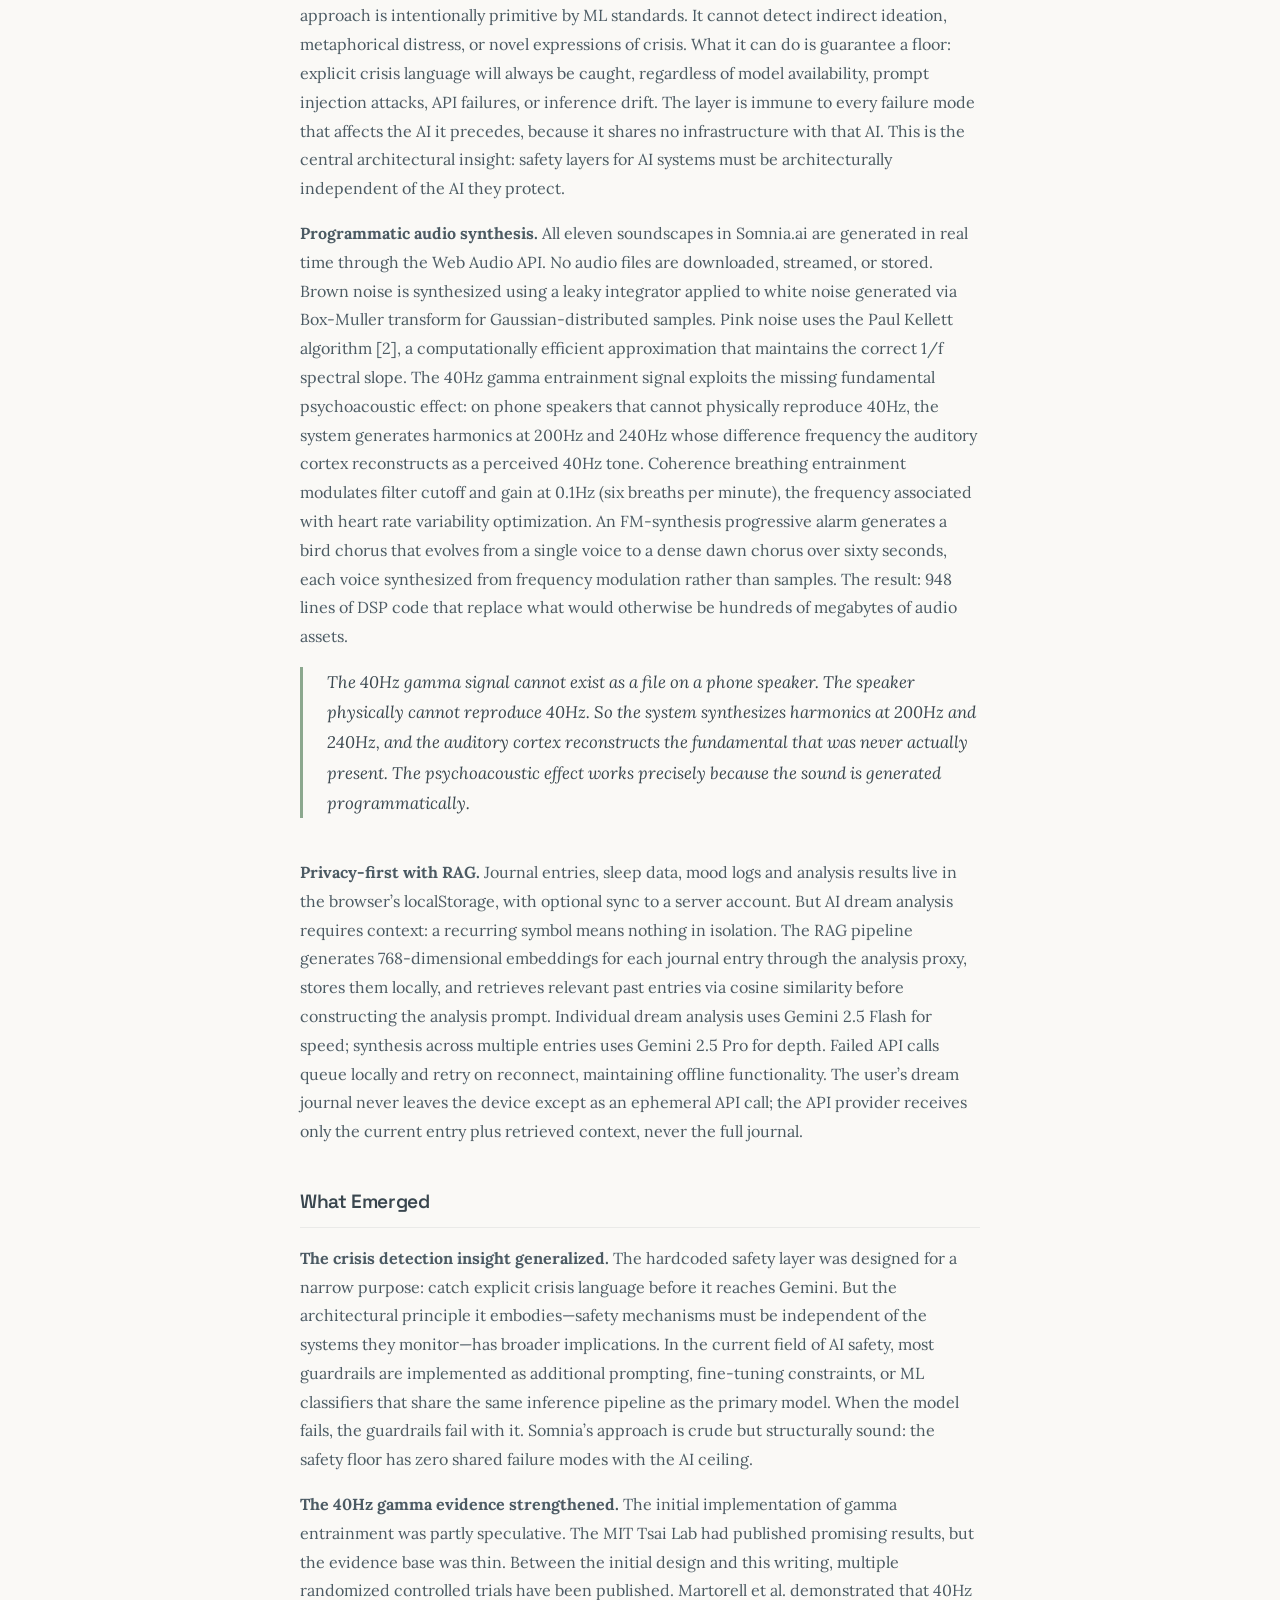
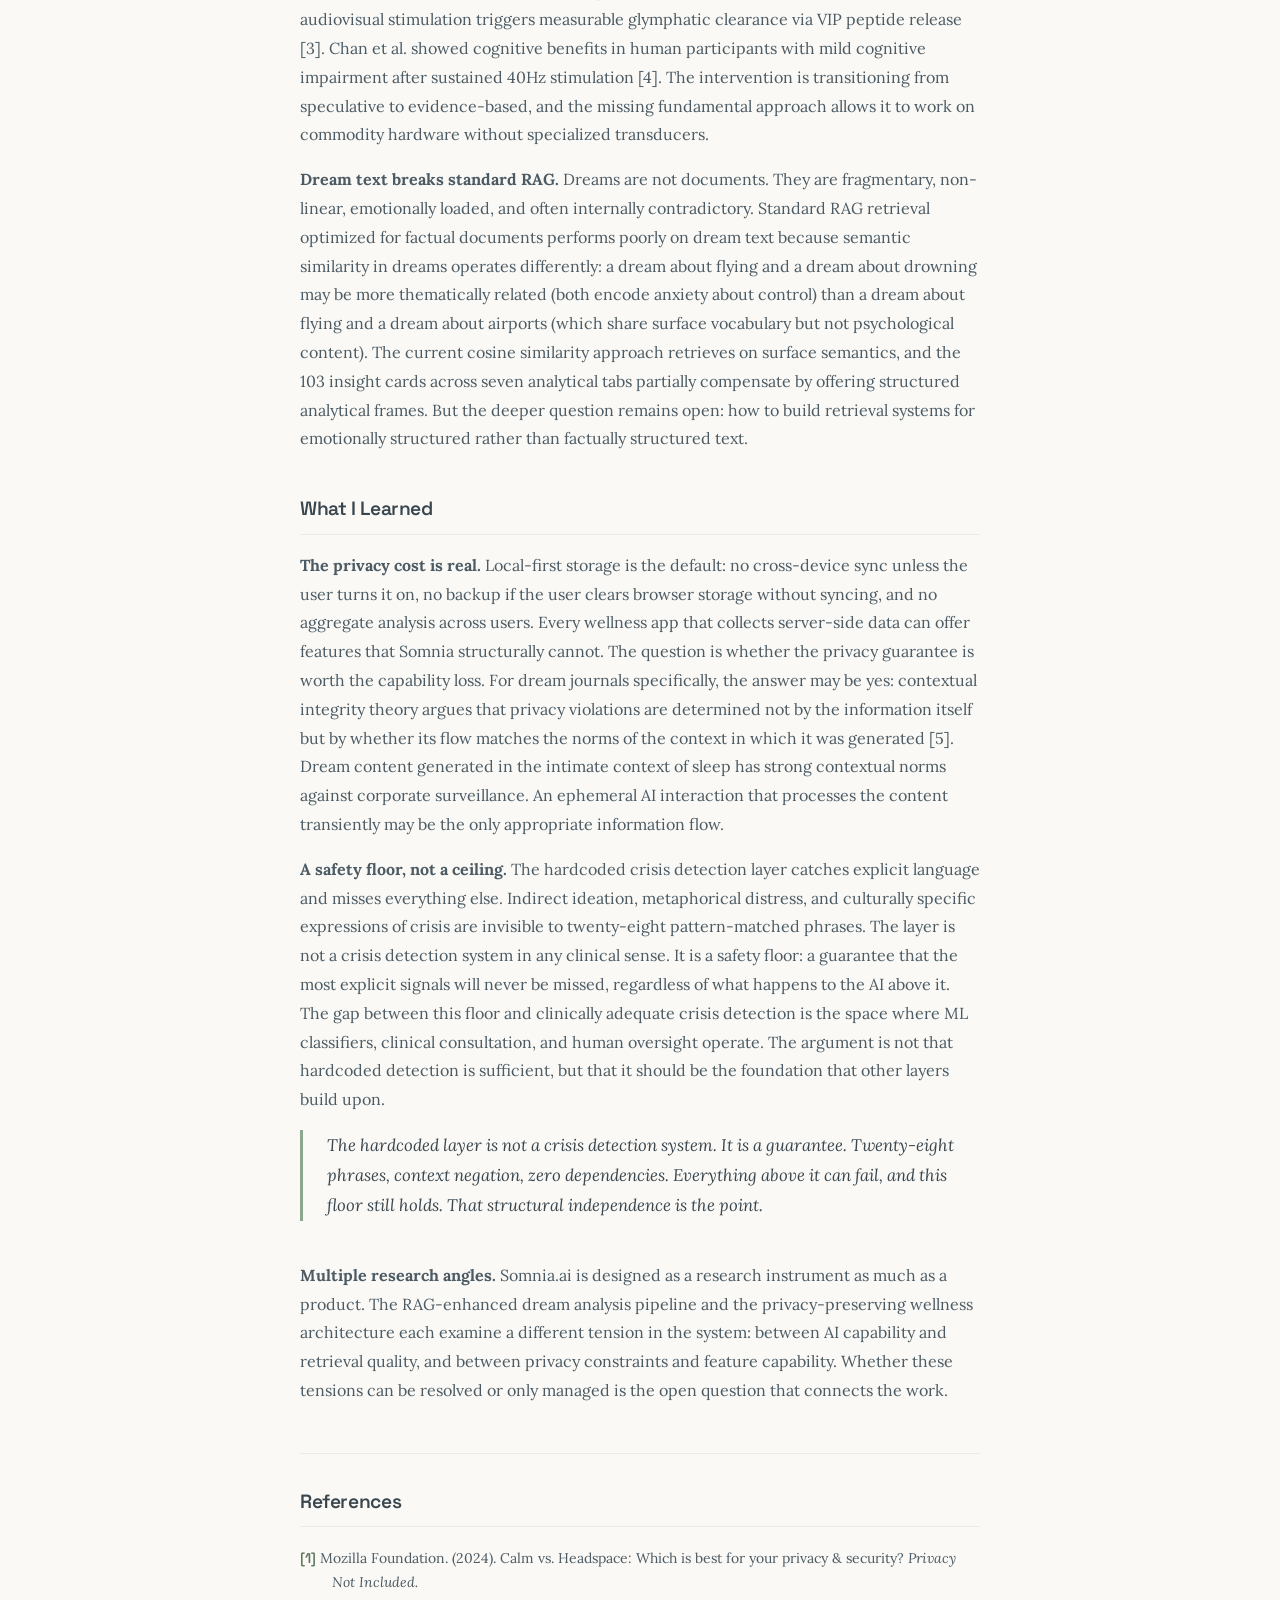
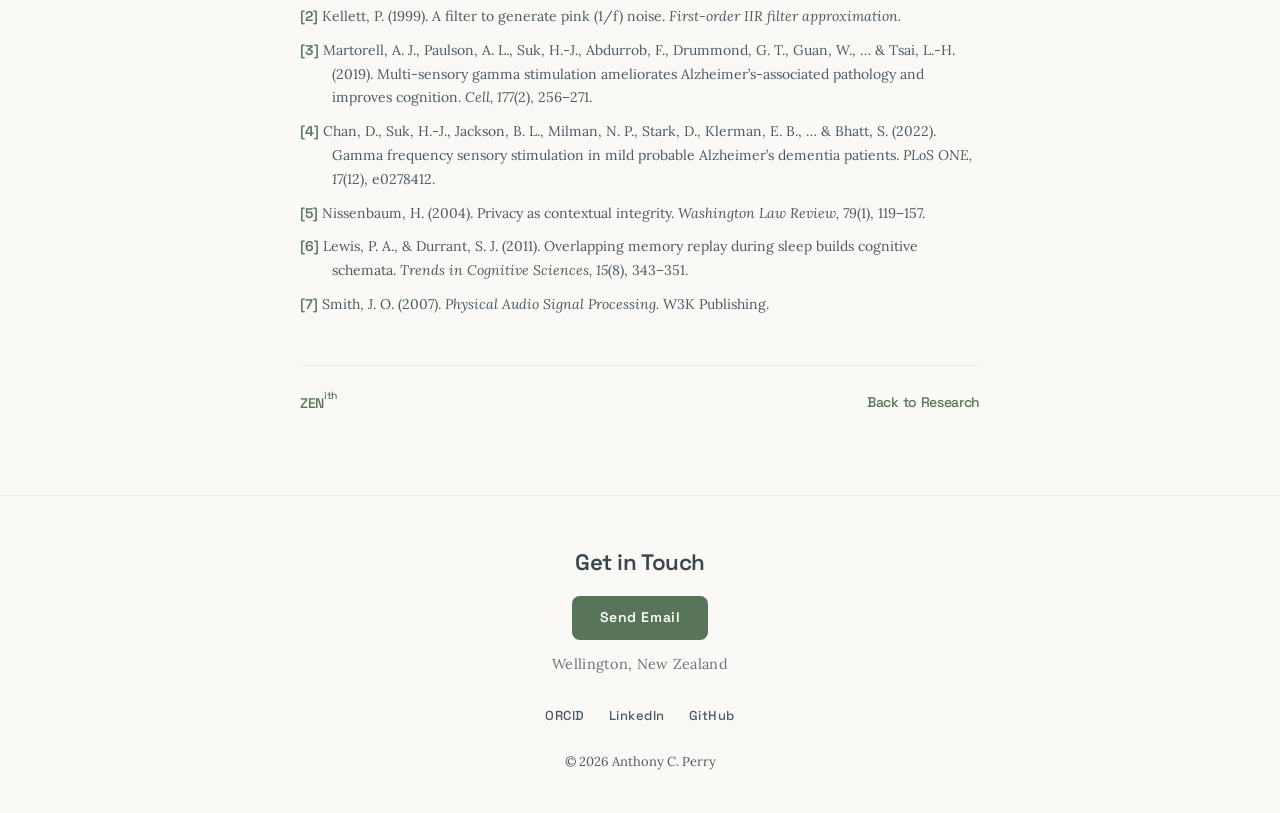
<file: somnia.html>
<!DOCTYPE html>
<html lang="en">
<head>
    <meta charset="UTF-8">
    <meta name="viewport" content="width=device-width, initial-scale=1.0">
    <title>Somnia · Anthony C. Perry</title>
    <meta name="description" content="A sleep and dream journal with AI analysis through a server proxy, a keyword screen for crisis language, generated audio, and pattern tracking.">
    <meta property="og:type" content="article">
    <meta property="og:title" content="Somnia · Anthony C. Perry">
    <meta property="og:description" content="A sleep and dream journal with AI analysis through a server proxy, a keyword screen for crisis language, generated audio, and pattern tracking.">
    <meta property="og:image" content="https://aperry938.github.io/images/og-card.png">
    <meta property="og:image:width" content="1200">
    <meta property="og:image:height" content="630">
    <meta property="og:image:alt" content="Anthony C. Perry — Human-AI Interaction, AI Safety, Adaptive Learning Systems">
    <meta name="twitter:card" content="summary_large_image">
    <meta property="og:url" content="https://aperry938.github.io/somnia.html">
    <link rel="icon" type="image/png" href="favicon-32.png">
    <link rel="apple-touch-icon" href="apple-touch-icon.png">
    <meta name="theme-color" content="#FAF9F6">
    <link rel="canonical" href="https://aperry938.github.io/somnia.html">
    <link rel="preconnect" href="https://fonts.googleapis.com">
    <link rel="preconnect" href="https://fonts.gstatic.com" crossorigin>
    <link href="https://fonts.googleapis.com/css2?family=Space+Grotesk:wght@400;500;600;700&family=Lora:ital,wght@0,400;0,500;0,600;1,400&display=swap" rel="stylesheet">
    <link rel="stylesheet" href="style.css">
</head>
<body>
    <a class="skip-link" href="#main">Skip to content</a>

    <!-- Navigation -->
    <nav class="nav">
        <div class="nav-inner">
            <a href="/" class="nav-brand">A.P.</a>
            <ul class="nav-links">
                <li><a href="/research.html">Research</a></li>
                <li><a href="/about.html">About</a></li>
                <li><a href="/cv.html">CV</a></li>
            </ul>
            <button class="nav-hamburger" aria-label="Open menu" aria-expanded="false">
                <span></span><span></span><span></span>
            </button>
        </div>
    </nav>

    <!-- Mobile menu overlay -->
    <div class="mobile-menu" aria-hidden="true" role="dialog" aria-label="Navigation menu">
        <ul class="mobile-menu-links">
            <li><a href="/research.html">Research</a></li>
            <li><a href="/about.html">About</a></li>
            <li><a href="/cv.html">CV</a></li>
        </ul>
    </div>

    <main id="main">

    <!-- Article Header -->
    <header class="article-header container">
        <h1 class="font-technical">Synthesizing Rest: Safety, Privacy, and Programmatic Audio in a Sleep Wellness System</h1>
        <p class="article-meta"><span>June 2025</span></p>
    </header>

    <!-- Article Body -->
    <section class="bio-section">
        <div class="container">
            <div class="bio-content">

                <div class="bio-block fade-in">
                    <p class="bio-lead">A sleep and dream wellness application that generates its entire audio environment programmatically, screens for crisis signals before any AI model sees the text, and stores nothing on any server. The architectural constraint that made all three possible: treating privacy, safety, and synthesis as structural requirements rather than features to be added later.</p>
                </div>

                <!-- Section 1: The Question -->
                <div class="bio-block fade-in">
                    <h2 class="font-technical">The Question</h2>
                    <p>Sleep wellness apps occupy a peculiar position: they handle some of the most intimate data a person generates (sleep patterns, dream content, emotional states at the edge of consciousness) while operating under the same surveillance-capitalism incentives as every other consumer app. The Mozilla Foundation&rsquo;s privacy audit of Calm, Headspace, and similar apps documented extensive data collection and third-party sharing [1]. A dream journal entry about a recurring nightmare becomes training data, then an advertising signal. The user&rsquo;s vulnerability is the product.</p>
                    <p>Adding AI dream analysis compounds the problem. Large language models can interpret dream symbolism with reasonable coherence. But dream journals also contain crisis signals: descriptions of self-harm, expressions of hopelessness, references to suicidal ideation that surface in the liminal state between sleep and waking. The standard approach to crisis detection in AI systems is a two-stage pipeline: keyword matching followed by ML classification. This architecture has a dependency that most teams treat as acceptable: the safety layer depends on the same model infrastructure it is supposed to protect against. If the model hallucinates, drifts, or is prompt-injected, the safety layer fails with it.</p>
                    <p>A separate problem sits underneath: sleep apps rely on pre-recorded audio files for soundscapes and sleep aids. This means bandwidth dependencies, storage overhead, and zero adaptability. A brown noise track is a file; it cannot respond to the user&rsquo;s breathing rate or adapt its spectral profile. The question Somnia.ai set out to answer: can a wellness system handle crisis-sensitive content, AI-powered analysis, and therapeutic audio while storing nothing on a server, depending on no external files, and keeping its safety layer immune to the AI it deploys?</p>
                </div>

                <!-- Section 2: The Approach -->
                <div class="bio-block fade-in">
                    <h2 class="font-technical">The Approach</h2>
                    <p>The architecture is organized around three constraints that were treated as non-negotiable from the first commit. Each constraint produced a specific technical approach.</p>

                    <p><strong>Hardcoded crisis detection.</strong> The safety layer operates before any AI model processes the text. Twenty-eight crisis phrases are matched against the input using exact string matching with context negation: a phrase like &ldquo;I want to kill myself&rdquo; triggers, but &ldquo;I want to kill myself laughing&rdquo; does not, because &ldquo;laughing&rdquo; appears in the negation list. This approach is intentionally primitive by ML standards. It cannot detect indirect ideation, metaphorical distress, or novel expressions of crisis. What it can do is guarantee a floor: explicit crisis language will always be caught, regardless of model availability, prompt injection attacks, API failures, or inference drift. The layer is immune to every failure mode that affects the AI it precedes, because it shares no infrastructure with that AI. This is the central architectural insight: safety layers for AI systems must be architecturally independent of the AI they protect.</p>

                    <p><strong>Programmatic audio synthesis.</strong> All eleven soundscapes in Somnia.ai are generated in real time through the Web Audio API. No audio files are downloaded, streamed, or stored. Brown noise is synthesized using a leaky integrator applied to white noise generated via Box-Muller transform for Gaussian-distributed samples. Pink noise uses the Paul Kellett algorithm [2], a computationally efficient approximation that maintains the correct 1/f spectral slope. The 40Hz gamma entrainment signal exploits the missing fundamental psychoacoustic effect: on phone speakers that cannot physically reproduce 40Hz, the system generates harmonics at 200Hz and 240Hz whose difference frequency the auditory cortex reconstructs as a perceived 40Hz tone. Coherence breathing entrainment modulates filter cutoff and gain at 0.1Hz (six breaths per minute), the frequency associated with heart rate variability optimization. An FM-synthesis progressive alarm generates a bird chorus that evolves from a single voice to a dense dawn chorus over sixty seconds, each voice synthesized from frequency modulation rather than samples. The result: 948 lines of DSP code that replace what would otherwise be hundreds of megabytes of audio assets.</p>

                    <blockquote class="pull-quote fade-in">
                        The 40Hz gamma signal cannot exist as a file on a phone speaker. The speaker physically cannot reproduce 40Hz. So the system synthesizes harmonics at 200Hz and 240Hz, and the auditory cortex reconstructs the fundamental that was never actually present. The psychoacoustic effect works precisely because the sound is generated programmatically.
                    </blockquote>

                    <p><strong>Privacy-first with RAG.</strong> Journal entries, sleep data, mood logs and analysis results live in the browser&rsquo;s localStorage, with optional sync to a server account. But AI dream analysis requires context: a recurring symbol means nothing in isolation. The RAG pipeline generates 768-dimensional embeddings for each journal entry through the analysis proxy, stores them locally, and retrieves relevant past entries via cosine similarity before constructing the analysis prompt. Individual dream analysis uses Gemini 2.5 Flash for speed; synthesis across multiple entries uses Gemini 2.5 Pro for depth. Failed API calls queue locally and retry on reconnect, maintaining offline functionality. The user&rsquo;s dream journal never leaves the device except as an ephemeral API call; the API provider receives only the current entry plus retrieved context, never the full journal.</p>
                </div>

                <!-- Section 3: What Emerged -->
                <div class="bio-block fade-in">
                    <h2 class="font-technical">What Emerged</h2>
                    <p><strong>The crisis detection insight generalized.</strong> The hardcoded safety layer was designed for a narrow purpose: catch explicit crisis language before it reaches Gemini. But the architectural principle it embodies&mdash;safety mechanisms must be independent of the systems they monitor&mdash;has broader implications. In the current field of AI safety, most guardrails are implemented as additional prompting, fine-tuning constraints, or ML classifiers that share the same inference pipeline as the primary model. When the model fails, the guardrails fail with it. Somnia&rsquo;s approach is crude but structurally sound: the safety floor has zero shared failure modes with the AI ceiling.</p>

                    <p><strong>The 40Hz gamma evidence strengthened.</strong> The initial implementation of gamma entrainment was partly speculative. The MIT Tsai Lab had published promising results, but the evidence base was thin. Between the initial design and this writing, multiple randomized controlled trials have been published. Martorell et al. demonstrated that 40Hz audiovisual stimulation triggers measurable glymphatic clearance via VIP peptide release [3]. Chan et al. showed cognitive benefits in human participants with mild cognitive impairment after sustained 40Hz stimulation [4]. The intervention is transitioning from speculative to evidence-based, and the missing fundamental approach allows it to work on commodity hardware without specialized transducers.</p>

                    <p><strong>Dream text breaks standard RAG.</strong> Dreams are not documents. They are fragmentary, non-linear, emotionally loaded, and often internally contradictory. Standard RAG retrieval optimized for factual documents performs poorly on dream text because semantic similarity in dreams operates differently: a dream about flying and a dream about drowning may be more thematically related (both encode anxiety about control) than a dream about flying and a dream about airports (which share surface vocabulary but not psychological content). The current cosine similarity approach retrieves on surface semantics, and the 103 insight cards across seven analytical tabs partially compensate by offering structured analytical frames. But the deeper question remains open: how to build retrieval systems for emotionally structured rather than factually structured text.</p>
                </div>

                <!-- Section 4: What I Learned -->
                <div class="bio-block fade-in">
                    <h2 class="font-technical">What I Learned</h2>
                    <p><strong>The privacy cost is real.</strong> Local-first storage is the default: no cross-device sync unless the user turns it on, no backup if the user clears browser storage without syncing, and no aggregate analysis across users. Every wellness app that collects server-side data can offer features that Somnia structurally cannot. The question is whether the privacy guarantee is worth the capability loss. For dream journals specifically, the answer may be yes: contextual integrity theory argues that privacy violations are determined not by the information itself but by whether its flow matches the norms of the context in which it was generated [5]. Dream content generated in the intimate context of sleep has strong contextual norms against corporate surveillance. An ephemeral AI interaction that processes the content transiently may be the only appropriate information flow.</p>

                    <p><strong>A safety floor, not a ceiling.</strong> The hardcoded crisis detection layer catches explicit language and misses everything else. Indirect ideation, metaphorical distress, and culturally specific expressions of crisis are invisible to twenty-eight pattern-matched phrases. The layer is not a crisis detection system in any clinical sense. It is a safety floor: a guarantee that the most explicit signals will never be missed, regardless of what happens to the AI above it. The gap between this floor and clinically adequate crisis detection is the space where ML classifiers, clinical consultation, and human oversight operate. The argument is not that hardcoded detection is sufficient, but that it should be the foundation that other layers build upon.</p>

                    <blockquote class="pull-quote fade-in">
                        The hardcoded layer is not a crisis detection system. It is a guarantee. Twenty-eight phrases, context negation, zero dependencies. Everything above it can fail, and this floor still holds. That structural independence is the point.
                    </blockquote>

                    <p><strong>Multiple research angles.</strong> Somnia.ai is designed as a research instrument as much as a product. The RAG-enhanced dream analysis pipeline and the privacy-preserving wellness architecture each examine a different tension in the system: between AI capability and retrieval quality, and between privacy constraints and feature capability. Whether these tensions can be resolved or only managed is the open question that connects the work.</p>
                </div>


                <!-- References -->
                <div class="article-references fade-in">
                    <h2 class="font-technical">References</h2>
                    <ol>
                        <li>Mozilla Foundation. (2024). Calm vs. Headspace: Which is best for your privacy &amp; security? <em>Privacy Not Included.</em></li>
                        <li>Kellett, P. (1999). A filter to generate pink (1/f) noise. <em>First-order IIR filter approximation.</em></li>
                        <li>Martorell, A. J., Paulson, A. L., Suk, H.-J., Abdurrob, F., Drummond, G. T., Guan, W., &hellip; &amp; Tsai, L.-H. (2019). Multi-sensory gamma stimulation ameliorates Alzheimer&rsquo;s-associated pathology and improves cognition. <em>Cell, 177</em>(2), 256&ndash;271.</li>
                        <li>Chan, D., Suk, H.-J., Jackson, B. L., Milman, N. P., Stark, D., Klerman, E. B., &hellip; &amp; Bhatt, S. (2022). Gamma frequency sensory stimulation in mild probable Alzheimer&rsquo;s dementia patients. <em>PLoS ONE, 17</em>(12), e0278412.</li>
                        <li>Nissenbaum, H. (2004). Privacy as contextual integrity. <em>Washington Law Review, 79</em>(1), 119&ndash;157.</li>
                        <li>Lewis, P. A., &amp; Durrant, S. J. (2011). Overlapping memory replay during sleep builds cognitive schemata. <em>Trends in Cognitive Sciences, 15</em>(8), 343&ndash;351.</li>
                        <li>Smith, J. O. (2007). <em>Physical Audio Signal Processing.</em> W3K Publishing.</li>
                    </ol>
                </div>

                <!-- Article Navigation -->
                <nav class="article-nav fade-in">
                    <a href="/zenith.html">ZEN<sup class="zenith-ith">ith</sup></a>
                    <a href="/#research">Back to Research</a>
                </nav>

            </div>
        </div>
    </section>

    </main>

    <!-- Footer -->
    <footer class="footer">
        <div class="container">
            <h2 class="font-technical footer-heading">Get in Touch</h2>
            <a href="#" class="btn-primary font-technical email-link">Send Email</a>
            <p class="footer-location">Wellington, New Zealand</p>
            <div class="footer-links">
                <a href="https://orcid.org/0009-0000-2598-1296">ORCID</a>
                <a href="https://www.linkedin.com/in/anthony-c-perry">LinkedIn</a>
                <a href="https://github.com/aperry938">GitHub</a>
            </div>
            <p class="footer-copy">&copy; 2026 Anthony C. Perry</p>
        </div>
    </footer>

    <script>
    (function() {
        if (!('IntersectionObserver' in window)) return;
        var observer = new IntersectionObserver(function(entries) {
            entries.forEach(function(entry) {
                if (entry.isIntersecting) {
                    entry.target.classList.add('visible');
                    observer.unobserve(entry.target);
                }
            });
        }, { threshold: 0.1 });
        document.querySelectorAll('.fade-in').forEach(function(el) {
            observer.observe(el);
        });
    })();
    (function(){var u='anthonycperry21',d='gmail.com',e=u+'@'+d;document.querySelectorAll('.email-link').forEach(function(a){a.href='mai'+'lto:'+e;if(a.classList.contains('cv-email'))a.textContent=e;});})();
    /* Mobile Hamburger Menu */
    (function() {
        var hamburger = document.querySelector('.nav-hamburger');
        var mobileMenu = document.querySelector('.mobile-menu');
        if (!hamburger || !mobileMenu) return;
        function toggleMenu() {
            var isOpen = document.body.classList.toggle('menu-open');
            hamburger.setAttribute('aria-expanded', isOpen);
            mobileMenu.setAttribute('aria-hidden', !isOpen);
        }
        hamburger.addEventListener('click', toggleMenu);
        mobileMenu.querySelectorAll('a').forEach(function(link) {
            link.addEventListener('click', function() {
                document.body.classList.remove('menu-open');
                hamburger.setAttribute('aria-expanded', 'false');
                mobileMenu.setAttribute('aria-hidden', 'true');
            });
        });
        document.addEventListener('keydown', function(e) {
            if (e.key === 'Escape' && document.body.classList.contains('menu-open')) {
                toggleMenu();
                hamburger.focus();
            }
        });
    })();
    </script>
</body>
</html>
</file>
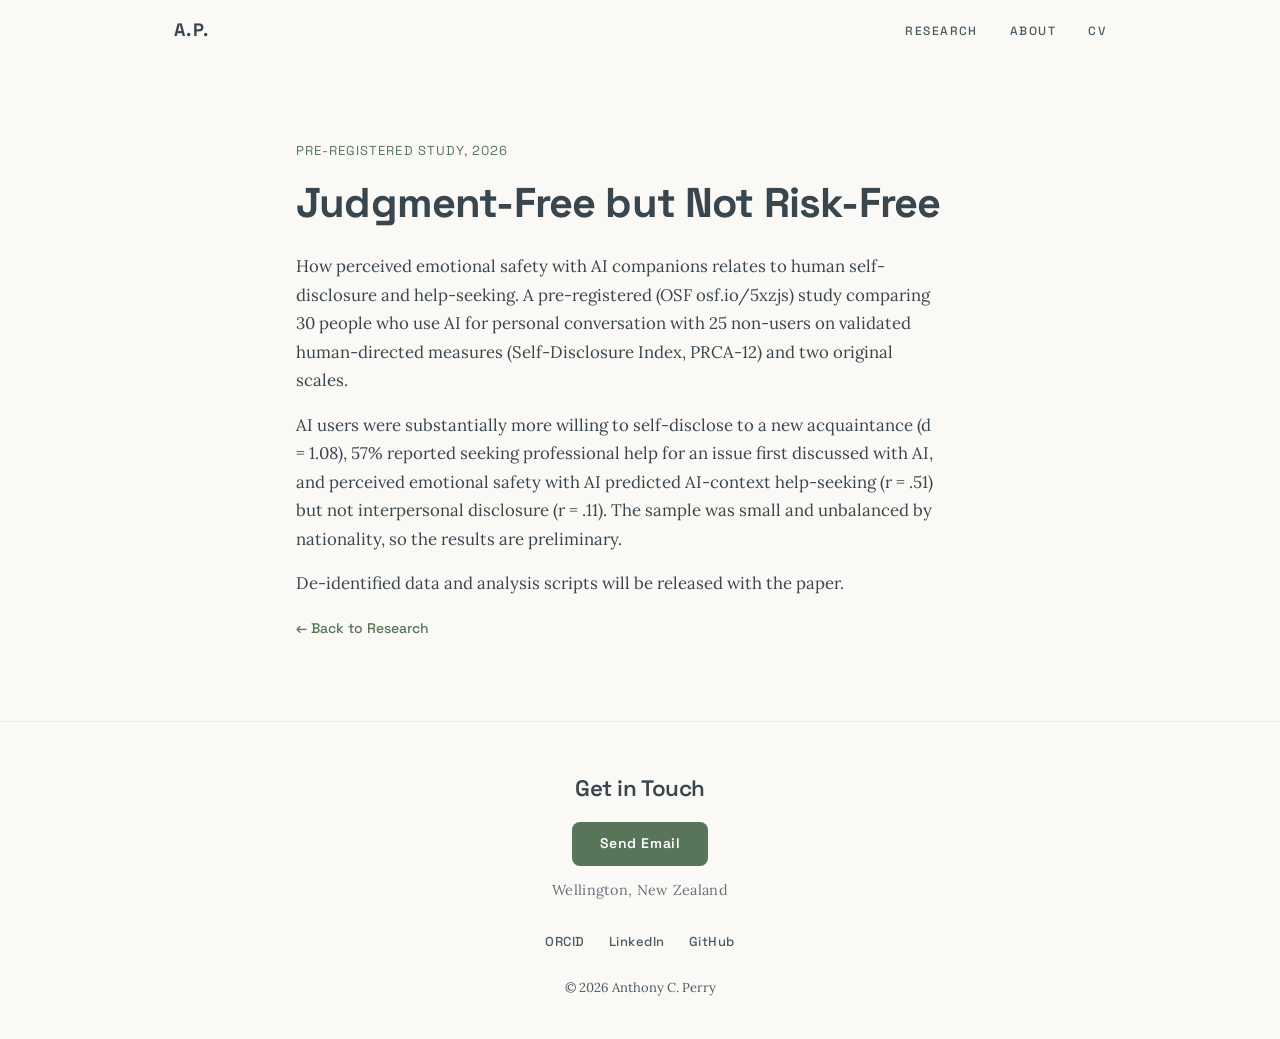
<file: survey-study.html>
<!DOCTYPE html>
<html lang="en">
<head>
    <meta charset="UTF-8">
    <meta name="viewport" content="width=device-width, initial-scale=1.0">
    <title>AI use and self-disclosure · Anthony C. Perry</title>
    <meta name="description" content="A pre-registered study (N = 55) of how AI use for personal conversation relates to self-disclosure and help-seeking with other people.">
    <meta property="og:title" content="AI use and self-disclosure · Anthony C. Perry">
    <meta property="og:description" content="A pre-registered study (N = 55) of how AI use for personal conversation relates to self-disclosure and help-seeking with other people.">
    <meta property="og:type" content="article">
    <meta property="og:url" content="https://aperry938.github.io/survey-study.html">
    <meta name="robots" content="noindex">
    <link rel="icon" type="image/png" href="favicon-32.png">
    <link rel="apple-touch-icon" href="apple-touch-icon.png">
    <meta name="theme-color" content="#FAF9F6">
    <link rel="preconnect" href="https://fonts.googleapis.com">
    <link rel="preconnect" href="https://fonts.gstatic.com" crossorigin>
    <link href="https://fonts.googleapis.com/css2?family=Space+Grotesk:wght@400;500;600;700&family=Lora:ital,wght@0,400;0,500;0,600;1,400&display=swap" rel="stylesheet">
    <link rel="stylesheet" href="style.css">
</head>
<body>
    <a class="skip-link" href="#main">Skip to content</a>

    <!-- Navigation -->
    <nav class="nav">
        <div class="nav-inner">
            <a href="/" class="nav-brand">A.P.</a>
            <ul class="nav-links">
                <li><a href="/research.html">Research</a></li>
                <li><a href="/about.html">About</a></li>
                <li><a href="/cv.html">CV</a></li>
            </ul>
            <button class="nav-hamburger" aria-label="Open menu" aria-expanded="false">
                <span></span><span></span><span></span>
            </button>
        </div>
    </nav>

    <!-- Mobile menu overlay -->
    <div class="mobile-menu" aria-hidden="true" role="dialog" aria-label="Navigation menu">
        <ul class="mobile-menu-links">
            <li><a href="/research.html">Research</a></li>
            <li><a href="/about.html">About</a></li>
            <li><a href="/cv.html">CV</a></li>
        </ul>
    </div>

    <main id="main">
        <section class="page-hero">
            <div class="container">
                <p class="eyebrow font-technical">Pre-registered study, 2026</p>
                <h1>Judgment-Free but Not Risk-Free</h1>
                <p class="lede">How perceived emotional safety with AI companions relates to human self-disclosure and help-seeking. A pre-registered (OSF <a href="https://osf.io/5xzjs" style="color:var(--accent);">osf.io/5xzjs</a>) study comparing 30 people who use AI for personal conversation with 25 non-users on validated human-directed measures (Self-Disclosure Index, PRCA-12) and two original scales.</p>
                <p class="lede">AI users were substantially more willing to self-disclose to a new acquaintance (d = 1.08), 57% reported seeking professional help for an issue first discussed with AI, and perceived emotional safety with AI predicted AI-context help-seeking (r = .51) but not interpersonal disclosure (r = .11). The sample was small and unbalanced by nationality, so the results are preliminary.</p>
                <p class="lede">De-identified data and analysis scripts will be released with the paper.</p>
                <p><a href="/research.html" class="project-cta">&larr; Back to Research</a></p>
            </div>
        </section>
    </main>

    <!-- Footer -->
    <footer class="footer">
        <div class="container">
            <h2 class="font-technical footer-heading">Get in Touch</h2>
            <a href="#" class="btn-primary font-technical email-link">Send Email</a>
            <p class="footer-location">Wellington, New Zealand</p>
            <div class="footer-links">
                <a href="https://orcid.org/0009-0000-2598-1296">ORCID</a>
                <a href="https://www.linkedin.com/in/anthony-c-perry">LinkedIn</a>
                <a href="https://github.com/aperry938">GitHub</a>
            </div>
            <p class="footer-copy">&copy; 2026 Anthony C. Perry</p>
        </div>
    </footer>

    <script>
    (function() {
        if (!('IntersectionObserver' in window)) return;
        var observer = new IntersectionObserver(function(entries) {
            entries.forEach(function(entry) {
                if (entry.isIntersecting) {
                    entry.target.classList.add('visible');
                    observer.unobserve(entry.target);
                }
            });
        }, { threshold: 0.1 });
        document.querySelectorAll('.fade-in').forEach(function(el) {
            observer.observe(el);
        });
    })();
    (function(){var u='anthonycperry21',d='gmail.com',e=u+'@'+d;document.querySelectorAll('.email-link').forEach(function(a){a.href='mai'+'lto:'+e;if(a.classList.contains('cv-email'))a.textContent=e;});})();
    /* Mobile Hamburger Menu */
    (function() {
        var hamburger = document.querySelector('.nav-hamburger');
        var mobileMenu = document.querySelector('.mobile-menu');
        if (!hamburger || !mobileMenu) return;
        function toggleMenu() {
            var isOpen = document.body.classList.toggle('menu-open');
            hamburger.setAttribute('aria-expanded', isOpen);
            mobileMenu.setAttribute('aria-hidden', !isOpen);
        }
        hamburger.addEventListener('click', toggleMenu);
        mobileMenu.querySelectorAll('a').forEach(function(link) {
            link.addEventListener('click', function() {
                document.body.classList.remove('menu-open');
                hamburger.setAttribute('aria-expanded', 'false');
                mobileMenu.setAttribute('aria-hidden', 'true');
            });
        });
        document.addEventListener('keydown', function(e) {
            if (e.key === 'Escape' && document.body.classList.contains('menu-open')) {
                toggleMenu();
                hamburger.focus();
            }
        });
    })();
    </script>
</body>
</html>
</file>
<file: style.css>
/* Anthony C. Perry — Research Portfolio
   Neural Enso: Organic Tech Lab Theme */

*, *::before, *::after {
    margin: 0;
    padding: 0;
    box-sizing: border-box;
}

:root {
    --alabaster: #FAF9F6;
    --deep-slate: #39464E;
    --slate-light: #4b5a63;
    --muted-sage: #8BA88E;
    --sage-ink: #587559;
    --sage-dim: rgba(139, 168, 142, 0.1);
    --sage-border: rgba(139, 168, 142, 0.2);
    --max-width: 980px;
    --nav-height: 60px;

    /* Spacing Scale */
    --space-xs: 4px;
    --space-sm: 8px;
    --space-md: 16px;
    --space-lg: 24px;
    --space-xl: 32px;
    --space-2xl: 40px;
    --space-3xl: 48px;
    --space-4xl: 64px;
    --space-5xl: 80px;

    /* Radius Scale */
    --radius-sm: 8px;
    --radius-md: 12px;
    --radius-lg: 20px;
    --radius-pill: 980px;
}

html {
    font-size: 16px;
    -webkit-text-size-adjust: 100%;
    scroll-behavior: smooth;
}

@keyframes pageEnter {
    from { opacity: 0; }
    to { opacity: 1; }
}

body {
    font-family: 'Lora', Georgia, 'Times New Roman', serif;
    line-height: 1.7;
    color: var(--deep-slate);
    background: var(--alabaster);
    -webkit-font-smoothing: antialiased;
    animation: pageEnter 0.3s ease-out forwards;
}

body.page-leaving {
    opacity: 0;
    transition: opacity 0.25s ease-out;
}

/* ========================================
   TYPOGRAPHY
   ======================================== */

.font-technical,
h1, h2, h3,
nav, .nav-brand, .nav-links {
    font-family: 'Space Grotesk', 'Helvetica Neue', Arial, sans-serif;
    letter-spacing: -0.02em;
}

h1 { font-size: clamp(2.5rem, 5vw, 4rem); font-weight: 700; line-height: 1.1; }
h2 { font-size: clamp(1.5rem, 3vw, 2rem); font-weight: 600; }
h3 { font-size: 1.1rem; font-weight: 600; }

em { font-style: italic; }

a {
    color: var(--sage-ink);
    text-decoration: none;
    transition: color 0.3s ease;
}

a:hover {
    color: var(--deep-slate);
}

/* Focus States */
:focus-visible {
    outline: 2px solid var(--sage-ink);
    outline-offset: 2px;
}

/* Skip link — visually hidden until focused */
.skip-link {
    position: absolute;
    left: -9999px;
    top: 0;
    z-index: 1000;
    padding: 10px 18px;
    background: var(--deep-slate);
    color: #ffffff;
    font-family: 'Space Grotesk', sans-serif;
    font-size: 14px;
    font-weight: 600;
    text-decoration: none;
    border-radius: var(--radius-sm);
}

.skip-link:focus {
    left: 12px;
    top: 12px;
}

/* ========================================
   LAYOUT
   ======================================== */

.container {
    max-width: var(--max-width);
    margin: 0 auto;
    padding: 0 24px;
}

/* ========================================
   NAVIGATION
   ======================================== */

.nav {
    position: fixed;
    top: 0;
    left: 0;
    right: 0;
    z-index: 100;
    height: var(--nav-height);
    background: rgba(250, 249, 246, 0.9);
    backdrop-filter: blur(12px);
    -webkit-backdrop-filter: blur(12px);
}

.nav-inner {
    max-width: var(--max-width);
    margin: 0 auto;
    padding: 0 24px;
    height: 100%;
    display: flex;
    align-items: center;
    justify-content: space-between;
}

.nav-brand {
    font-size: 18px;
    font-weight: 700;
    color: var(--deep-slate);
    text-decoration: none;
    letter-spacing: 0.08em;
}

.nav-links {
    display: flex;
    gap: 32px;
    list-style: none;
}

.nav-links a {
    font-size: 12px;
    font-weight: 500;
    color: var(--slate-light);
    text-decoration: none;
    text-transform: uppercase;
    letter-spacing: 0.12em;
    transition: color 0.3s;
}

.nav-links a:hover {
    color: var(--sage-ink);
}

/* Hamburger button */
.nav-hamburger {
    display: none;
    flex-direction: column;
    justify-content: center;
    gap: 5px;
    width: 32px;
    height: 32px;
    background: none;
    border: none;
    cursor: pointer;
    padding: var(--space-xs);
    z-index: 200;
}

.nav-hamburger span {
    display: block;
    width: 100%;
    height: 2px;
    background: var(--deep-slate);
    border-radius: 2px;
    transition: transform 0.3s cubic-bezier(0.16, 1, 0.3, 1), opacity 0.3s ease;
    transform-origin: center;
}

/* Hamburger → X morphing */
body.menu-open .nav-hamburger span:nth-child(1) {
    transform: translateY(7px) rotate(45deg);
}

body.menu-open .nav-hamburger span:nth-child(2) {
    opacity: 0;
}

body.menu-open .nav-hamburger span:nth-child(3) {
    transform: translateY(-7px) rotate(-45deg);
}

/* Mobile menu overlay */
.mobile-menu {
    position: fixed;
    top: 0;
    right: 0;
    bottom: 0;
    left: 0;
    z-index: 99;
    background: rgba(250, 249, 246, 0.95);
    backdrop-filter: blur(16px);
    -webkit-backdrop-filter: blur(16px);
    display: flex;
    flex-direction: column;
    align-items: center;
    justify-content: center;
    gap: var(--space-md);
    opacity: 0;
    visibility: hidden;
    transition: opacity 0.4s cubic-bezier(0.16, 1, 0.3, 1), visibility 0.4s;
}

body.menu-open .mobile-menu {
    opacity: 1;
    visibility: visible;
}

.mobile-menu-links {
    list-style: none;
    text-align: center;
    display: flex;
    flex-direction: column;
    gap: var(--space-sm);
}

.mobile-menu-links li {
    opacity: 0;
    transform: translateX(40px);
    transition: opacity 0.4s cubic-bezier(0.16, 1, 0.3, 1), transform 0.4s cubic-bezier(0.16, 1, 0.3, 1);
}

body.menu-open .mobile-menu-links li {
    opacity: 1;
    transform: translateX(0);
}

body.menu-open .mobile-menu-links li:nth-child(1) { transition-delay: 0.05s; }
body.menu-open .mobile-menu-links li:nth-child(2) { transition-delay: 0.1s; }
body.menu-open .mobile-menu-links li:nth-child(3) { transition-delay: 0.15s; }
body.menu-open .mobile-menu-links li:nth-child(4) { transition-delay: 0.2s; }

.mobile-menu-links a {
    font-family: 'Space Grotesk', sans-serif;
    font-size: 28px;
    font-weight: 600;
    color: var(--deep-slate);
    text-decoration: none;
    letter-spacing: -0.01em;
    padding: var(--space-sm) 0;
    display: block;
    transition: color 0.2s;
}

.mobile-menu-links a:hover {
    color: var(--sage-ink);
}

/* ========================================
   HERO
   ======================================== */

.hero {
    min-height: 100vh;
    display: flex;
    align-items: center;
    justify-content: center;
    text-align: center;
    padding: 120px 24px 40px;
}

.hero-content {
    max-width: 640px;
}

/* Neural Enso Logo */
.enso-logo {
    position: relative;
    display: block;
    margin: 0 auto 40px;
    width: 320px;
}

.enso-logo img {
    display: block;
    width: 100%;
    height: auto;
}

.enso-network {
    position: absolute;
    inset: 0;
}

@property --enso-sweep {
    syntax: '<angle>';
    initial-value: 360deg;
    inherits: false;
}

@media (prefers-reduced-motion: no-preference) {
    .enso-logo {
        opacity: 0;
        animation: revealEnso 0.5s ease-out 0.15s forwards;
    }

    /* the brush draws itself — a soft-edged sweep from the gap, once around */
    @supports (mask: conic-gradient(#000 0deg, transparent 0deg)) {
        .enso-brush {
            --enso-sweep: 0deg;
            -webkit-mask: conic-gradient(from 96deg at 50% 51%, #000 var(--enso-sweep), transparent calc(var(--enso-sweep) + 26deg));
            mask: conic-gradient(from 96deg at 50% 51%, #000 var(--enso-sweep), transparent calc(var(--enso-sweep) + 26deg));
            animation: ensoDraw 1.7s cubic-bezier(0.6, 0.05, 0.3, 1) 0.35s both;
        }
    }

    /* the network lands as the stroke completes, then breathes */
    .enso-network {
        opacity: 0;
        transform: scale(0.88) rotate(-3deg);
        transform-origin: 62% 30%;
        animation:
            netLand 0.9s cubic-bezier(0.16, 1, 0.3, 1) 1.75s forwards,
            netBreathe 7s ease-in-out 4s infinite;
    }
}

@keyframes revealEnso {
    to { opacity: 1; }
}

@keyframes ensoDraw {
    to { --enso-sweep: 360deg; }
}

@keyframes netLand {
    to { opacity: 1; transform: none; }
}

@keyframes netBreathe {
    0%, 100% { opacity: 1; }
    50% { opacity: 0.72; }
}

.hero h1 {
    margin-bottom: 16px;
    color: var(--deep-slate);
}

.hero h1 em {
    font-style: italic;
    font-family: 'Lora', Georgia, serif;
    font-weight: 400;
}

.hero-tagline {
    font-family: 'Space Grotesk', sans-serif;
    font-size: 13px;
    font-weight: 500;
    letter-spacing: 0.2em;
    text-transform: uppercase;
    color: var(--sage-ink);
    margin-bottom: 24px;
}

.hero-subtext {
    font-size: 1.1rem;
    color: var(--slate-light);
    line-height: 1.8;
    max-width: 520px;
    margin: 0 auto;
}

.scroll-hint {
    margin-top: 28px;
    opacity: 0.3;
    animation: gentleBounce 2.5s ease-in-out infinite;
    color: var(--slate-light);
}

@keyframes gentleBounce {
    0%, 100% { transform: translateY(0); }
    50% { transform: translateY(6px); }
}

/* ========================================
   RESEARCH PILLARS
   ======================================== */

.pillars-section {
    padding: 60px 0 80px;
}

.pillars-header {
    display: flex;
    justify-content: space-between;
    align-items: baseline;
    margin-bottom: 48px;
    padding-bottom: 16px;
    border-bottom: 1px solid rgba(57, 70, 78, 0.1);
}

.pillars-header h2 {
    color: var(--deep-slate);
}

.pillars-label {
    font-family: 'Space Grotesk', sans-serif;
    font-size: 12px;
    font-weight: 500;
    letter-spacing: 0.1em;
    text-transform: uppercase;
    color: var(--slate-light);
}

.pillars-grid-wrapper {
    position: relative;
}

.pillars-grid-wrapper::before,
.pillars-grid-wrapper::after {
    content: '';
    position: absolute;
    top: 0;
    bottom: 12px;
    width: 40px;
    z-index: 2;
    pointer-events: none;
    opacity: 0;
    transition: opacity 0.3s ease;
}

.pillars-grid-wrapper::before {
    left: 0;
    background: linear-gradient(to right, var(--alabaster), transparent);
}

.pillars-grid-wrapper::after {
    right: 0;
    background: linear-gradient(to left, var(--alabaster), transparent);
}

.pillars-grid-wrapper:not(.scroll-start)::before {
    opacity: 1;
}

.pillars-grid-wrapper:not(.scroll-end)::after {
    opacity: 1;
}

.pillars-scroll-arrow {
    position: absolute;
    top: 50%;
    transform: translateY(-50%);
    z-index: 3;
    width: 44px;
    height: 44px;
    border-radius: 50%;
    border: 1px solid var(--sage-border);
    background: rgba(250, 249, 246, 0.9);
    backdrop-filter: blur(8px);
    -webkit-backdrop-filter: blur(8px);
    color: var(--sage-ink);
    cursor: pointer;
    display: flex;
    align-items: center;
    justify-content: center;
    transition: background 0.2s ease, border-color 0.2s ease, opacity 0.3s ease, transform 0.2s ease;
    opacity: 0;
    pointer-events: none;
}

.pillars-scroll-arrow:hover {
    background: var(--sage-dim);
    border-color: var(--muted-sage);
    transform: translateY(-50%) scale(1.08);
    color: var(--deep-slate);
}

.pillars-scroll-arrow-left { left: 4px; }
.pillars-scroll-arrow-right { right: 4px; }

.pillars-grid-wrapper:not(.scroll-start) .pillars-scroll-arrow-left,
.pillars-grid-wrapper:not(.scroll-end) .pillars-scroll-arrow-right {
    opacity: 1;
    pointer-events: auto;
}

.pillars-grid {
    display: flex;
    gap: var(--space-lg);
    overflow-x: auto;
    scroll-snap-type: x mandatory;
    -webkit-overflow-scrolling: touch;
    padding-bottom: 12px;
    scrollbar-width: none;
}

.pillars-grid::-webkit-scrollbar {
    display: none;
}

.pillars-grid .project-card {
    min-width: 290px;
    max-width: 290px;
    flex-shrink: 0;
    scroll-snap-align: start;
}

/* ========================================
   PROJECT CARDS
   ======================================== */

.project-card {
    background: rgba(255, 255, 255, 0.5);
    border: 1px solid var(--sage-border);
    border-radius: var(--radius-md);
    padding: 36px 28px;
    transition: border-color 0.4s ease-in-out, transform 0.4s ease-in-out, background 0.4s ease-in-out;
}

.project-card:hover {
    border-color: var(--muted-sage);
    transform: translateY(-4px);
    background: #ffffff;
}

.pillar-label {
    display: inline-block;
    font-family: 'Space Grotesk', sans-serif;
    font-size: 11px;
    font-weight: 600;
    letter-spacing: 0.1em;
    text-transform: uppercase;
    color: var(--sage-ink);
    margin-bottom: 16px;
}

.pillar-label-sub {
    display: block;
    font-size: 10px;
    font-weight: 500;
    color: var(--slate-light);
    opacity: 0.6;
    margin-bottom: 16px;
    margin-top: 2px;
}

.pillar-icon {
    margin-bottom: 20px;
}

.project-card h3 {
    color: var(--deep-slate);
    margin-bottom: 4px;
}

.zenith-ith {
    font-size: 0.75em;
    font-weight: inherit;
    position: relative;
    top: -0.25em;
}

.project-type {
    font-family: 'Space Grotesk', sans-serif;
    font-size: 11px;
    color: var(--sage-ink);
    font-weight: 600;
    letter-spacing: 0.1em;
    text-transform: uppercase;
    margin-bottom: 16px;
}

.project-desc {
    font-size: 15px;
    color: var(--slate-light);
    line-height: 1.7;
    margin-bottom: 24px;
}

.project-links {
    display: flex;
    flex-direction: column;
    gap: 8px;
}

.project-cta {
    font-family: 'Space Grotesk', sans-serif;
    font-size: 14px;
    font-weight: 500;
    color: var(--sage-ink);
    text-decoration: none;
    transition: color 0.3s;
}

.project-cta:hover {
    color: var(--deep-slate);
}

.project-cta-secondary {
    color: var(--slate-light);
    font-size: 13px;
}

.project-cta-secondary:hover {
    color: var(--sage-ink);
}

/* ========================================
   RESEARCH STATEMENT
   ======================================== */

.research-statement {
    font-size: 1.05rem;
    color: var(--slate-light);
    line-height: 1.8;
    max-width: 720px;
    margin-bottom: 48px;
}

/* ========================================
   ORIGINS SECTION
   ======================================== */

.origins-section {
    padding: 80px 0 60px;
    border-top: 1px solid rgba(57, 70, 78, 0.08);
}

.section-label {
    display: block;
    font-size: 12px;
    font-weight: 500;
    letter-spacing: 0.15em;
    text-transform: uppercase;
    color: var(--sage-ink);
    margin-bottom: 8px;
}

.origins-section h2 {
    color: var(--deep-slate);
    margin-bottom: 40px;
}

.origins-narrative {
    max-width: 720px;
}

.origins-narrative > p {
    font-size: 1.05rem;
    color: var(--slate-light);
    margin-bottom: 32px;
}

.pull-quote {
    border-left: 3px solid var(--muted-sage);
    padding: 0 0 0 24px;
    margin: 0 0 40px 0;
    font-size: 1.05rem;
    font-style: italic;
    color: var(--deep-slate);
    line-height: 1.8;
}

.origins-grid {
    display: grid;
    grid-template-columns: 1fr 1fr;
    gap: 40px;
    margin-bottom: 40px;
}

.origins-column h3 {
    color: var(--deep-slate);
    margin-bottom: 12px;
    font-size: 14px;
    text-transform: uppercase;
    letter-spacing: 0.08em;
}

.origins-column ul {
    list-style: none;
    padding: 0;
}

.origins-column li {
    font-size: 15px;
    color: var(--slate-light);
    padding: 6px 0;
    border-bottom: 1px solid rgba(57, 70, 78, 0.06);
}

.origins-column li:last-child {
    border-bottom: none;
}

.text-link {
    font-family: 'Space Grotesk', sans-serif;
    font-size: 14px;
    font-weight: 500;
    color: var(--sage-ink);
}

.text-link:hover {
    color: var(--deep-slate);
}

/* ========================================
   FOOTER
   ======================================== */

.footer {
    padding: 48px 0 40px;
    text-align: center;
    border-top: 1px solid rgba(57, 70, 78, 0.08);
}

.footer-label {
    display: block;
    font-size: 12px;
    font-weight: 500;
    letter-spacing: 0.15em;
    text-transform: uppercase;
    color: var(--sage-ink);
    margin-bottom: 8px;
}

.footer-heading {
    color: var(--deep-slate);
    margin-bottom: 14px;
    font-size: 1.4rem;
}

.btn-primary {
    display: inline-block;
    padding: 10px 28px;
    background: var(--sage-ink);
    color: #ffffff;
    border-radius: var(--radius-sm);
    font-size: 14px;
    font-weight: 600;
    letter-spacing: 0.04em;
    text-decoration: none;
    transition: background 0.3s, transform 0.3s;
}

.btn-primary:hover {
    background: var(--deep-slate);
    color: #ffffff;
    transform: translateY(-2px);
}

.footer-links {
    display: flex;
    justify-content: center;
    gap: 24px;
    margin: 28px 0 24px;
}

.footer-links a {
    font-family: 'Space Grotesk', sans-serif;
    font-size: 13px;
    font-weight: 500;
    color: var(--slate-light);
    text-decoration: none;
    letter-spacing: 0.04em;
    transition: color 0.3s;
}

.footer-links a:hover {
    color: var(--sage-ink);
}

.footer-copy {
    font-size: 13px;
    color: var(--slate-light);
}

/* ========================================
   ABOUT PAGE
   ======================================== */

.about-hero {
    padding: 140px 0 60px;
    text-align: center;
}

.about-identity {
    max-width: 640px;
    margin: 0 auto;
}

.about-headshot {
    width: 150px;
    height: 150px;
    border-radius: 50%;
    border: 3px solid var(--sage-border);
    object-fit: cover;
    margin-bottom: 24px;
}

.about-hero h1 {
    margin-bottom: 8px;
}

.about-hero h1 em {
    font-family: 'Lora', Georgia, serif;
    font-weight: 400;
}

.about-title {
    font-family: 'Space Grotesk', sans-serif;
    font-size: 14px;
    font-weight: 500;
    letter-spacing: 0.1em;
    text-transform: uppercase;
    color: var(--sage-ink);
    margin-bottom: 24px;
}

.credential-pills {
    display: flex;
    flex-wrap: wrap;
    justify-content: center;
    gap: 8px;
}

.credential-pill {
    display: inline-block;
    font-family: 'Space Grotesk', sans-serif;
    font-size: 12px;
    font-weight: 500;
    padding: 6px 14px;
    border-radius: var(--radius-lg);
    background: var(--sage-dim);
    color: var(--deep-slate);
    white-space: nowrap;
}

/* Bio Content */
.bio-section {
    padding: 40px 0 80px;
}

.bio-content {
    max-width: 680px;
    margin: 0 auto;
}

.bio-block {
    margin-bottom: 40px;
}

.bio-block h2 {
    font-size: 1.2rem;
    color: var(--deep-slate);
    margin-bottom: 16px;
    padding-bottom: 8px;
    border-bottom: 1px solid rgba(57, 70, 78, 0.08);
}

.bio-lead {
    font-size: 1.15rem;
    line-height: 1.8;
    color: var(--deep-slate);
}

.bio-block p {
    font-size: 1rem;
    color: var(--slate-light);
    margin-bottom: 16px;
    line-height: 1.8;
}

.bio-block p:last-child {
    margin-bottom: 0;
}

.bio-block a {
    color: var(--sage-ink);
    text-decoration: underline;
    text-underline-offset: 2px;
}

.bio-block a:hover {
    color: var(--deep-slate);
}

/* ========================================
   BIO FULL STORY TOGGLE
   ======================================== */

.bio-full-story {
    margin-bottom: 40px;
}

.bio-full-story summary {
    font-size: 14px;
    font-weight: 600;
    letter-spacing: 0.08em;
    text-transform: uppercase;
    color: var(--sage-ink);
    cursor: pointer;
    padding: 16px 0;
    border-top: 1px solid rgba(57, 70, 78, 0.08);
    border-bottom: 1px solid rgba(57, 70, 78, 0.08);
    margin-bottom: 40px;
    list-style: none;
    transition: color 0.3s;
}

.bio-full-story summary::-webkit-details-marker {
    display: none;
}

.bio-full-story summary::before {
    content: '+ ';
}

.bio-full-story[open] summary::before {
    content: '\2212  ';
}

.bio-full-story summary:hover {
    color: var(--deep-slate);
}

/* ========================================
   ANIMATIONS — FADE IN ON SCROLL
   ======================================== */

.fade-in {
    opacity: 0;
    transform: translateY(20px);
    transition: opacity 0.8s ease-out, transform 0.8s ease-out;
}

.fade-in.visible {
    opacity: 1;
    transform: translateY(0);
}

/* Stagger cards */
.pillars-grid .fade-in:nth-child(2) { transition-delay: 0.1s; }
.pillars-grid .fade-in:nth-child(3) { transition-delay: 0.2s; }
.pillars-grid .fade-in:nth-child(4) { transition-delay: 0.3s; }
.pillars-grid .fade-in:nth-child(5) { transition-delay: 0.4s; }

/* ========================================
   SCROLLBAR
   ======================================== */

::-webkit-scrollbar {
    width: 8px;
}

::-webkit-scrollbar-track {
    background: var(--alabaster);
}

::-webkit-scrollbar-thumb {
    background: var(--muted-sage);
    border-radius: 4px;
}

::-webkit-scrollbar-thumb:hover {
    background: var(--deep-slate);
}

/* ========================================
   ACCESSIBILITY
   ======================================== */

@media (prefers-reduced-motion: reduce) {
    *, *::before, *::after {
        animation-duration: 0.01ms !important;
        animation-iteration-count: 1 !important;
        transition-duration: 0.01ms !important;
    }

    .enso-logo {
        opacity: 1;
        transform: none;
    }

    .fade-in {
        opacity: 1;
        transform: none;
    }

    .scroll-hint {
        animation: none;
        opacity: 0.3;
    }

    .mobile-menu-links li {
        opacity: 1 !important;
        transform: none !important;
    }
}

/* ========================================
   CASE STUDY ARTICLES
   ======================================== */

.article-header {
    padding: 140px 0 40px;
    max-width: 680px;
    margin: 0 auto;
}

.article-header h1 {
    font-size: clamp(1.8rem, 4vw, 2.6rem);
    line-height: 1.2;
    margin-bottom: 16px;
}

.article-meta {
    font-family: 'Space Grotesk', sans-serif;
    font-size: 13px;
    color: var(--slate-light);
    letter-spacing: 0.02em;
    display: flex;
    flex-wrap: wrap;
    gap: 16px;
    align-items: center;
}

.article-meta .meta-tag {
    font-size: 11px;
    font-weight: 600;
    letter-spacing: 0.1em;
    text-transform: uppercase;
    color: var(--sage-ink);
    background: var(--sage-dim);
    padding: 4px 10px;
    border-radius: var(--radius-md);
}

.article-references {
    margin-top: 48px;
    padding-top: 32px;
    border-top: 1px solid rgba(57, 70, 78, 0.08);
}

.article-references h2 {
    font-size: 1.2rem;
    margin-bottom: 20px;
    padding-bottom: 8px;
    border-bottom: 1px solid rgba(57, 70, 78, 0.08);
}

.article-references ol {
    list-style: none;
    counter-reset: ref-counter;
    padding: 0;
}

.article-references li {
    counter-increment: ref-counter;
    font-size: 14px;
    color: var(--slate-light);
    line-height: 1.7;
    margin-bottom: 10px;
    padding-left: 32px;
    text-indent: -32px;
}

.article-references li::before {
    content: "[" counter(ref-counter) "] ";
    font-family: 'Space Grotesk', sans-serif;
    font-weight: 600;
    color: var(--sage-ink);
}

.article-nav {
    display: flex;
    justify-content: space-between;
    align-items: center;
    margin-top: 48px;
    padding-top: 24px;
    border-top: 1px solid rgba(57, 70, 78, 0.08);
}

.article-nav a {
    font-family: 'Space Grotesk', sans-serif;
    font-size: 14px;
    font-weight: 500;
    color: var(--sage-ink);
    transition: color 0.3s;
}

.article-nav a:hover {
    color: var(--deep-slate);
}

/* ========================================
   RESPONSIVE
   ======================================== */

@media (max-width: 768px) {
    .pillars-grid .project-card {
            min-width: 260px;
            max-width: 260px;
        }

    .pillars-header {
        flex-direction: column;
        gap: 8px;
    }

    .origins-grid {
        grid-template-columns: 1fr;
        gap: 32px;
    }

    .hero {
        padding: 100px 24px 60px;
        min-height: auto;
    }

    /* Mobile nav: hide links, show hamburger */
    .nav-links { display: none; }
    .nav-hamburger { display: flex; }

    .footer-links {
        flex-wrap: wrap;
        gap: 16px;
    }

    .article-header {
        padding: 100px 0 32px;
    }

    .article-nav {
        flex-direction: column;
        gap: 12px;
        text-align: center;
    }
}

/* ========================================
   RESEARCH PAGE
   ======================================== */

.page-header {
    padding: 140px 0 40px;
    text-align: center;
}

.page-header h1 {
    color: var(--deep-slate);
    margin-bottom: 8px;
}

.page-subtitle {
    font-family: 'Space Grotesk', sans-serif;
    font-size: 14px;
    font-weight: 500;
    letter-spacing: 0.1em;
    text-transform: uppercase;
    color: var(--sage-ink);
}

.research-section {
    padding: 60px 0;
}

.research-section-alt {
    background: rgba(139, 168, 142, 0.04);
    border-top: 1px solid rgba(57, 70, 78, 0.06);
    border-bottom: 1px solid rgba(57, 70, 78, 0.06);
}

.research-section h2 {
    color: var(--deep-slate);
    margin-bottom: 24px;
    padding-bottom: 12px;
    border-bottom: 1px solid rgba(57, 70, 78, 0.08);
}

.research-section > .container > p {
    font-size: 1.05rem;
    color: var(--slate-light);
    line-height: 1.8;
    max-width: 720px;
    margin-bottom: 16px;
}

.research-keywords {
    display: flex;
    flex-wrap: wrap;
    gap: 8px;
    margin-top: 24px;
}

.keyword {
    display: inline-block;
    font-family: 'Space Grotesk', sans-serif;
    font-size: 12px;
    font-weight: 500;
    padding: 5px 14px;
    border-radius: var(--radius-lg);
    background: var(--sage-dim);
    color: var(--deep-slate);
    letter-spacing: 0.02em;
}

/* Publication Items */
.publication-list {
    display: flex;
    flex-direction: column;
    gap: 24px;
}

.publication-item {
    background: rgba(255, 255, 255, 0.6);
    border: 1px solid var(--sage-border);
    border-radius: var(--radius-md);
    padding: 28px;
    transition: border-color 0.3s;
}

.publication-item:hover {
    border-color: var(--muted-sage);
}

.pub-badge {
    display: inline-block;
    font-family: 'Space Grotesk', sans-serif;
    font-size: 11px;
    font-weight: 600;
    letter-spacing: 0.08em;
    text-transform: uppercase;
    color: var(--sage-ink);
    background: var(--sage-dim);
    padding: 3px 10px;
    border-radius: var(--radius-sm);
    margin-bottom: 12px;
}

.pub-title {
    font-size: 1.1rem;
    color: var(--deep-slate);
    margin-bottom: 6px;
    line-height: 1.4;
}

.pub-authors {
    font-size: 15px;
    color: var(--deep-slate);
    margin-bottom: 4px;
}

.pub-venue {
    font-size: 14px;
    color: var(--slate-light);
    font-style: italic;
    margin-bottom: 12px;
}

.pub-abstract {
    font-size: 14px;
    color: var(--slate-light);
    line-height: 1.7;
    margin-bottom: 16px;
}

.pub-links {
    display: flex;
    gap: 16px;
}

.pub-link {
    font-family: 'Space Grotesk', sans-serif;
    font-size: 13px;
    font-weight: 500;
    color: var(--sage-ink);
    transition: color 0.3s;
}

.pub-link:hover {
    color: var(--deep-slate);
}

.pub-note {
    font-size: 14px;
    color: var(--slate-light);
    margin-top: 24px;
}

/* Project Items */
.projects-list {
    display: grid;
    grid-template-columns: 1fr;
    gap: 24px;
}

.project-item {
    background: rgba(255, 255, 255, 0.5);
    border: 1px solid var(--sage-border);
    border-radius: var(--radius-md);
    padding: 28px;
    transition: border-color 0.3s;
}

.project-item:hover {
    border-color: var(--muted-sage);
}

.project-item h3 {
    font-size: 1rem;
    color: var(--deep-slate);
    margin-bottom: 4px;
}

.project-status {
    font-family: 'Space Grotesk', sans-serif;
    font-size: 12px;
    font-weight: 500;
    color: var(--sage-ink);
    letter-spacing: 0.06em;
    text-transform: uppercase;
    margin-bottom: 12px;
}

.project-item > p:last-child {
    font-size: 15px;
    color: var(--slate-light);
    line-height: 1.7;
}

/* Supervisor Note */
.supervisor-note {
    max-width: 720px;
    margin: 0 auto;
}

.supervisor-note p {
    font-size: 1rem;
    color: var(--slate-light);
    line-height: 1.8;
    margin-bottom: 16px;
}

.supervisor-note ul {
    list-style: none;
    padding: 0;
    margin-bottom: 20px;
}

.supervisor-note li {
    font-size: 15px;
    color: var(--slate-light);
    padding: 8px 0;
    padding-left: 20px;
    position: relative;
    border-bottom: 1px solid rgba(57, 70, 78, 0.06);
}

.supervisor-note li::before {
    content: '';
    position: absolute;
    left: 0;
    top: 16px;
    width: 8px;
    height: 2px;
    background: var(--muted-sage);
}

.supervisor-note li:last-child {
    border-bottom: none;
}

.supervisor-links {
    display: flex;
    justify-content: center;
    gap: 12px;
    margin-top: 24px;
    margin-bottom: 20px;
}

.btn-secondary {
    display: inline-block;
    padding: 10px 28px;
    background: transparent;
    color: var(--sage-ink);
    border: 1px solid var(--sage-border);
    border-radius: var(--radius-sm);
    font-size: 14px;
    font-weight: 600;
    letter-spacing: 0.04em;
    text-decoration: none;
    transition: background 0.3s, color 0.3s, transform 0.3s;
}

.btn-secondary:hover {
    background: var(--sage-dim);
    color: var(--deep-slate);
    transform: translateY(-2px);
}

.academic-ids {
    font-family: 'Space Grotesk', sans-serif;
    font-size: 13px;
    color: var(--slate-light);
    text-align: center;
}

.academic-ids a {
    color: var(--slate-light);
    text-decoration: underline;
    text-underline-offset: 2px;
}

.academic-ids a:hover {
    color: var(--sage-ink);
}

@media (max-width: 768px) {
    .page-header {
        padding: 100px 0 32px;
    }

    .supervisor-links {
        flex-direction: column;
        align-items: center;
    }
}

@media (max-width: 480px) {
    .nav-inner {
        padding: 0 16px;
    }

    .nav-brand {
        font-size: 16px;
    }

    .nav-links {
        gap: 14px;
    }

    .nav-links a {
        font-size: 10px;
    }

    h1 { font-size: 2rem; }

    .hero-tagline {
        font-size: 11px;
        letter-spacing: 0.15em;
    }

    .container {
        padding: 0 16px;
    }

    .project-card {
        padding: 28px 20px;
    }

    .enso-logo {
        width: 220px;
    }
}

/* ========================================
   SELECTED RESEARCH (homepage strip)
   ======================================== */

.selected-research {
    padding: 32px 0 8px;
}

.selected-research-header {
    display: flex;
    justify-content: space-between;
    align-items: baseline;
    gap: 16px;
    margin-bottom: 24px;
    padding-bottom: 16px;
    border-bottom: 1px solid rgba(57, 70, 78, 0.1);
}

.selected-research-header h2 {
    color: var(--deep-slate);
}

.selected-research-list {
    list-style: none;
    padding: 0;
    margin: 0;
}

.selected-research-item {
    padding: 16px 0;
    border-bottom: 1px solid rgba(57, 70, 78, 0.06);
}

.selected-research-item:last-child {
    border-bottom: none;
}

.selected-research-title {
    display: block;
    font-family: 'Lora', Georgia, serif;
    font-size: 1.02rem;
    line-height: 1.5;
    color: var(--deep-slate);
    margin-bottom: 4px;
    transition: color 0.3s ease;
}

.selected-research-title:hover {
    color: var(--sage-ink);
}

.selected-research-status {
    display: block;
    font-family: 'Space Grotesk', sans-serif;
    font-size: 12px;
    letter-spacing: 0.02em;
    color: var(--slate-light);
}

.footer-location { margin: 0.75rem 0 0; font-size: 0.9rem; opacity: 0.75; letter-spacing: 0.02em; }

/* study page: the three classes it uses were never defined */
.page-hero { padding: 140px 0 80px; }
.page-hero .container { max-width: 46rem; }
.page-hero .eyebrow { font-size: 0.8125rem; letter-spacing: 0.08em; text-transform: uppercase; color: var(--sage-ink); margin-bottom: 16px; }
.page-hero h1 { font-size: clamp(1.8rem, 4vw, 2.6rem); line-height: 1.2; margin-bottom: 24px; }
.page-hero .lede { max-width: 640px; font-size: 1.05rem; line-height: 1.7; margin-bottom: 16px; }
@media (max-width: 768px) { .page-hero { padding: 100px 0 56px; } }
</file>
